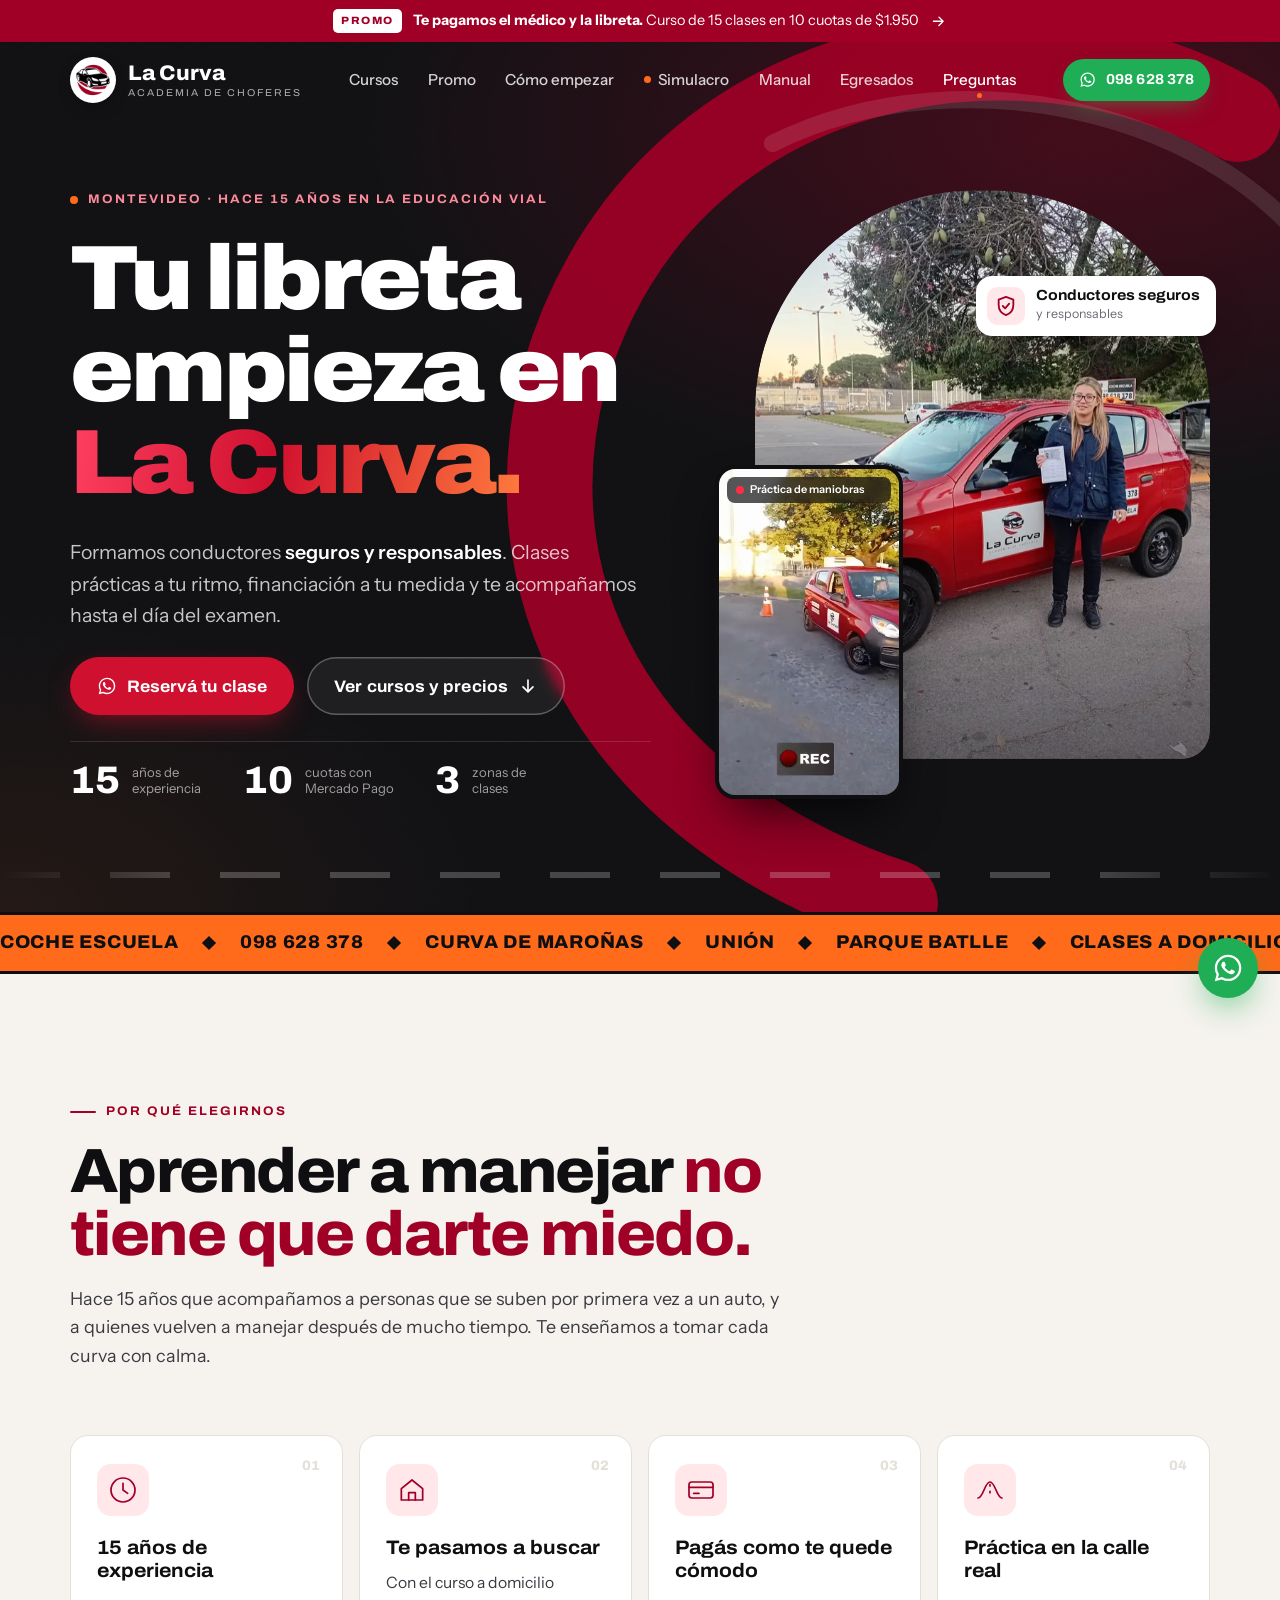
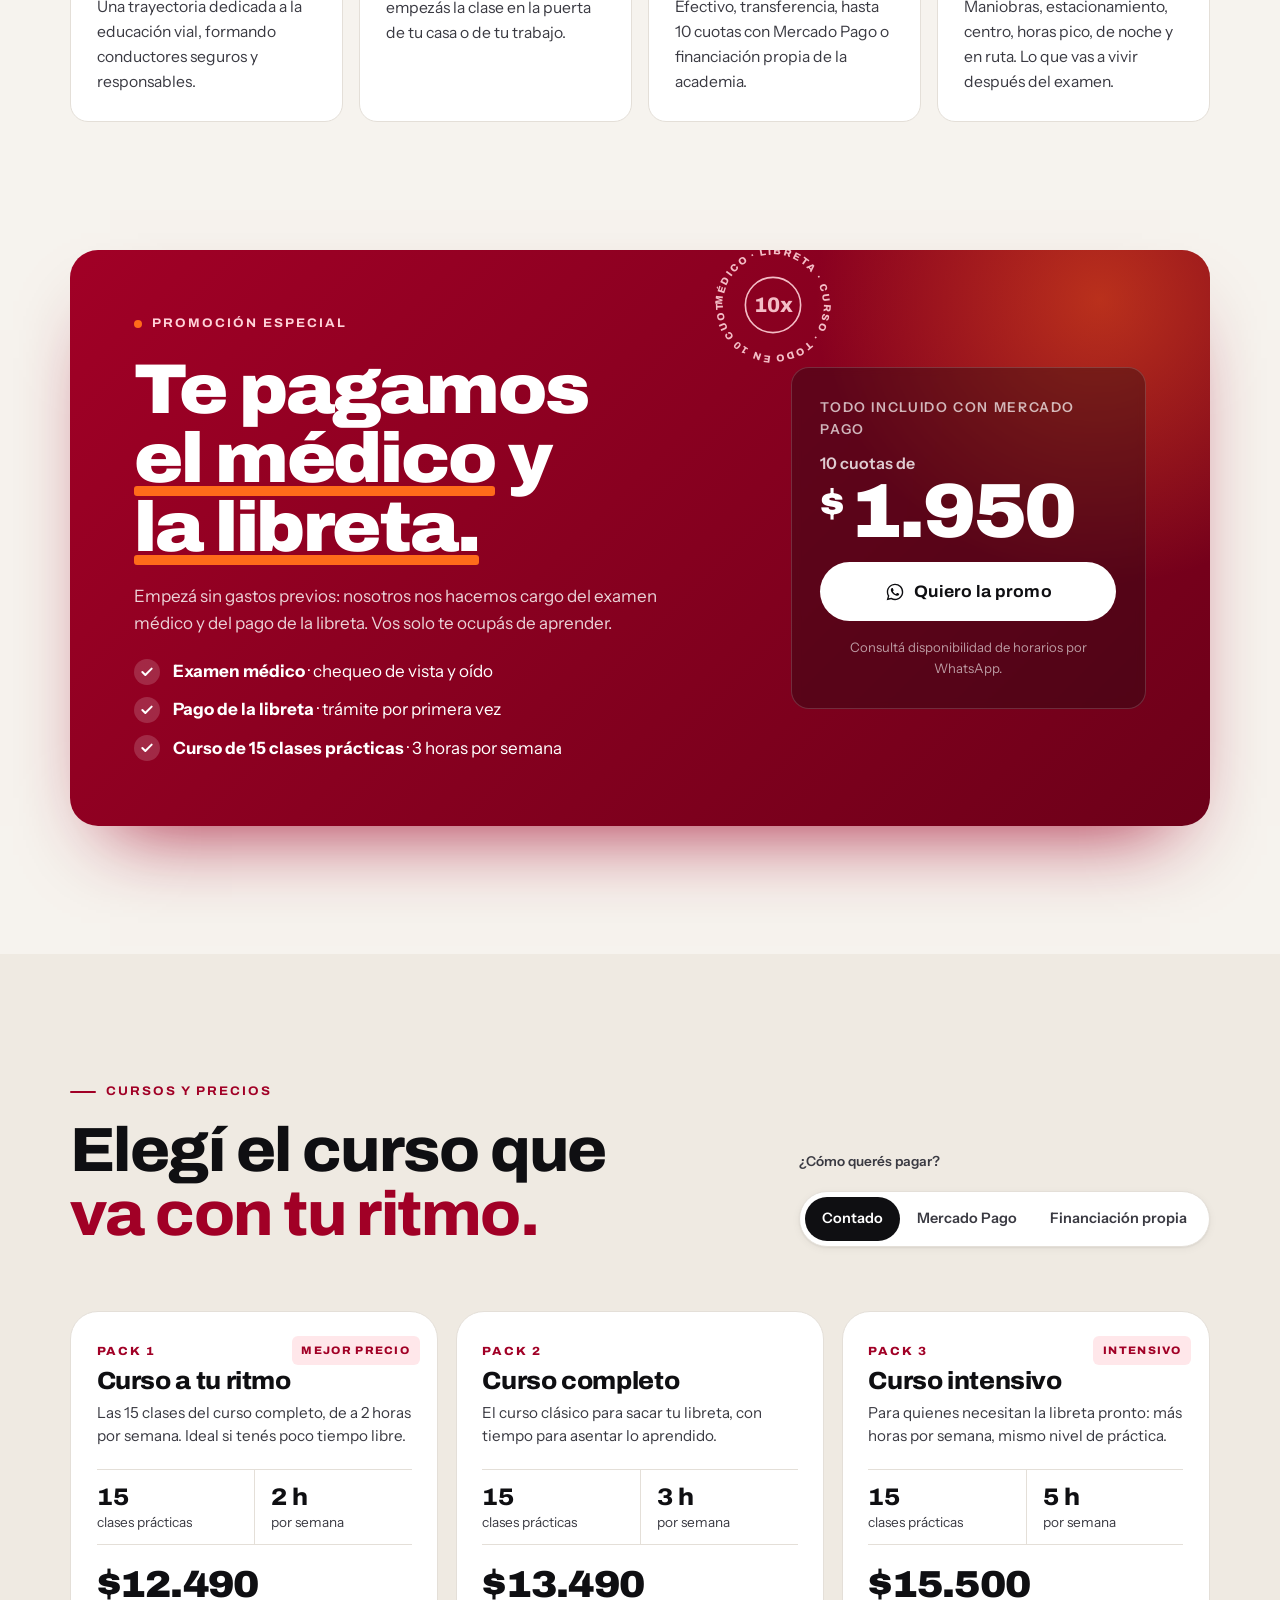
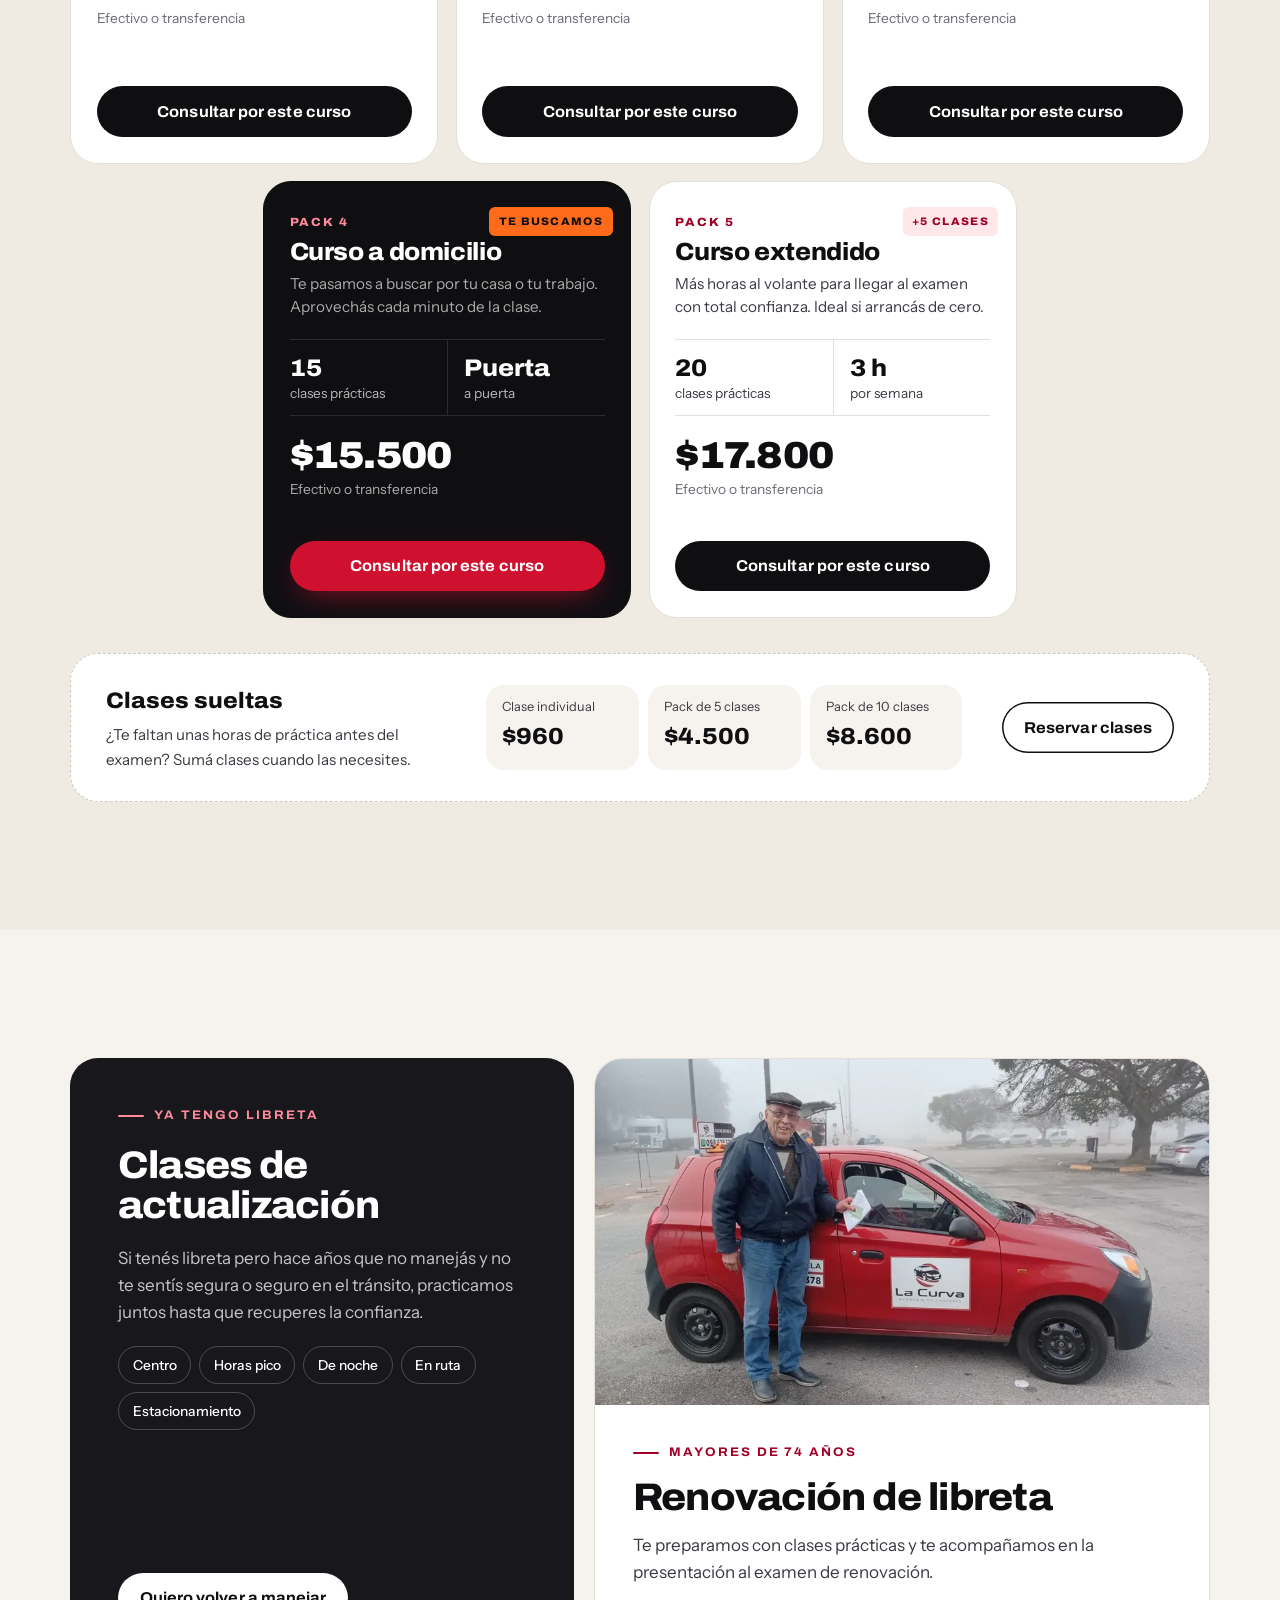
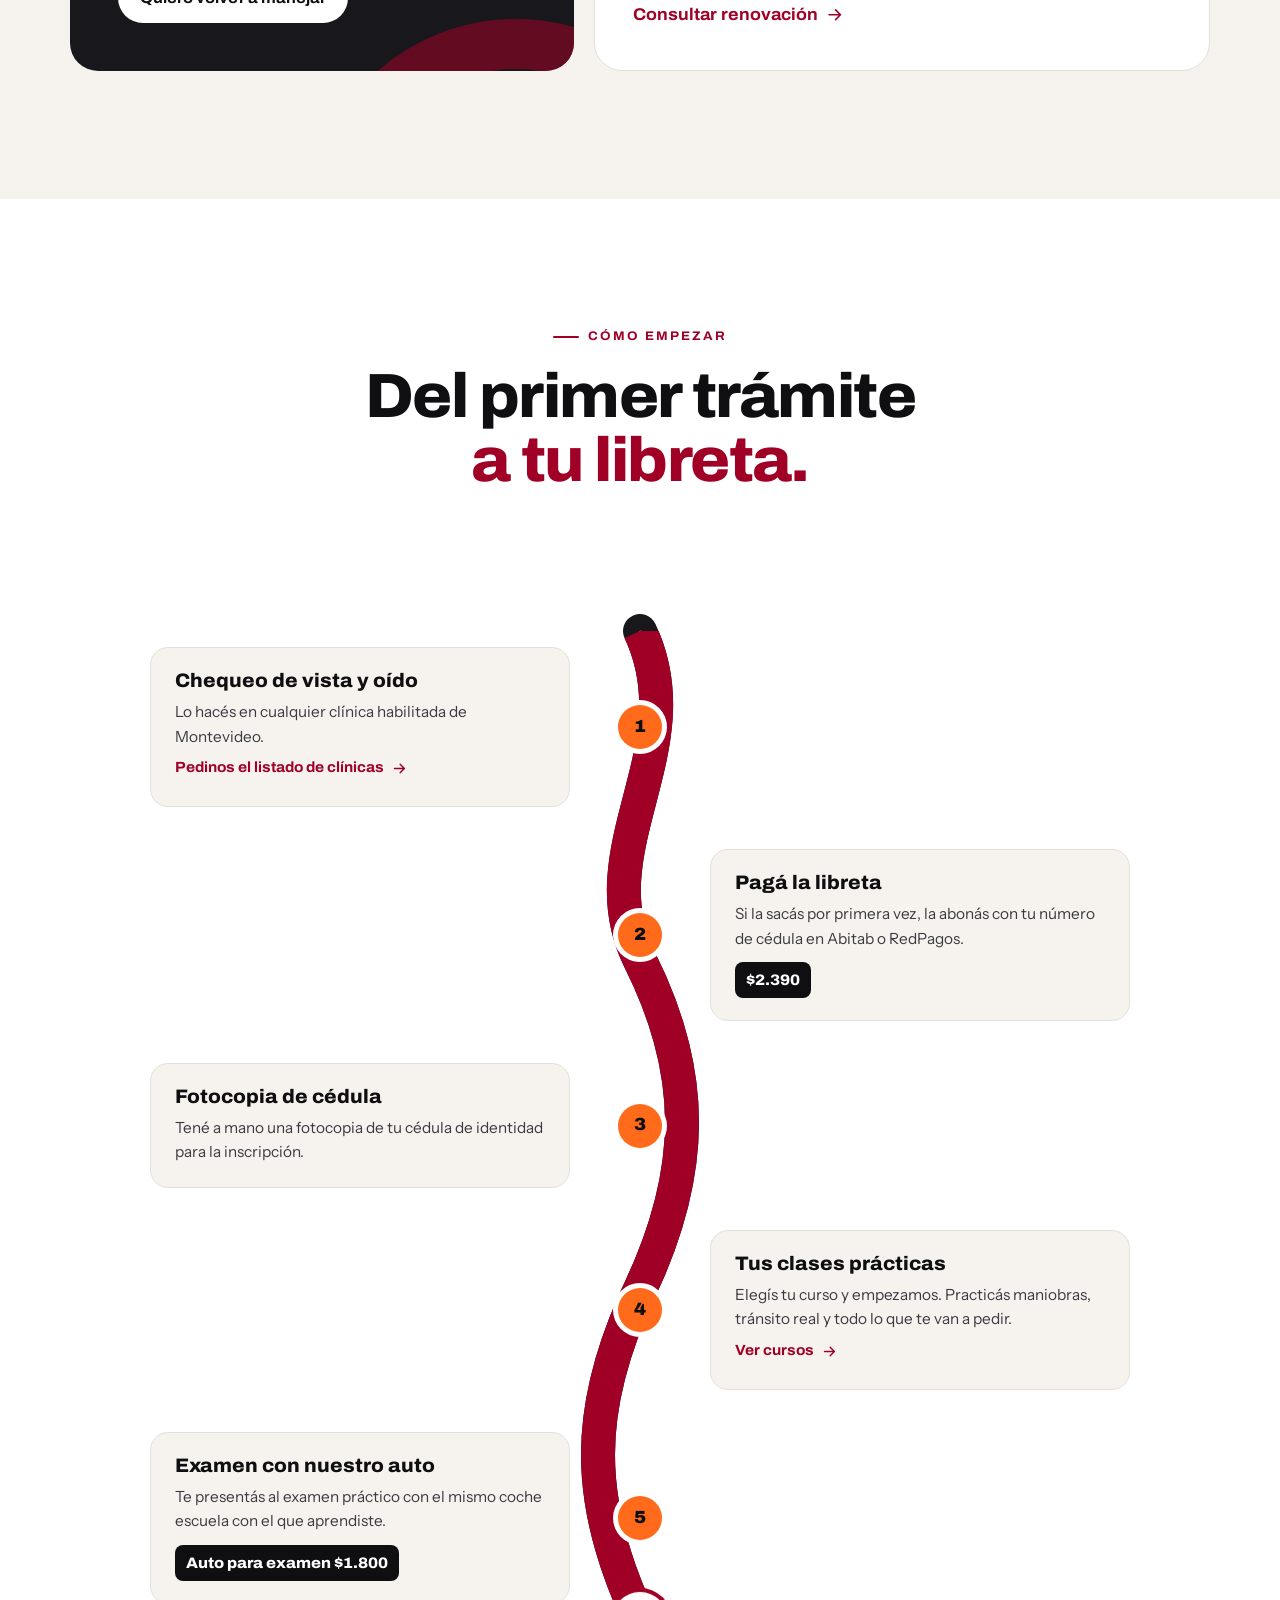
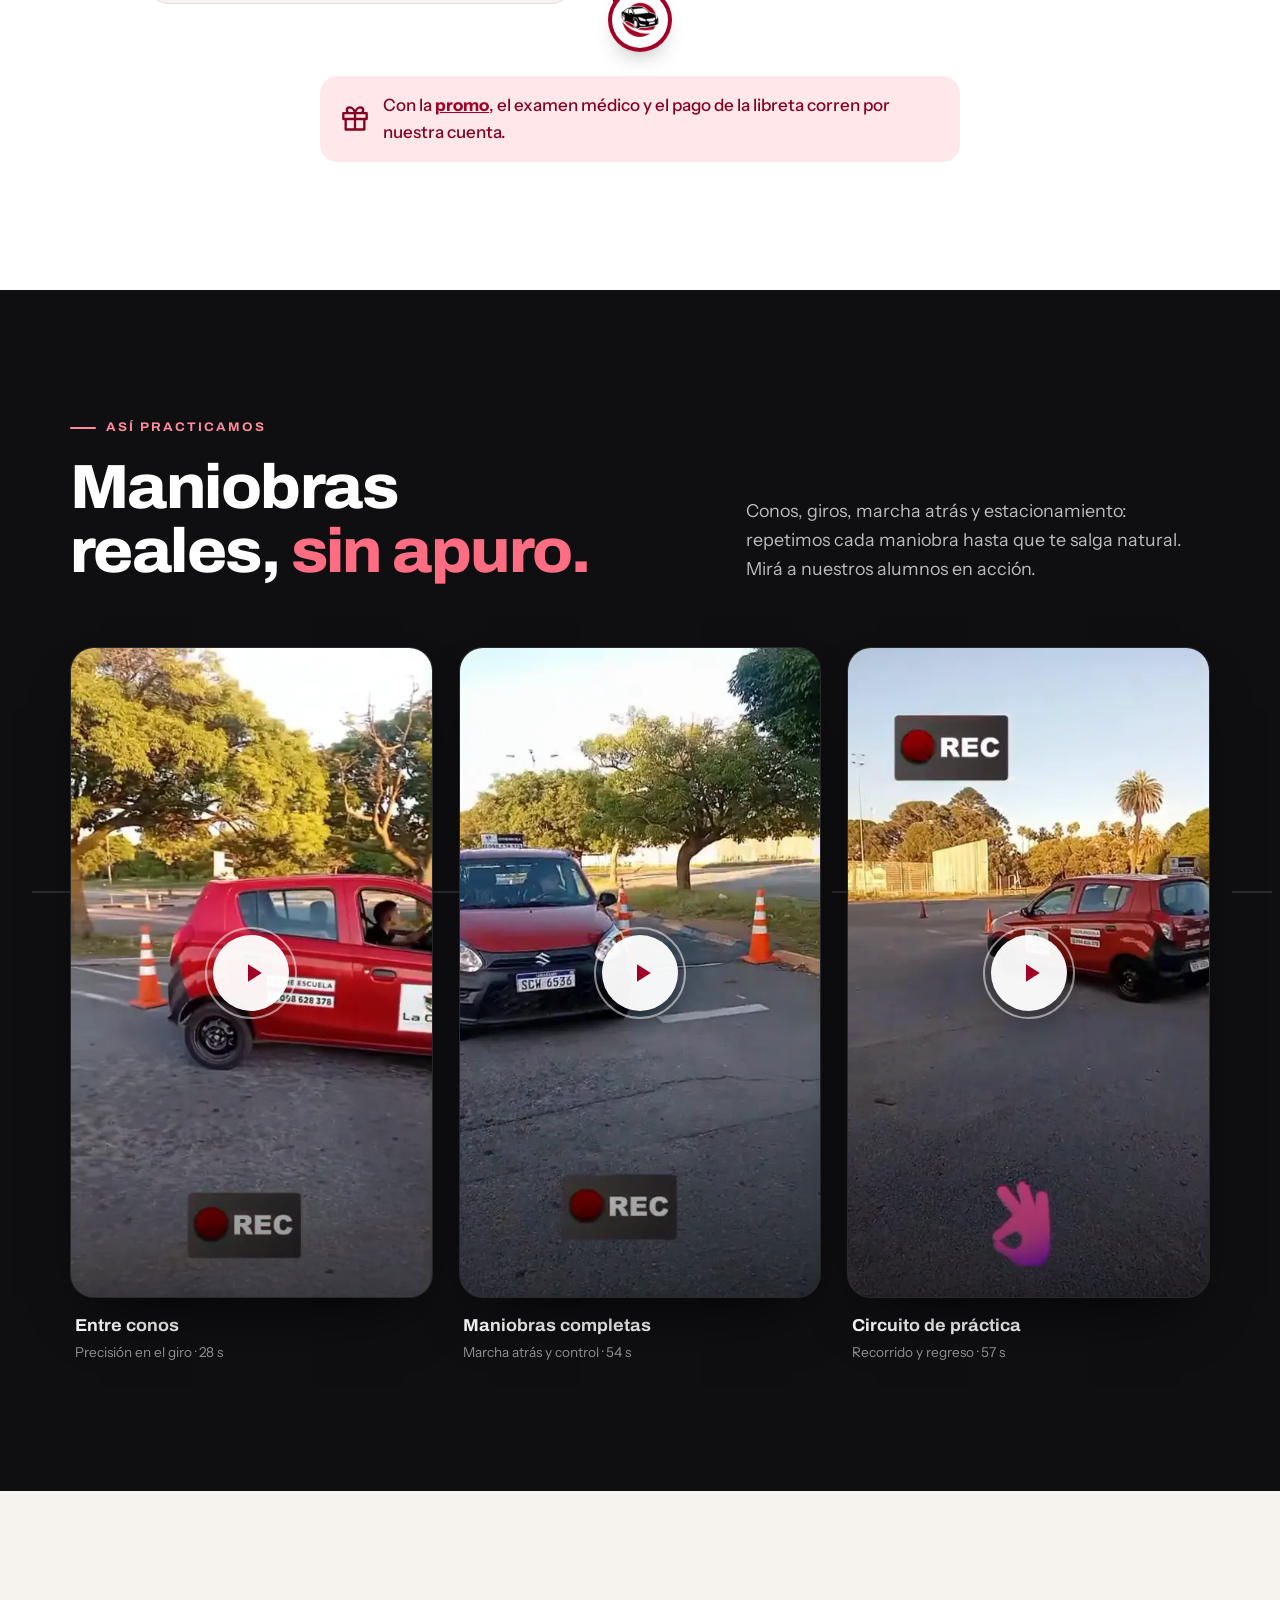
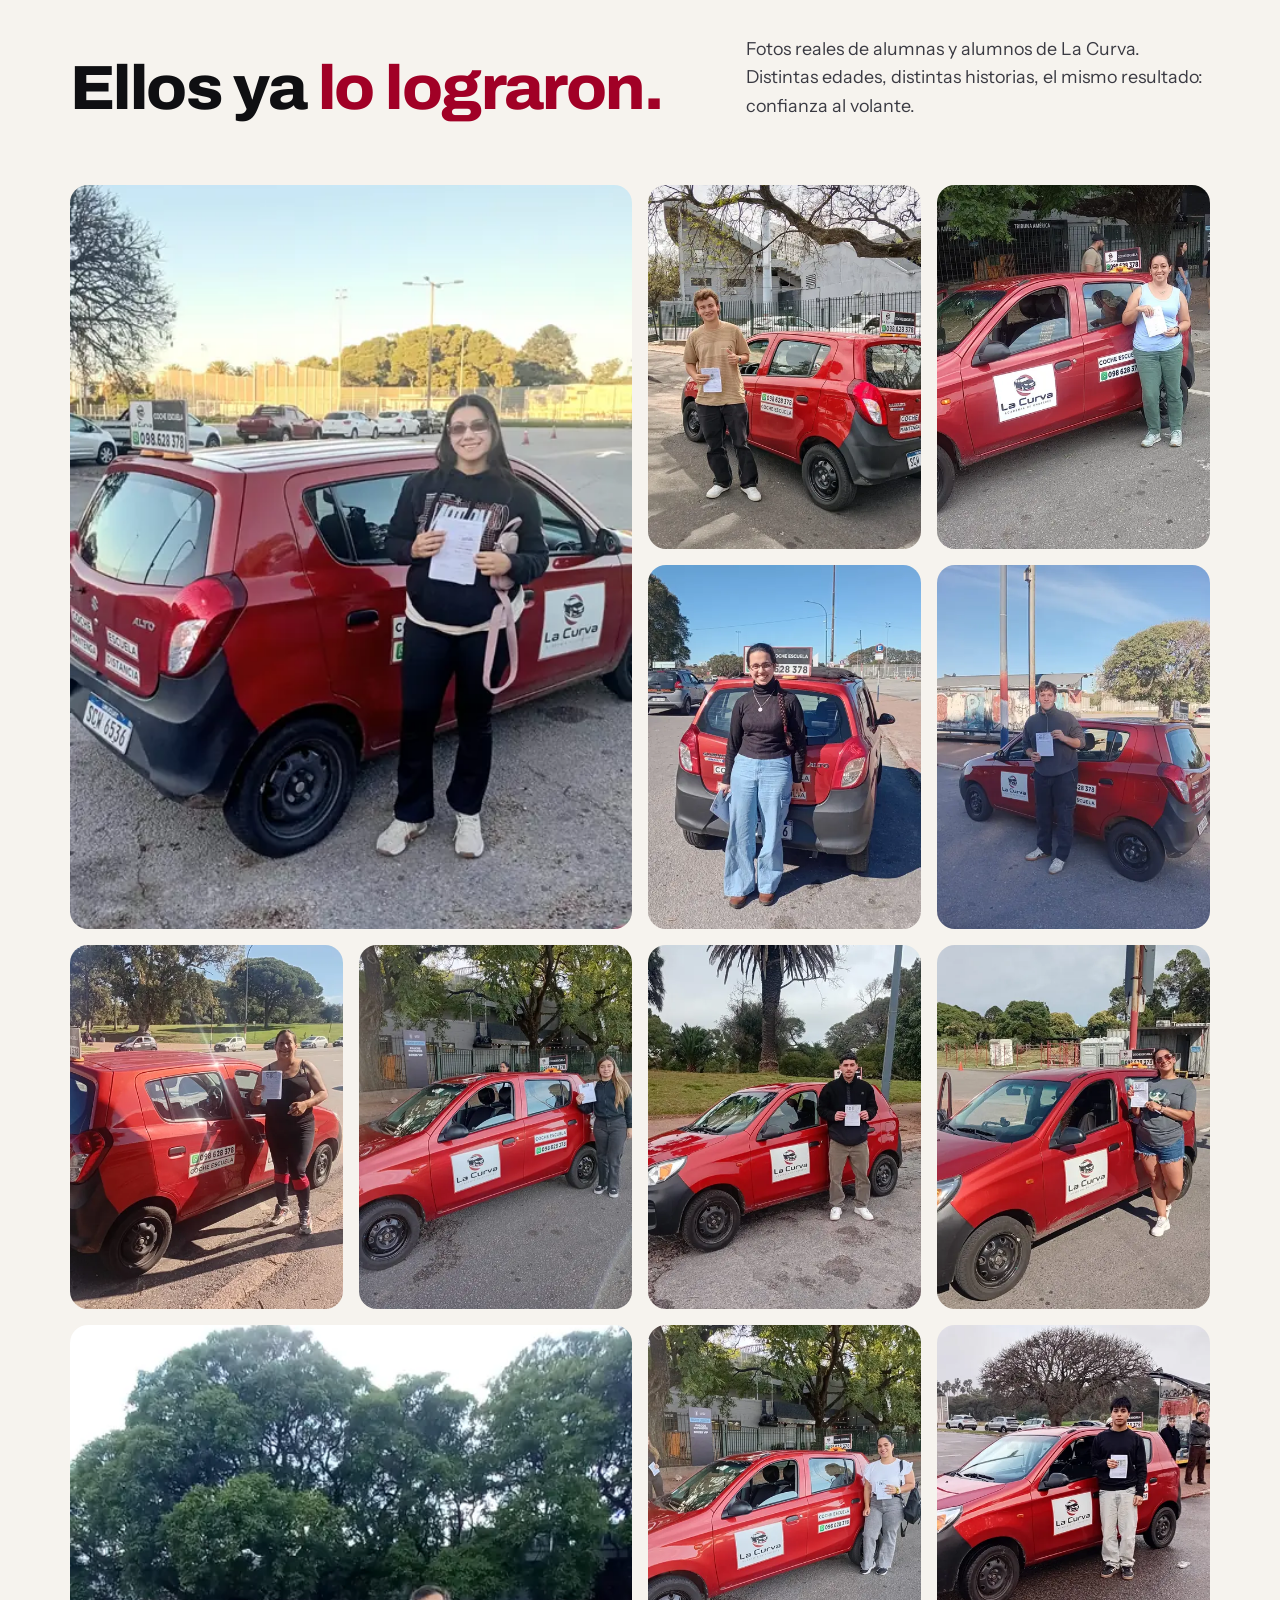
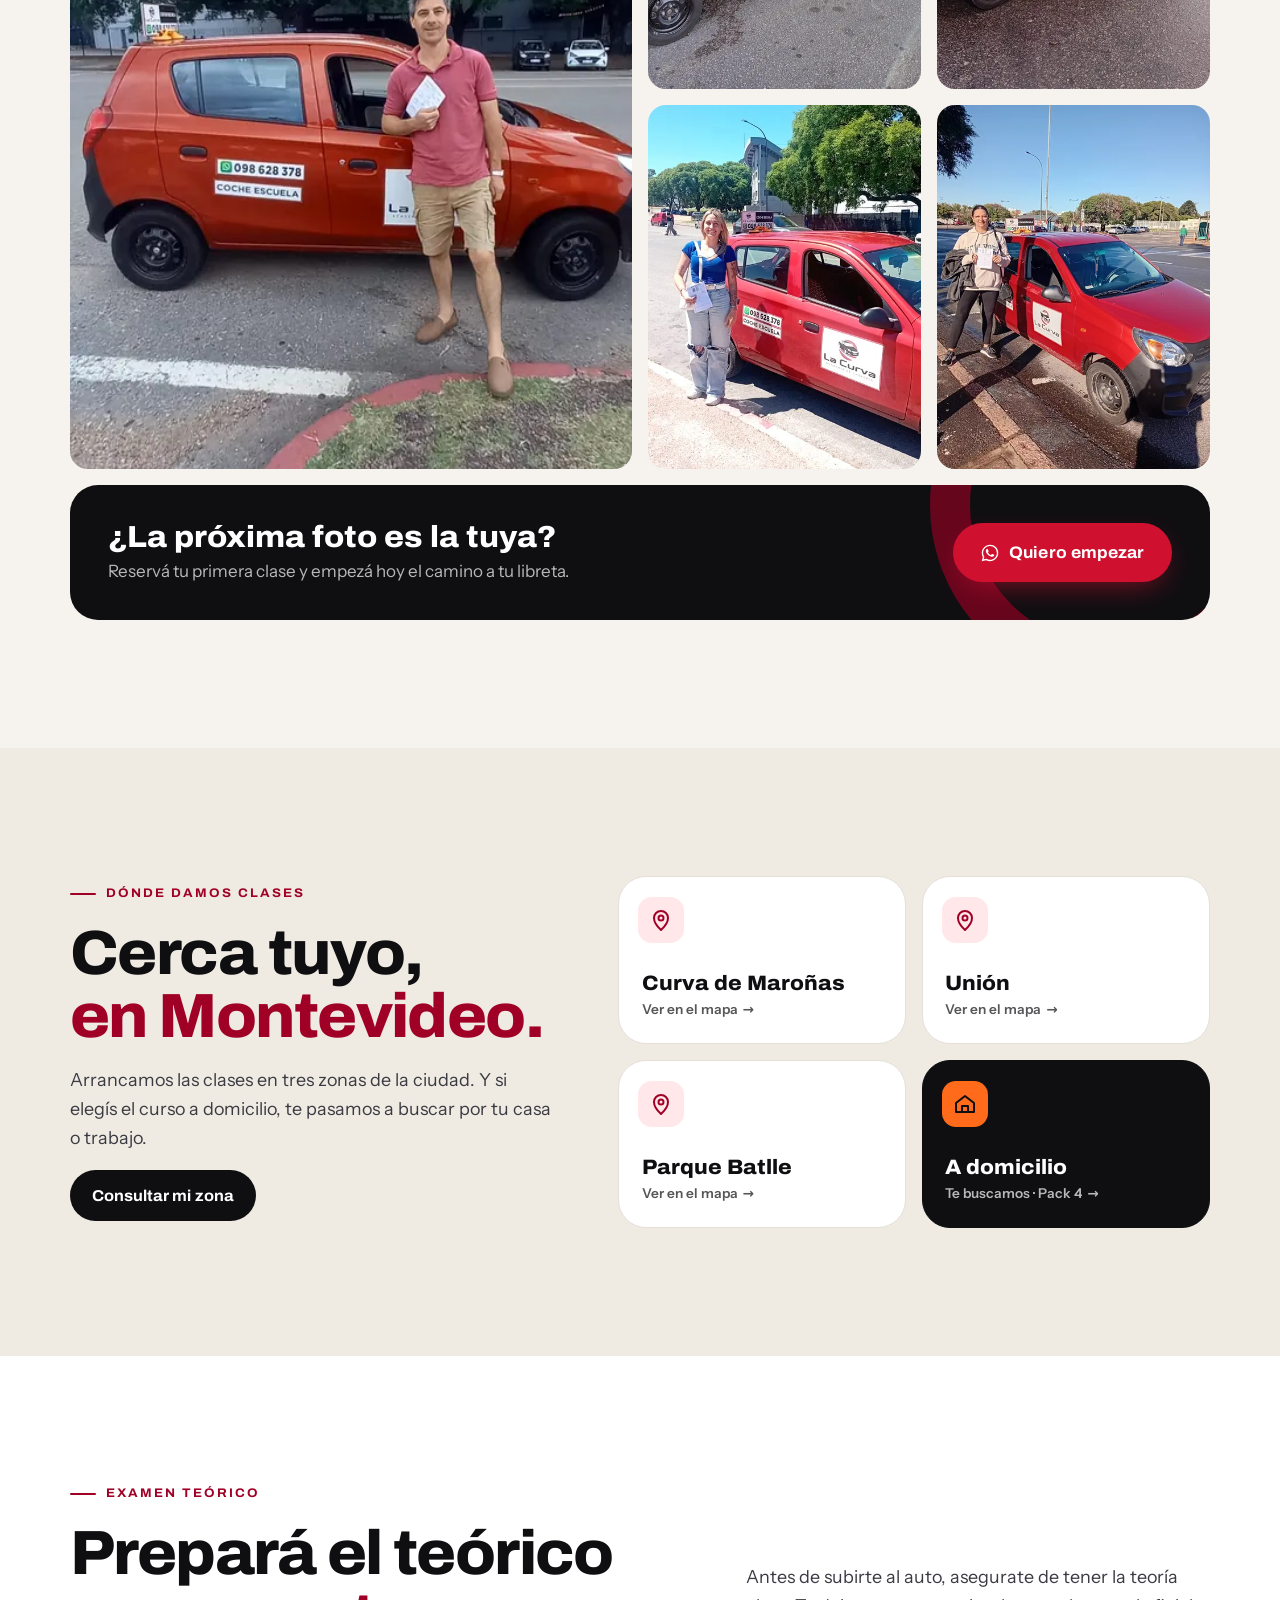
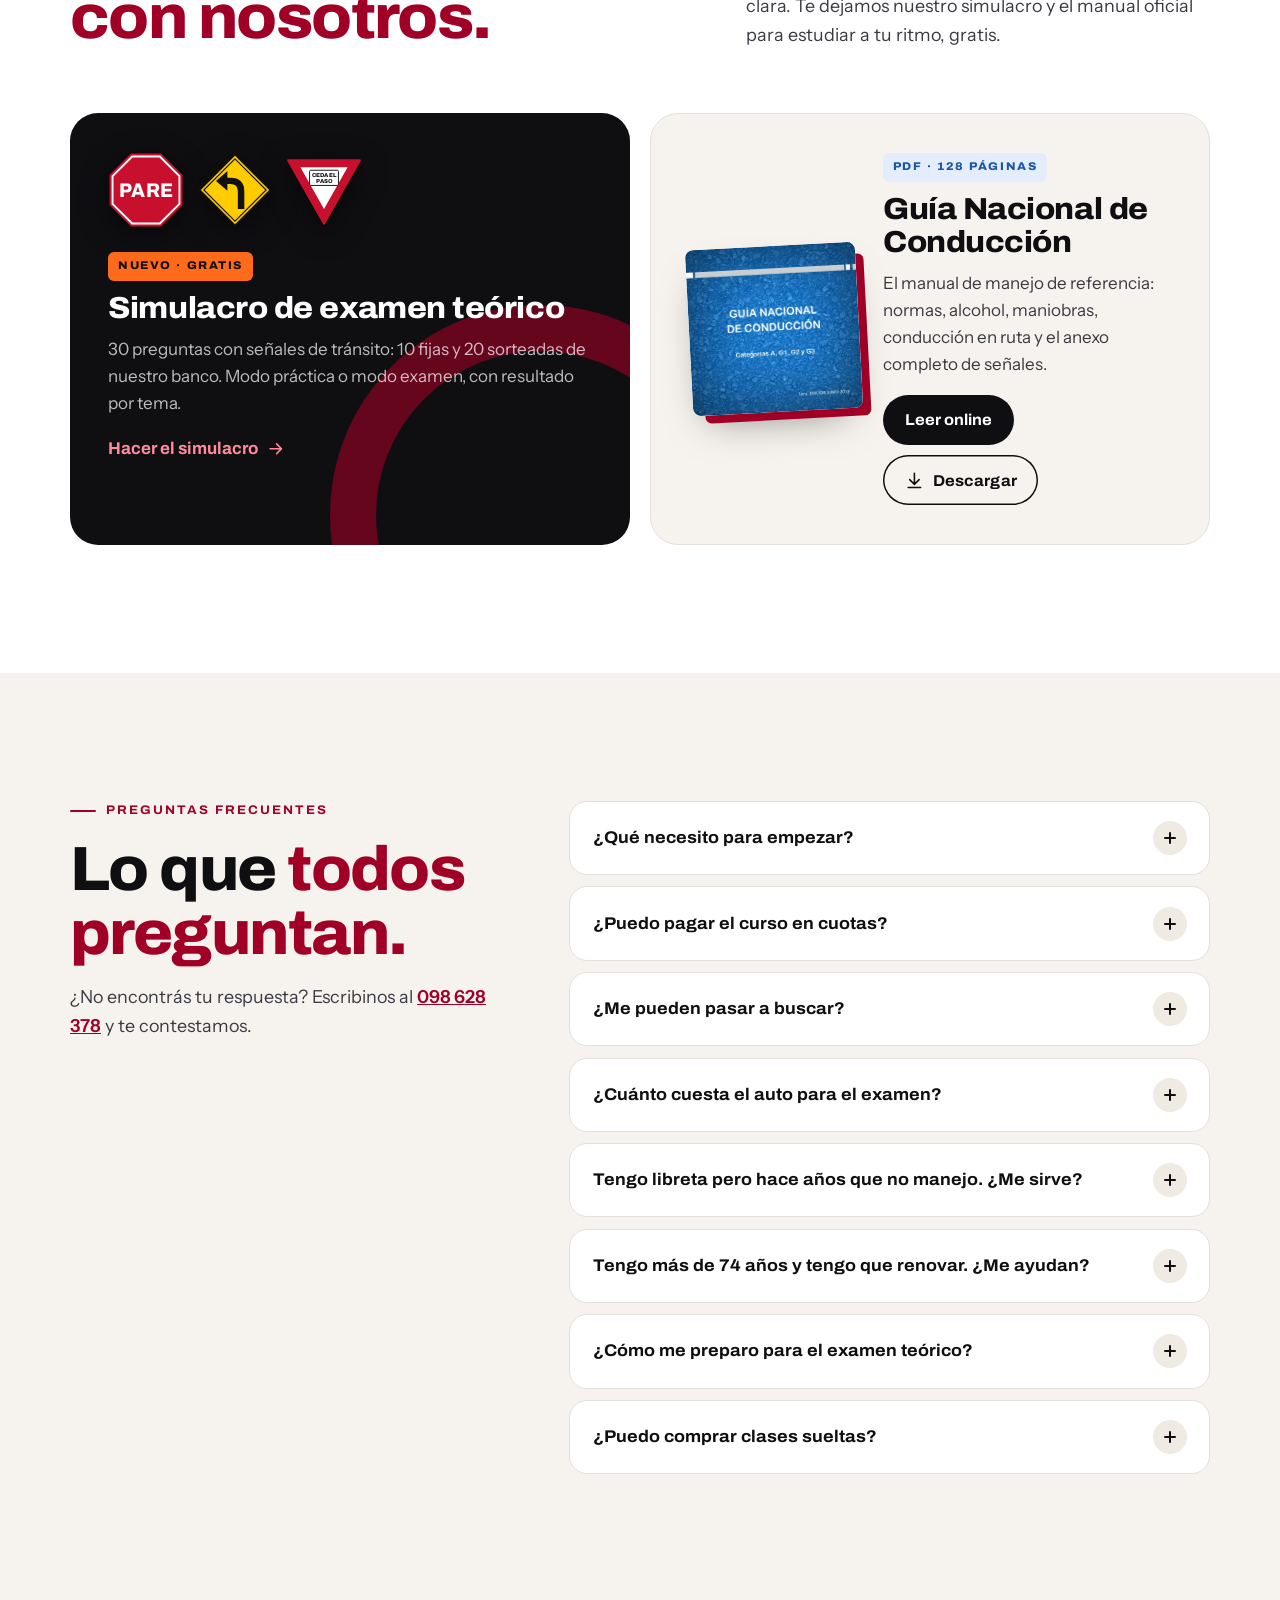
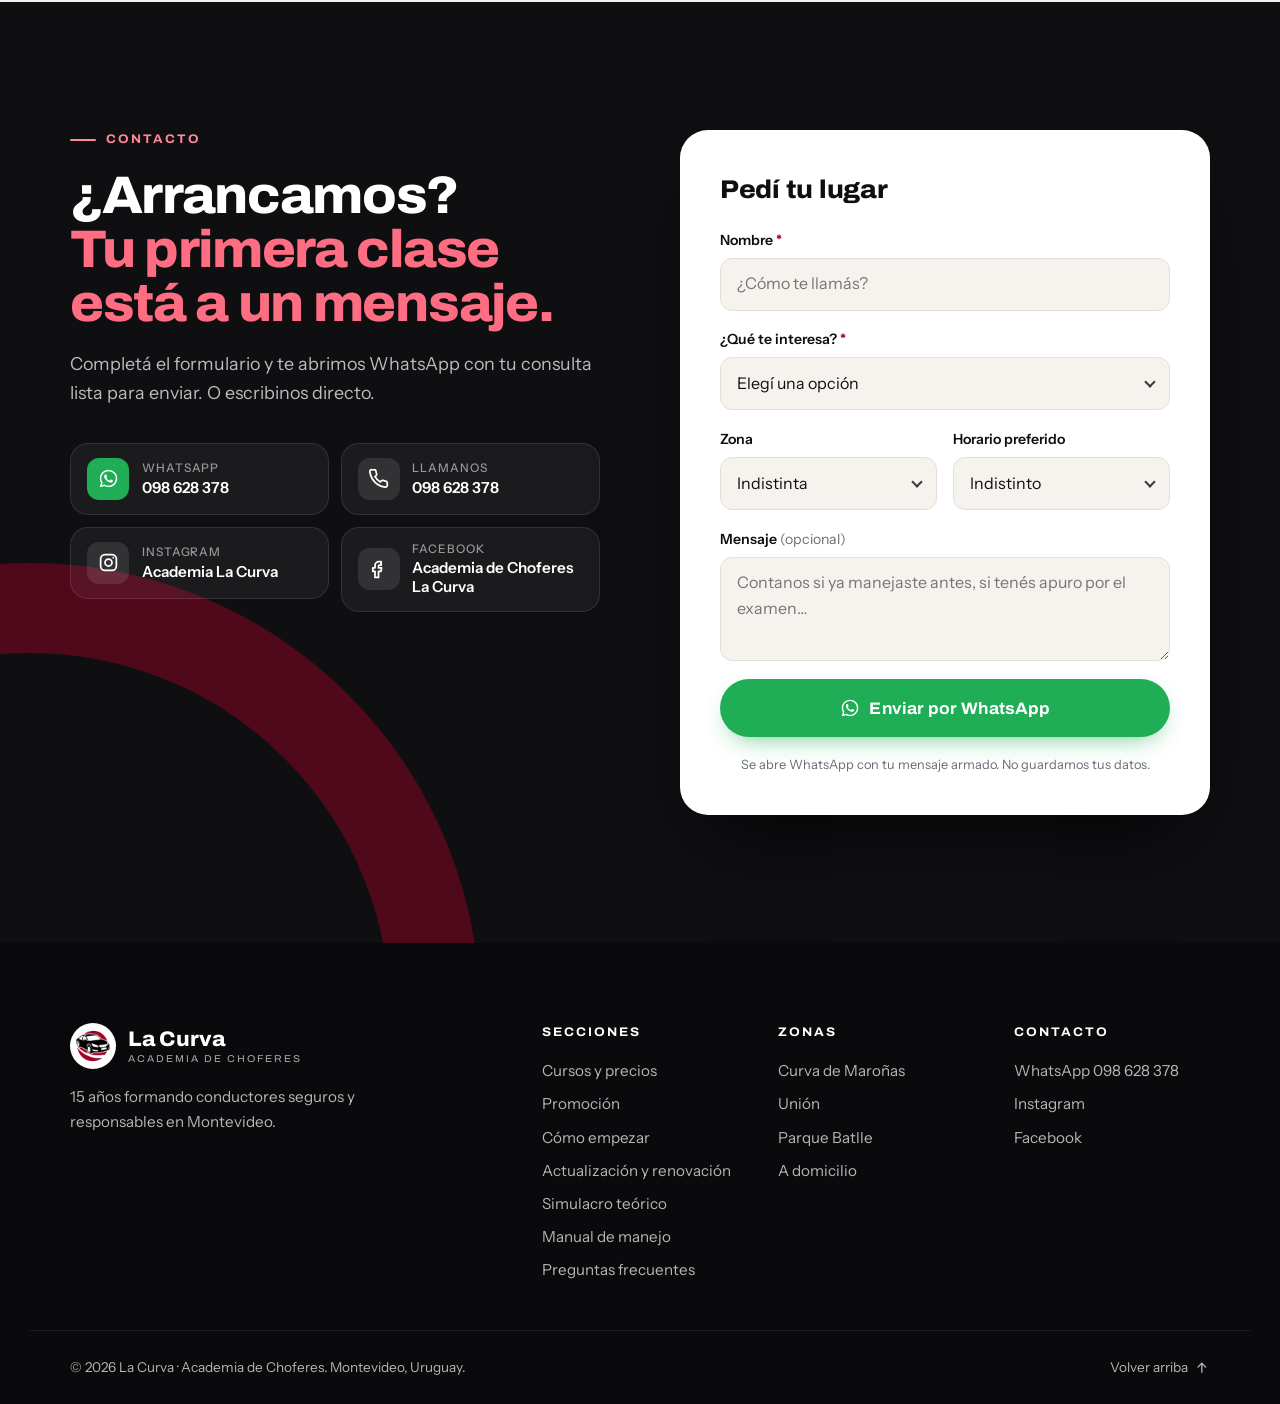
<file: index.html>
<!DOCTYPE html>
<html lang="es-UY">
<head>
  <meta charset="utf-8">
  <script>document.documentElement.classList.add('js')</script>
  <meta name="viewport" content="width=device-width, initial-scale=1">
  <title>La Curva · Academia de Choferes en Montevideo | Clases de manejo y libreta</title>
  <meta name="description" content="Academia de choferes La Curva: 15 años formando conductores seguros en Montevideo. Cursos de 15 y 20 clases prácticas desde $12.490, intensivo, a domicilio, clases de actualización y renovación. Hasta 10 cuotas con Mercado Pago. WhatsApp 098 628 378.">
  <meta name="theme-color" content="#0f0f12">
  <meta name="robots" content="index,follow">
  <meta name="format-detection" content="telephone=no">

  <!-- Open Graph / redes -->
  <meta property="og:type" content="website">
  <meta property="og:locale" content="es_UY">
  <meta property="og:site_name" content="La Curva · Academia de Choferes">
  <meta property="og:title" content="La Curva · Academia de Choferes en Montevideo">
  <meta property="og:description" content="Te pagamos el médico y la libreta. Curso de 15 clases prácticas en 10 cuotas de $1.950 con Mercado Pago. 15 años formando conductores seguros.">
  <meta property="og:image" content="assets/img/og-image.jpg">
  <meta property="og:image:width" content="1200">
  <meta property="og:image:height" content="630">
  <meta name="twitter:card" content="summary_large_image">

  <link rel="icon" type="image/png" sizes="32x32" href="assets/img/favicon-32.png">
  <link rel="apple-touch-icon" href="assets/img/apple-touch-icon.png">
  <link rel="manifest" href="site.webmanifest">

  <link rel="preload" href="assets/fonts/archivo-var.woff2" as="font" type="font/woff2" crossorigin>
  <link rel="preload" href="assets/fonts/instrument-sans-var.woff2" as="font" type="font/woff2" crossorigin>
  <link rel="preload" as="image" href="assets/img/hero-1000.webp" imagesrcset="assets/img/hero-640.webp 640w, assets/img/hero-1000.webp 1000w" imagesizes="(max-width: 900px) 90vw, 520px">
  <link rel="stylesheet" href="assets/css/styles.css">

  <script type="application/ld+json">
  {
    "@context": "https://schema.org",
    "@type": "DrivingSchool",
    "name": "La Curva · Academia de Choferes",
    "description": "Academia de choferes con 15 años de experiencia en educación vial en Montevideo. Formamos conductores seguros y responsables.",
    "telephone": "+598 98 628 378",
    "image": "assets/img/og-image.jpg",
    "logo": "assets/img/icon-512.png",
    "priceRange": "$960 – $17.800",
    "currenciesAccepted": "UYU",
    "paymentAccepted": "Efectivo, transferencia, Mercado Pago",
    "address": { "@type": "PostalAddress", "addressLocality": "Montevideo", "addressCountry": "UY" },
    "areaServed": [
      { "@type": "Place", "name": "Curva de Maroñas, Montevideo" },
      { "@type": "Place", "name": "Unión, Montevideo" },
      { "@type": "Place", "name": "Parque Batlle, Montevideo" }
    ],
    "hasOfferCatalog": {
      "@type": "OfferCatalog",
      "name": "Cursos de manejo",
      "itemListElement": [
        { "@type": "Offer", "name": "Promo: médico + libreta + curso 15 clases", "description": "Examen médico, pago de libreta y curso de 15 clases prácticas. 10 cuotas de $1.950 con Mercado Pago.", "priceCurrency": "UYU" },
        { "@type": "Offer", "name": "Pack 1 · Curso 15 clases (2 h por semana)", "price": "12490", "priceCurrency": "UYU" },
        { "@type": "Offer", "name": "Pack 2 · Curso completo 15 clases (3 h por semana)", "price": "13490", "priceCurrency": "UYU" },
        { "@type": "Offer", "name": "Pack 3 · Intensivo 15 clases (5 h por semana)", "price": "15500", "priceCurrency": "UYU" },
        { "@type": "Offer", "name": "Pack 4 · Curso a domicilio 15 clases", "price": "15500", "priceCurrency": "UYU" },
        { "@type": "Offer", "name": "Pack 5 · Curso 20 clases (3 h por semana)", "price": "17800", "priceCurrency": "UYU" },
        { "@type": "Offer", "name": "Clase práctica individual", "price": "960", "priceCurrency": "UYU" }
      ]
    }
  }
  </script>
</head>
<body>
  <a class="skip-link" href="#main">Saltar al contenido</a>

  <!-- Barra de promo -->
  <div class="promo-strip" role="region" aria-label="Promoción vigente">
    <a href="#promo" class="promo-strip__link">
      <span class="promo-strip__tag">Promo</span>
      <span class="promo-strip__text"><strong>Te pagamos el médico y la libreta.</strong> <span class="hide-sm">Curso de 15 clases en</span> 10 cuotas de $1.950</span>
      <svg class="icon" aria-hidden="true" viewBox="0 0 24 24"><path d="M5 12h14M13 6l6 6-6 6"/></svg>
    </a>
  </div>

  <!-- Header -->
  <header class="site-header" id="top">
    <div class="container site-header__inner">
      <a href="#top" class="brand" aria-label="La Curva, Academia de Choferes. Ir al inicio">
        <span class="brand__badge"><img src="assets/img/logo-mark.webp" alt="" width="44" height="44"></span>
        <span class="brand__text">
          <span class="brand__name">La Curva</span>
          <span class="brand__sub">Academia de choferes</span>
        </span>
      </a>

      <nav class="main-nav" id="main-nav" aria-label="Principal">
        <ul class="main-nav__list">
          <li><a href="#cursos">Cursos</a></li>
          <li><a href="#promo">Promo</a></li>
          <li><a href="#como-empezar">Cómo empezar</a></li>
          <li><a href="simulacro.html" class="nav-new">Simulacro</a></li>
          <li><a href="#estudiar">Manual</a></li>
          <li><a href="#egresados">Egresados</a></li>
          <li><a href="#faq">Preguntas</a></li>
        </ul>
        <a class="btn btn--wa main-nav__cta-mobile" href="https://wa.me/59898628378" data-wa="¡Hola La Curva! Quiero información sobre los cursos de manejo." target="_blank" rel="noopener">
          <svg class="icon icon--wa" aria-hidden="true" viewBox="0 0 24 24"><use href="#i-wa"/></svg> Escribinos por WhatsApp
        </a>
      </nav>

      <div class="site-header__actions">
        <a class="btn btn--wa btn--sm hide-md" href="https://wa.me/59898628378" data-wa="¡Hola La Curva! Quiero información sobre los cursos de manejo." target="_blank" rel="noopener">
          <svg class="icon icon--wa" aria-hidden="true" viewBox="0 0 24 24"><use href="#i-wa"/></svg> 098 628 378
        </a>
        <button class="nav-toggle" type="button" aria-controls="main-nav" aria-expanded="false" aria-label="Abrir menú">
          <span></span><span></span>
        </button>
      </div>
    </div>
  </header>

  <main id="main">

    <!-- HERO -->
    <section class="hero" aria-labelledby="hero-title">
      <div class="hero__bg" aria-hidden="true">
        <svg class="hero__arc" viewBox="0 0 800 800" preserveAspectRatio="xMidYMid slice">
          <path class="hero__arc-path" d="M640 120 C 470 20, 170 60, 90 330 C 40 520, 150 690, 360 760"/>
          <path class="hero__arc-path hero__arc-path--thin" d="M720 260 C 650 120, 420 60, 260 140"/>
        </svg>
        <div class="hero__lane"></div>
      </div>

      <div class="container hero__grid">
        <div class="hero__copy">
          <p class="eyebrow eyebrow--light reveal"><span class="eyebrow__dot"></span>Montevideo · Hace 15 años en la educación vial</p>
          <h1 class="hero__title" id="hero-title">
            <span class="line"><span>Tu libreta</span></span>
            <span class="line"><span>empieza en</span></span>
            <span class="line"><span class="hero__accent">La Curva.</span></span>
          </h1>
          <p class="hero__lead reveal" style="--d:.35s">Formamos conductores <strong>seguros y responsables</strong>. Clases prácticas a tu ritmo, financiación a tu medida y te acompañamos hasta el día del examen.</p>
          <div class="hero__ctas reveal" style="--d:.45s">
            <a class="btn btn--primary btn--lg" href="https://wa.me/59898628378" data-wa="¡Hola La Curva! Quiero reservar mi primera clase de manejo." target="_blank" rel="noopener">
              <svg class="icon icon--wa" aria-hidden="true" viewBox="0 0 24 24"><use href="#i-wa"/></svg>
              Reservá tu clase
            </a>
            <a class="btn btn--ghost btn--lg" href="#cursos">
              Ver cursos y precios
              <svg class="icon" aria-hidden="true" viewBox="0 0 24 24"><path d="M12 5v14M6 13l6 6 6-6"/></svg>
            </a>
          </div>
          <ul class="hero__facts reveal" style="--d:.55s">
            <li><strong>15</strong><span>años de<br>experiencia</span></li>
            <li><strong>10</strong><span>cuotas con<br>Mercado Pago</span></li>
            <li><strong>3</strong><span>zonas de<br>clases</span></li>
          </ul>
        </div>

        <div class="hero__visual" aria-label="Alumna de La Curva junto al coche escuela">
          <div class="hero__photo" data-parallax="0.06">
            <img src="assets/img/hero-1000.webp" srcset="assets/img/hero-640.webp 640w, assets/img/hero-1000.webp 1000w" sizes="(max-width: 900px) 90vw, 520px" width="1000" height="1333" alt="Alumna sonriente con su formulario de examen junto al coche escuela rojo de La Curva al atardecer" fetchpriority="high">
          </div>
          <div class="hero__video" data-parallax="-0.08">
            <video src="assets/video/hero-loop.mp4" poster="assets/video/hero-loop.webp" muted loop playsinline autoplay preload="metadata" aria-hidden="true" tabindex="-1"></video>
            <span class="hero__video-tag"><span class="rec"></span>Práctica de maniobras</span>
          </div>
          <div class="hero__chip" data-parallax="0.12">
            <span class="hero__chip-icon" aria-hidden="true">
              <svg viewBox="0 0 24 24"><path d="M12 2 4 5v6c0 5 3.4 9.3 8 11 4.6-1.7 8-6 8-11V5l-8-3Z"/><path d="m8.5 12 2.5 2.5 4.5-5"/></svg>
            </span>
            <span><strong>Conductores seguros</strong><small>y responsables</small></span>
          </div>
        </div>
      </div>
    </section>

    <!-- Cinta tipo cartel de techo -->
    <div class="ticker" aria-hidden="true">
      <div class="ticker__track">
        <span>Coche escuela</span><i></i><span>098 628 378</span><i></i><span>Curva de Maroñas</span><i></i><span>Unión</span><i></i><span>Parque Batlle</span><i></i><span>Clases a domicilio</span><i></i>
        <span>Coche escuela</span><i></i><span>098 628 378</span><i></i><span>Curva de Maroñas</span><i></i><span>Unión</span><i></i><span>Parque Batlle</span><i></i><span>Clases a domicilio</span><i></i>
      </div>
    </div>

    <!-- POR QUÉ LA CURVA -->
    <section class="section why" id="por-que" aria-labelledby="why-title">
      <div class="container">
        <div class="section-head">
          <p class="eyebrow reveal">Por qué elegirnos</p>
          <h2 class="section-title reveal" id="why-title" style="--d:.08s">Aprender a manejar <em>no tiene que darte miedo.</em></h2>
          <p class="section-lead reveal" style="--d:.16s">Hace 15 años que acompañamos a personas que se suben por primera vez a un auto, y a quienes vuelven a manejar después de mucho tiempo. Te enseñamos a tomar cada curva con calma.</p>
        </div>

        <ol class="why__grid">
          <li class="why-card reveal">
            <span class="why-card__num">01</span>
            <svg class="why-card__icon" aria-hidden="true" viewBox="0 0 48 48"><circle cx="24" cy="24" r="18"/><path d="M24 14v10l7 5"/></svg>
            <h3>15 años de experiencia</h3>
            <p>Una trayectoria dedicada a la educación vial, formando conductores seguros y responsables.</p>
          </li>
          <li class="why-card reveal" style="--d:.08s">
            <span class="why-card__num">02</span>
            <svg class="why-card__icon" aria-hidden="true" viewBox="0 0 48 48"><path d="M8 22 24 9l16 13v17H8z"/><path d="M19 39V28h10v11"/></svg>
            <h3>Te pasamos a buscar</h3>
            <p>Con el curso a domicilio empezás la clase en la puerta de tu casa o de tu trabajo.</p>
          </li>
          <li class="why-card reveal" style="--d:.16s">
            <span class="why-card__num">03</span>
            <svg class="why-card__icon" aria-hidden="true" viewBox="0 0 48 48"><rect x="6" y="12" width="36" height="24" rx="4"/><path d="M6 20h36M13 29h8"/></svg>
            <h3>Pagás como te quede cómodo</h3>
            <p>Efectivo, transferencia, hasta 10 cuotas con Mercado Pago o financiación propia de la academia.</p>
          </li>
          <li class="why-card reveal" style="--d:.24s">
            <span class="why-card__num">04</span>
            <svg class="why-card__icon" aria-hidden="true" viewBox="0 0 48 48"><path d="M6 36c8 0 10-24 18-24s10 24 18 24"/><path d="M24 16v4M24 26v4" stroke-dasharray="2 4"/></svg>
            <h3>Práctica en la calle real</h3>
            <p>Maniobras, estacionamiento, centro, horas pico, de noche y en ruta. Lo que vas a vivir después del examen.</p>
          </li>
        </ol>
      </div>
    </section>

    <!-- PROMO -->
    <section class="section promo" id="promo" aria-labelledby="promo-title">
      <div class="container">
        <div class="promo__card reveal">
          <div class="promo__glow" aria-hidden="true"></div>
          <div class="promo__content">
            <p class="eyebrow eyebrow--light"><span class="eyebrow__dot"></span>Promoción especial</p>
            <h2 class="promo__title" id="promo-title">Te pagamos <span>el médico</span> y <span>la libreta.</span></h2>
            <p class="promo__lead">Empezá sin gastos previos: nosotros nos hacemos cargo del examen médico y del pago de la libreta. Vos solo te ocupás de aprender.</p>

            <ul class="promo__list">
              <li>
                <svg class="icon" aria-hidden="true" viewBox="0 0 24 24"><path d="m5 12 4.5 4.5L19 7"/></svg>
                <span><strong>Examen médico</strong> · chequeo de vista y oído</span>
              </li>
              <li>
                <svg class="icon" aria-hidden="true" viewBox="0 0 24 24"><path d="m5 12 4.5 4.5L19 7"/></svg>
                <span><strong>Pago de la libreta</strong> · trámite por primera vez</span>
              </li>
              <li>
                <svg class="icon" aria-hidden="true" viewBox="0 0 24 24"><path d="m5 12 4.5 4.5L19 7"/></svg>
                <span><strong>Curso de 15 clases prácticas</strong> · 3 horas por semana</span>
              </li>
            </ul>
          </div>

          <div class="promo__price">
            <p class="promo__price-label">Todo incluido con Mercado Pago</p>
            <p class="promo__price-value"><small>10 cuotas de</small><span class="cur">$</span>1.950</p>
            <a class="btn btn--light btn--lg btn--block" href="https://wa.me/59898628378" data-wa="¡Hola La Curva! Quiero la promo: ustedes pagan el médico y la libreta + curso de 15 clases en 10 cuotas de $1.950." target="_blank" rel="noopener">
              <svg class="icon icon--wa" aria-hidden="true" viewBox="0 0 24 24"><use href="#i-wa"/></svg>
              Quiero la promo
            </a>
            <p class="promo__fine">Consultá disponibilidad de horarios por WhatsApp.</p>
          </div>

          <svg class="promo__stamp" aria-hidden="true" viewBox="0 0 160 160">
            <defs><path id="stamp-circle" d="M80 80m-62 0a62 62 0 1 1 124 0a62 62 0 1 1-124 0"/></defs>
            <text><textPath href="#stamp-circle">MÉDICO · LIBRETA · CURSO · TODO EN 10 CUOTAS · </textPath></text>
            <circle cx="80" cy="80" r="34"/>
            <text x="80" y="88" text-anchor="middle" class="promo__stamp-center">10x</text>
          </svg>
        </div>
      </div>
    </section>

    <!-- CURSOS -->
    <section class="section courses" id="cursos" aria-labelledby="courses-title">
      <div class="container">
        <div class="section-head section-head--split">
          <div>
            <p class="eyebrow reveal">Cursos y precios</p>
            <h2 class="section-title reveal" id="courses-title" style="--d:.08s">Elegí el curso que <em>va con tu ritmo.</em></h2>
          </div>
          <div class="pay-switch reveal" style="--d:.16s">
            <p class="pay-switch__label" id="pay-label">¿Cómo querés pagar?</p>
            <div class="pay-switch__options" role="radiogroup" aria-labelledby="pay-label">
              <button type="button" role="radio" aria-checked="true" data-pay="contado">Contado</button>
              <button type="button" role="radio" aria-checked="false" data-pay="mp">Mercado Pago</button>
              <button type="button" role="radio" aria-checked="false" data-pay="propia">Financiación propia</button>
              <span class="pay-switch__pill" aria-hidden="true"></span>
            </div>
          </div>
        </div>

        <div class="courses__grid" data-pay-mode="contado" aria-live="polite">
          <!-- Pack 1 -->
          <article class="course reveal">
            <span class="course__badge">Mejor precio</span>
            <header class="course__head">
              <span class="course__pack">Pack 1</span>
              <h3 class="course__name">Curso a tu ritmo</h3>
              <p class="course__desc">Las 15 clases del curso completo, de a 2 horas por semana. Ideal si tenés poco tiempo libre.</p>
            </header>
            <ul class="course__specs">
              <li><strong>15</strong> clases prácticas</li>
              <li><strong>2 h</strong> por semana</li>
            </ul>
            <div class="course__price">
              <div class="price" data-mode="contado"><span class="price__main">$12.490</span><span class="price__note">Efectivo o transferencia</span></div>
              <div class="price" data-mode="mp"><span class="price__main"><small>10 cuotas de</small> $1.360</span><span class="price__note">Con Mercado Pago</span></div>
              <div class="price" data-mode="propia">
                <span class="price__main"><small>2 cuotas de</small> $6.800</span>
                <span class="price__note">o <strong>3 cuotas de $4.550</strong></span>
              </div>
            </div>
            <a class="btn btn--dark btn--block" href="https://wa.me/59898628378" data-wa="¡Hola La Curva! Me interesa el Pack 1 · Curso de 15 clases (2 h por semana)." target="_blank" rel="noopener">Consultar por este curso</a>
          </article>

          <!-- Pack 2 -->
          <article class="course reveal" style="--d:.06s">
            <header class="course__head">
              <span class="course__pack">Pack 2</span>
              <h3 class="course__name">Curso completo</h3>
              <p class="course__desc">El curso clásico para sacar tu libreta, con tiempo para asentar lo aprendido.</p>
            </header>
            <ul class="course__specs">
              <li><strong>15</strong> clases prácticas</li>
              <li><strong>3 h</strong> por semana</li>
            </ul>
            <div class="course__price">
              <div class="price" data-mode="contado"><span class="price__main">$13.490</span><span class="price__note">Efectivo o transferencia</span></div>
              <div class="price" data-mode="mp"><span class="price__main"><small>10 cuotas de</small> $1.470</span><span class="price__note">Con Mercado Pago</span></div>
              <div class="price" data-mode="propia">
                <span class="price__main"><small>2 cuotas de</small> $7.345</span>
                <span class="price__note">o <strong>3 cuotas de $4.900</strong>, que se abonan en las clases 1, 7 y 14</span>
              </div>
            </div>
            <a class="btn btn--dark btn--block" href="https://wa.me/59898628378" data-wa="¡Hola La Curva! Me interesa el Pack 2 · Curso completo de 15 clases (3 h por semana)." target="_blank" rel="noopener">Consultar por este curso</a>
          </article>

          <!-- Pack 3 -->
          <article class="course reveal" style="--d:.12s">
            <span class="course__badge">Intensivo</span>
            <header class="course__head">
              <span class="course__pack">Pack 3</span>
              <h3 class="course__name">Curso intensivo</h3>
              <p class="course__desc">Para quienes necesitan la libreta pronto: más horas por semana, mismo nivel de práctica.</p>
            </header>
            <ul class="course__specs">
              <li><strong>15</strong> clases prácticas</li>
              <li><strong>5 h</strong> por semana</li>
            </ul>
            <div class="course__price">
              <div class="price" data-mode="contado"><span class="price__main">$15.500</span><span class="price__note">Efectivo o transferencia</span></div>
              <div class="price" data-mode="mp"><span class="price__main"><small>10 cuotas de</small> $1.685</span><span class="price__note">Con Mercado Pago</span></div>
              <div class="price price--na" data-mode="propia"><span class="price__main price__main--sm">Consultanos</span><span class="price__note">Este curso se abona al contado o con Mercado Pago</span></div>
            </div>
            <a class="btn btn--dark btn--block" href="https://wa.me/59898628378" data-wa="¡Hola La Curva! Me interesa el Pack 3 · Curso intensivo de 15 clases (5 h por semana)." target="_blank" rel="noopener">Consultar por este curso</a>
          </article>

          <!-- Pack 4 -->
          <article class="course course--featured reveal" style="--d:.18s">
            <span class="course__badge course__badge--light">Te buscamos</span>
            <header class="course__head">
              <span class="course__pack">Pack 4</span>
              <h3 class="course__name">Curso a domicilio</h3>
              <p class="course__desc">Te pasamos a buscar por tu casa o tu trabajo. Aprovechás cada minuto de la clase.</p>
            </header>
            <ul class="course__specs">
              <li><strong>15</strong> clases prácticas</li>
              <li><strong>Puerta</strong> a puerta</li>
            </ul>
            <div class="course__price">
              <div class="price" data-mode="contado"><span class="price__main">$15.500</span><span class="price__note">Efectivo o transferencia</span></div>
              <div class="price" data-mode="mp"><span class="price__main"><small>10 cuotas de</small> $1.685</span><span class="price__note">Con Mercado Pago</span></div>
              <div class="price price--na" data-mode="propia"><span class="price__main price__main--sm">Consultanos</span><span class="price__note">Este curso se abona al contado o con Mercado Pago</span></div>
            </div>
            <a class="btn btn--primary btn--block" href="https://wa.me/59898628378" data-wa="¡Hola La Curva! Me interesa el Pack 4 · Curso a domicilio de 15 clases (que me pasen a buscar)." target="_blank" rel="noopener">Consultar por este curso</a>
          </article>

          <!-- Pack 5 -->
          <article class="course reveal" style="--d:.24s">
            <span class="course__badge">+5 clases</span>
            <header class="course__head">
              <span class="course__pack">Pack 5</span>
              <h3 class="course__name">Curso extendido</h3>
              <p class="course__desc">Más horas al volante para llegar al examen con total confianza. Ideal si arrancás de cero.</p>
            </header>
            <ul class="course__specs">
              <li><strong>20</strong> clases prácticas</li>
              <li><strong>3 h</strong> por semana</li>
            </ul>
            <div class="course__price">
              <div class="price" data-mode="contado"><span class="price__main">$17.800</span><span class="price__note">Efectivo o transferencia</span></div>
              <div class="price" data-mode="mp"><span class="price__main"><small>10 cuotas de</small> $1.986</span><span class="price__note">Con Mercado Pago</span></div>
              <div class="price" data-mode="propia">
                <span class="price__main"><small>desde 4 cuotas de</small> $4.964</span>
                <details class="price__more">
                  <summary>Ver todas las opciones</summary>
                  <ul>
                    <li><strong>2 cuotas de $9.927</strong> · al empezar y a los 30 días</li>
                    <li><strong>3 cuotas de $6.618</strong> · al empezar, a los 30 y a los 60 días</li>
                    <li><strong>4 cuotas de $4.964</strong> · en las clases 1, 6, 12 y 18</li>
                  </ul>
                </details>
              </div>
            </div>
            <a class="btn btn--dark btn--block" href="https://wa.me/59898628378" data-wa="¡Hola La Curva! Me interesa el Pack 5 · Curso extendido de 20 clases (3 h por semana)." target="_blank" rel="noopener">Consultar por este curso</a>
          </article>
        </div>

        <!-- Clases sueltas -->
        <div class="singles reveal">
          <div class="singles__intro">
            <h3>Clases sueltas</h3>
            <p>¿Te faltan unas horas de práctica antes del examen? Sumá clases cuando las necesites.</p>
          </div>
          <ul class="singles__list">
            <li><span>Clase individual</span><strong>$960</strong></li>
            <li><span>Pack de 5 clases</span><strong>$4.500</strong></li>
            <li><span>Pack de 10 clases</span><strong>$8.600</strong></li>
          </ul>
          <a class="btn btn--outline" href="https://wa.me/59898628378" data-wa="¡Hola La Curva! Quiero consultar por clases sueltas de manejo." target="_blank" rel="noopener">Reservar clases</a>
        </div>
      </div>
    </section>

    <!-- OTROS SERVICIOS -->
    <section class="section services" id="servicios" aria-labelledby="services-title">
      <div class="container services__grid">
        <article class="service service--update reveal">
          <p class="eyebrow eyebrow--light">Ya tengo libreta</p>
          <h2 class="service__title" id="services-title">Clases de actualización</h2>
          <p>Si tenés libreta pero hace años que no manejás y no te sentís segura o seguro en el tránsito, practicamos juntos hasta que recuperes la confianza.</p>
          <ul class="tags" aria-label="Situaciones que practicamos">
            <li>Centro</li><li>Horas pico</li><li>De noche</li><li>En ruta</li><li>Estacionamiento</li>
          </ul>
          <a class="btn btn--light" href="https://wa.me/59898628378" data-wa="¡Hola La Curva! Tengo libreta pero hace tiempo que no manejo. Quiero info de las clases de actualización." target="_blank" rel="noopener">Quiero volver a manejar</a>
        </article>

        <article class="service service--renew reveal" style="--d:.1s">
          <figure class="service__media">
            <img src="assets/img/egresado-15-900.webp" srcset="assets/img/egresado-15-480.webp 480w, assets/img/egresado-15-900.webp 900w" sizes="(max-width: 900px) 92vw, 560px" width="900" height="506" loading="lazy" alt="Alumno mayor sonriente junto al coche escuela de La Curva en una mañana de niebla">
          </figure>
          <div class="service__body">
            <p class="eyebrow">Mayores de 74 años</p>
            <h3 class="service__title">Renovación de libreta</h3>
            <p>Te preparamos con clases prácticas y te acompañamos en la presentación al examen de renovación.</p>
            <a class="link-arrow" href="https://wa.me/59898628378" data-wa="¡Hola La Curva! Quiero información sobre la renovación de libreta para mayores de 74 años." target="_blank" rel="noopener">Consultar renovación
              <svg class="icon" aria-hidden="true" viewBox="0 0 24 24"><path d="M5 12h14M13 6l6 6-6 6"/></svg></a>
          </div>
        </article>
      </div>
    </section>

    <!-- CÓMO EMPEZAR -->
    <section class="section steps" id="como-empezar" aria-labelledby="steps-title">
      <div class="container">
        <div class="section-head section-head--center">
          <p class="eyebrow reveal">Cómo empezar</p>
          <h2 class="section-title reveal" id="steps-title" style="--d:.08s">Del primer trámite <em>a tu libreta.</em></h2>
          <p class="section-lead reveal" style="--d:.16s">Esto es todo lo que necesitás. Si tenés dudas en cualquier paso, nos escribís y te guiamos.</p>
        </div>

        <div class="road" data-road>
          <svg class="road__svg" viewBox="0 0 100 1000" preserveAspectRatio="none" aria-hidden="true">
            <path class="road__base" d="M50 0 C 90 120, 10 220, 50 333 S 90 546, 50 666 S 10 880, 50 1000"/>
            <path class="road__dash" d="M50 0 C 90 120, 10 220, 50 333 S 90 546, 50 666 S 10 880, 50 1000"/>
            <defs><clipPath id="road-clip"><rect class="road__clip" x="-100" y="0" width="300" height="0"/></clipPath></defs>
            <path class="road__progress" clip-path="url(#road-clip)" d="M50 0 C 90 120, 10 220, 50 333 S 90 546, 50 666 S 10 880, 50 1000"/>
          </svg>
          <div class="road__car" aria-hidden="true">
            <img src="assets/img/logo-mark.webp" alt="" width="40" height="40">
          </div>

          <ol class="road__steps">
            <li class="step reveal">
              <span class="step__num">1</span>
              <div class="step__card">
                <h3>Chequeo de vista y oído</h3>
                <p>Lo hacés en cualquier clínica habilitada de Montevideo.</p>
                <a class="link-arrow link-arrow--sm" href="https://wa.me/59898628378" data-wa="¡Hola La Curva! ¿Me pasan el listado de clínicas habilitadas de Montevideo para el chequeo de vista y oído?" target="_blank" rel="noopener">Pedinos el listado de clínicas
                  <svg class="icon" aria-hidden="true" viewBox="0 0 24 24"><path d="M5 12h14M13 6l6 6-6 6"/></svg></a>
              </div>
            </li>
            <li class="step reveal">
              <span class="step__num">2</span>
              <div class="step__card">
                <h3>Pagá la libreta</h3>
                <p>Si la sacás por primera vez, la abonás con tu número de cédula en Abitab o RedPagos.</p>
                <span class="step__price">$2.390</span>
              </div>
            </li>
            <li class="step reveal">
              <span class="step__num">3</span>
              <div class="step__card">
                <h3>Fotocopia de cédula</h3>
                <p>Tené a mano una fotocopia de tu cédula de identidad para la inscripción.</p>
              </div>
            </li>
            <li class="step reveal">
              <span class="step__num">4</span>
              <div class="step__card">
                <h3>Tus clases prácticas</h3>
                <p>Elegís tu curso y empezamos. Practicás maniobras, tránsito real y todo lo que te van a pedir.</p>
                <a class="link-arrow link-arrow--sm" href="#cursos">Ver cursos
                  <svg class="icon" aria-hidden="true" viewBox="0 0 24 24"><path d="M5 12h14M13 6l6 6-6 6"/></svg></a>
              </div>
            </li>
            <li class="step reveal">
              <span class="step__num">5</span>
              <div class="step__card">
                <h3>Examen con nuestro auto</h3>
                <p>Te presentás al examen práctico con el mismo coche escuela con el que aprendiste.</p>
                <span class="step__price">Auto para examen $1.800</span>
              </div>
            </li>
          </ol>
        </div>

        <p class="steps__promo reveal">
          <svg class="icon" aria-hidden="true" viewBox="0 0 24 24"><path d="M20 12v9H4v-9M2 7h20v5H2zM12 21V7M12 7H7.5a2.5 2.5 0 1 1 0-5C11 2 12 7 12 7Zm0 0h4.5a2.5 2.5 0 1 0 0-5C13 2 12 7 12 7Z"/></svg>
          <span>Con la <a href="#promo">promo</a>, el examen médico y el pago de la libreta corren por nuestra cuenta.</span>
        </p>
      </div>
    </section>

    <!-- ASÍ PRACTICAMOS -->
    <section class="section practice" id="practica" aria-labelledby="practice-title">
      <div class="container">
        <div class="section-head section-head--split">
          <div>
            <p class="eyebrow eyebrow--light reveal">Así practicamos</p>
            <h2 class="section-title section-title--light reveal" id="practice-title" style="--d:.08s">Maniobras reales, <em>sin apuro.</em></h2>
          </div>
          <p class="section-lead section-lead--light reveal" style="--d:.16s">Conos, giros, marcha atrás y estacionamiento: repetimos cada maniobra hasta que te salga natural. Mirá a nuestros alumnos en acción.</p>
        </div>

        <div class="reels">
          <figure class="reel reveal">
            <div class="reel__frame">
              <video preload="none" playsinline poster="assets/video/practica-01.webp" width="474" height="850">
                <source src="assets/video/practica-01.mp4" type="video/mp4">
              </video>
              <button class="reel__play" type="button" aria-label="Reproducir video: práctica entre conos">
                <svg viewBox="0 0 24 24" aria-hidden="true"><path d="M8 5v14l11-7z"/></svg>
              </button>
            </div>
            <figcaption><strong>Entre conos</strong><span>Precisión en el giro · 28 s</span></figcaption>
          </figure>
          <figure class="reel reveal" style="--d:.1s">
            <div class="reel__frame">
              <video preload="none" playsinline poster="assets/video/practica-02.webp" width="474" height="850">
                <source src="assets/video/practica-02.mp4" type="video/mp4">
              </video>
              <button class="reel__play" type="button" aria-label="Reproducir video: maniobras y marcha atrás">
                <svg viewBox="0 0 24 24" aria-hidden="true"><path d="M8 5v14l11-7z"/></svg>
              </button>
            </div>
            <figcaption><strong>Maniobras completas</strong><span>Marcha atrás y control · 54 s</span></figcaption>
          </figure>
          <figure class="reel reveal" style="--d:.2s">
            <div class="reel__frame">
              <video preload="none" playsinline poster="assets/video/practica-03.webp" width="474" height="850">
                <source src="assets/video/practica-03.mp4" type="video/mp4">
              </video>
              <button class="reel__play" type="button" aria-label="Reproducir video: circuito de práctica">
                <svg viewBox="0 0 24 24" aria-hidden="true"><path d="M8 5v14l11-7z"/></svg>
              </button>
            </div>
            <figcaption><strong>Circuito de práctica</strong><span>Recorrido y regreso · 57 s</span></figcaption>
          </figure>
        </div>
      </div>
    </section>

    <!-- EGRESADOS -->
    <section class="section grads" id="egresados" aria-labelledby="grads-title">
      <div class="container">
        <div class="section-head section-head--split">
          <div>
            <p class="eyebrow reveal">Nuestros alumnos</p>
            <h2 class="section-title reveal" id="grads-title" style="--d:.08s">Ellos ya <em>lo lograron.</em></h2>
          </div>
          <p class="section-lead reveal" style="--d:.16s">Fotos reales de alumnas y alumnos de La Curva. Distintas edades, distintas historias, el mismo resultado: confianza al volante.</p>
        </div>

        <ul class="gallery" data-gallery>
          <li class="gallery__item gallery__item--feature reveal"><button type="button" class="gallery__btn" data-full="assets/img/egresada-01-900.webp"><img src="assets/img/egresada-01-480.webp" width="480" height="853" loading="lazy" alt="Alumna con lentes de sol y su formulario junto al coche escuela al atardecer"></button></li>
          <li class="gallery__item reveal"><button type="button" class="gallery__btn" data-full="assets/img/egresado-07-900.webp"><img src="assets/img/egresado-07-480.webp" width="480" height="853" loading="lazy" alt="Alumno joven haciendo el gesto de pulgar arriba junto al coche escuela"></button></li>
          <li class="gallery__item reveal"><button type="button" class="gallery__btn" data-full="assets/img/egresada-08-900.webp"><img src="assets/img/egresada-08-480.webp" width="480" height="704" loading="lazy" alt="Alumna sonriente mostrando su formulario junto al logo de La Curva en la puerta del auto"></button></li>
          <li class="gallery__item reveal"><button type="button" class="gallery__btn" data-full="assets/img/egresada-03-900.webp"><img src="assets/img/egresada-03-480.webp" width="480" height="853" loading="lazy" alt="Alumna con trenza y lentes parada detrás del coche escuela en un día soleado"></button></li>
          <li class="gallery__item reveal"><button type="button" class="gallery__btn" data-full="assets/img/egresado-10-900.webp"><img src="assets/img/egresado-10-480.webp" width="480" height="640" loading="lazy" alt="Alumno con su formulario de examen frente al coche escuela de La Curva"></button></li>
          <li class="gallery__item reveal"><button type="button" class="gallery__btn" data-full="assets/img/egresada-02-900.webp"><img src="assets/img/egresada-02-480.webp" width="480" height="853" loading="lazy" alt="Alumna feliz mostrando su formulario junto al coche escuela en el parque"></button></li>
          <li class="gallery__item reveal"><button type="button" class="gallery__btn" data-full="assets/img/egresada-06-900.webp"><img src="assets/img/egresada-06-480.webp" width="480" height="640" loading="lazy" alt="Alumna joven con su formulario junto al coche escuela de La Curva"></button></li>
          <li class="gallery__item reveal"><button type="button" class="gallery__btn" data-full="assets/img/egresado-14-900.webp"><img src="assets/img/egresado-14-480.webp" width="480" height="853" loading="lazy" alt="Alumno sosteniendo su formulario frente al coche escuela bajo una palmera"></button></li>
          <li class="gallery__item reveal"><button type="button" class="gallery__btn" data-full="assets/img/egresada-04-900.webp"><img src="assets/img/egresada-04-480.webp" width="480" height="853" loading="lazy" alt="Alumna con lentes de sol mostrando su formulario junto al coche escuela"></button></li>
          <li class="gallery__item gallery__item--feature reveal"><button type="button" class="gallery__btn" data-full="assets/img/egresado-09-900.webp"><img src="assets/img/egresado-09-480.webp" width="480" height="720" loading="lazy" alt="Alumno adulto con su formulario junto al coche escuela"></button></li>
          <li class="gallery__item reveal"><button type="button" class="gallery__btn" data-full="assets/img/egresada-11-900.webp"><img src="assets/img/egresada-11-480.webp" width="480" height="640" loading="lazy" alt="Alumna sonriente con mochila y su formulario junto al coche escuela"></button></li>
          <li class="gallery__item reveal"><button type="button" class="gallery__btn" data-full="assets/img/egresado-12-900.webp"><img src="assets/img/egresado-12-480.webp" width="480" height="853" loading="lazy" alt="Alumno joven con su formulario junto al coche escuela en un día nublado"></button></li>
          <li class="gallery__item reveal"><button type="button" class="gallery__btn" data-full="assets/img/egresada-13-900.webp"><img src="assets/img/egresada-13-480.webp" width="480" height="853" loading="lazy" alt="Alumna sonriente con su formulario junto al coche escuela en un día de sol"></button></li>
          <li class="gallery__item reveal"><button type="button" class="gallery__btn" data-full="assets/img/egresada-16-900.webp"><img src="assets/img/egresada-16-480.webp" width="480" height="640" loading="lazy" alt="Alumna con su formulario de examen junto al coche escuela de La Curva"></button></li>
          <li class="gallery__cta reveal">
            <div>
              <p class="gallery__cta-title">¿La próxima foto es la tuya?</p>
              <p>Reservá tu primera clase y empezá hoy el camino a tu libreta.</p>
            </div>
            <a class="btn btn--primary btn--lg" href="https://wa.me/59898628378" data-wa="¡Hola La Curva! Quiero ser el próximo en sacar la libreta. ¿Cómo empiezo?" target="_blank" rel="noopener">
              <svg class="icon icon--wa" aria-hidden="true" viewBox="0 0 24 24"><use href="#i-wa"/></svg> Quiero empezar
            </a>
          </li>
        </ul>
      </div>
    </section>

    <!-- ZONAS -->
    <section class="section zones" id="zonas" aria-labelledby="zones-title">
      <div class="container zones__grid">
        <div class="zones__intro">
          <p class="eyebrow reveal">Dónde damos clases</p>
          <h2 class="section-title reveal" id="zones-title" style="--d:.08s">Cerca tuyo, <em>en Montevideo.</em></h2>
          <p class="section-lead reveal" style="--d:.16s">Arrancamos las clases en tres zonas de la ciudad. Y si elegís el curso a domicilio, te pasamos a buscar por tu casa o trabajo.</p>
          <a class="btn btn--dark reveal" style="--d:.24s" href="https://wa.me/59898628378" data-wa="¡Hola La Curva! Quiero saber cuál es el punto de encuentro más cerca de mi zona." target="_blank" rel="noopener">Consultar mi zona</a>
        </div>

        <ul class="zones__list">
          <li class="zone reveal">
            <a href="https://www.google.com/maps/search/?api=1&amp;query=Curva+de+Maro%C3%B1as%2C+Montevideo%2C+Uruguay" target="_blank" rel="noopener">
              <span class="zone__pin" aria-hidden="true"><svg viewBox="0 0 24 24"><path d="M12 22s7-6.3 7-12a7 7 0 1 0-14 0c0 5.7 7 12 7 12Z"/><circle cx="12" cy="10" r="2.5"/></svg></span>
              <span class="zone__name">Curva de Maroñas</span>
              <span class="zone__map">Ver en el mapa</span>
            </a>
          </li>
          <li class="zone reveal" style="--d:.08s">
            <a href="https://www.google.com/maps/search/?api=1&amp;query=Uni%C3%B3n%2C+Montevideo%2C+Uruguay" target="_blank" rel="noopener">
              <span class="zone__pin" aria-hidden="true"><svg viewBox="0 0 24 24"><path d="M12 22s7-6.3 7-12a7 7 0 1 0-14 0c0 5.7 7 12 7 12Z"/><circle cx="12" cy="10" r="2.5"/></svg></span>
              <span class="zone__name">Unión</span>
              <span class="zone__map">Ver en el mapa</span>
            </a>
          </li>
          <li class="zone reveal" style="--d:.16s">
            <a href="https://www.google.com/maps/search/?api=1&amp;query=Parque+Batlle%2C+Montevideo%2C+Uruguay" target="_blank" rel="noopener">
              <span class="zone__pin" aria-hidden="true"><svg viewBox="0 0 24 24"><path d="M12 22s7-6.3 7-12a7 7 0 1 0-14 0c0 5.7 7 12 7 12Z"/><circle cx="12" cy="10" r="2.5"/></svg></span>
              <span class="zone__name">Parque Batlle</span>
              <span class="zone__map">Ver en el mapa</span>
            </a>
          </li>
          <li class="zone zone--home reveal" style="--d:.24s">
            <a href="#cursos">
              <span class="zone__pin" aria-hidden="true"><svg viewBox="0 0 24 24"><path d="M3 11 12 4l9 7v9H3z"/><path d="M9 20v-6h6v6"/></svg></span>
              <span class="zone__name">A domicilio</span>
              <span class="zone__map">Te buscamos · Pack 4</span>
            </a>
          </li>
        </ul>
      </div>
    </section>

    <!-- ESTUDIAR: SIMULACRO + MANUAL -->
    <section class="section study" id="estudiar" aria-labelledby="study-title">
      <div class="container">
        <div class="section-head section-head--split">
          <div>
            <p class="eyebrow reveal">Examen teórico</p>
            <h2 class="section-title reveal" id="study-title" style="--d:.08s">Prepará el teórico <em>con nosotros.</em></h2>
          </div>
          <p class="section-lead reveal" style="--d:.16s">Antes de subirte al auto, asegurate de tener la teoría clara. Te dejamos nuestro simulacro y el manual oficial para estudiar a tu ritmo, gratis.</p>
        </div>

        <div class="study__grid">
          <a class="study-card study-card--sim reveal" href="simulacro.html">
            <div class="study-card__signs" aria-hidden="true">
              <span data-sign="pare"></span><span data-sign="curvaIzquierda"></span><span data-sign="ceda"></span>
            </div>
            <div class="study-card__body">
              <span class="study-card__tag">Nuevo · Gratis</span>
              <h3>Simulacro de examen teórico</h3>
              <p>30 preguntas con señales de tránsito: 10 fijas y 20 sorteadas de nuestro banco. Modo práctica o modo examen, con resultado por tema.</p>
              <span class="study-card__link">Hacer el simulacro
                <svg class="icon" aria-hidden="true" viewBox="0 0 24 24"><path d="M5 12h14M13 6l6 6-6 6"/></svg></span>
            </div>
          </a>
          <div class="study-card study-card--manual reveal" style="--d:.1s">
            <a class="study-card__cover" href="assets/docs/guia-nacional-de-conduccion.pdf" target="_blank" rel="noopener" aria-label="Abrir la Guía Nacional de Conducción en PDF">
              <img src="assets/img/manual-portada.webp" width="700" height="682" loading="lazy" alt="Tapa de la Guía Nacional de Conducción">
            </a>
            <div class="study-card__body">
              <span class="study-card__tag study-card__tag--blue">PDF · 128 páginas</span>
              <h3>Guía Nacional de Conducción</h3>
              <p>El manual de manejo de referencia: normas, alcohol, maniobras, conducción en ruta y el anexo completo de señales.</p>
              <div class="study-card__actions">
                <a class="btn btn--dark" href="assets/docs/guia-nacional-de-conduccion.pdf" target="_blank" rel="noopener">Leer online</a>
                <a class="btn btn--outline" href="assets/docs/guia-nacional-de-conduccion.pdf" download="Guia-Nacional-de-Conduccion.pdf">
                  <svg class="icon" aria-hidden="true" viewBox="0 0 24 24"><path d="M12 3v12M6 11l6 6 6-6M4 21h16"/></svg> Descargar</a>
              </div>
            </div>
          </div>
        </div>
      </div>
    </section>

    <!-- FAQ -->
    <section class="section faq" id="faq" aria-labelledby="faq-title">
      <div class="container faq__grid">
        <div class="faq__intro">
          <p class="eyebrow reveal">Preguntas frecuentes</p>
          <h2 class="section-title reveal" id="faq-title" style="--d:.08s">Lo que <em>todos preguntan.</em></h2>
          <p class="section-lead reveal" style="--d:.16s">¿No encontrás tu respuesta? Escribinos al <a href="https://wa.me/59898628378" data-wa="¡Hola La Curva! Tengo una consulta." target="_blank" rel="noopener">098 628 378</a> y te contestamos.</p>
        </div>

        <div class="faq__list">
          <details class="faq-item reveal">
            <summary><span>¿Qué necesito para empezar?</span><i aria-hidden="true"></i></summary>
            <div class="faq-item__body"><p>Un chequeo de vista y oído en cualquier clínica habilitada, el pago de la libreta por primera vez con tu número de cédula en Abitab o RedPagos ($2.390) y una fotocopia de tu cédula. Con eso, arrancamos.</p></div>
          </details>
          <details class="faq-item reveal">
            <summary><span>¿Puedo pagar el curso en cuotas?</span><i aria-hidden="true"></i></summary>
            <div class="faq-item__body"><p>Sí. Todos los cursos se pueden pagar en 10 cuotas con Mercado Pago. Además, los Packs 1, 2 y 5 tienen financiación propia de la academia en 2, 3 o 4 cuotas. Mirá el detalle en <a href="#cursos">Cursos y precios</a>.</p></div>
          </details>
          <details class="faq-item reveal">
            <summary><span>¿Me pueden pasar a buscar?</span><i aria-hidden="true"></i></summary>
            <div class="faq-item__body"><p>Sí, con el Pack 4 (curso a domicilio) te pasamos a buscar por tu casa o por tu trabajo para cada clase.</p></div>
          </details>
          <details class="faq-item reveal">
            <summary><span>¿Cuánto cuesta el auto para el examen?</span><i aria-hidden="true"></i></summary>
            <div class="faq-item__body"><p>El auto para rendir el examen práctico cuesta $1.800. Te presentás con el mismo coche escuela con el que practicaste.</p></div>
          </details>
          <details class="faq-item reveal">
            <summary><span>Tengo libreta pero hace años que no manejo. ¿Me sirve?</span><i aria-hidden="true"></i></summary>
            <div class="faq-item__body"><p>Para eso están las clases de actualización: practicamos en el centro, en horas pico, de noche, en ruta y maniobras de estacionamiento, hasta que te sientas seguro o segura de nuevo.</p></div>
          </details>
          <details class="faq-item reveal">
            <summary><span>Tengo más de 74 años y tengo que renovar. ¿Me ayudan?</span><i aria-hidden="true"></i></summary>
            <div class="faq-item__body"><p>Sí. Te preparamos con clases prácticas y te acompañamos en la presentación al examen de renovación.</p></div>
          </details>
          <details class="faq-item reveal">
            <summary><span>¿Cómo me preparo para el examen teórico?</span><i aria-hidden="true"></i></summary>
            <div class="faq-item__body"><p>Estudiá con la <a href="#estudiar">Guía Nacional de Conducción</a> y practicá con nuestro <a href="simulacro.html">simulacro de 30 preguntas</a>, que incluye señales de tránsito y te muestra en qué temas tenés que repasar.</p></div>
          </details>
          <details class="faq-item reveal">
            <summary><span>¿Puedo comprar clases sueltas?</span><i aria-hidden="true"></i></summary>
            <div class="faq-item__body"><p>Sí: la clase individual cuesta $960, el pack de 5 clases $4.500 y el pack de 10 clases $8.600.</p></div>
          </details>
        </div>
      </div>
    </section>

    <!-- CONTACTO -->
    <section class="section contact" id="contacto" aria-labelledby="contact-title">
      <div class="container contact__grid">
        <div class="contact__info">
          <p class="eyebrow eyebrow--light reveal">Contacto</p>
          <h2 class="section-title section-title--light reveal" id="contact-title" style="--d:.08s">¿Arrancamos? <em>Tu primera clase está a un mensaje.</em></h2>
          <p class="section-lead section-lead--light reveal" style="--d:.16s">Completá el formulario y te abrimos WhatsApp con tu consulta lista para enviar. O escribinos directo.</p>

          <ul class="contact__channels reveal" style="--d:.24s">
            <li>
              <a href="https://wa.me/59898628378" data-wa="¡Hola La Curva! Quiero información sobre los cursos de manejo." target="_blank" rel="noopener">
                <span class="contact__icon contact__icon--wa"><svg viewBox="0 0 24 24" aria-hidden="true"><use href="#i-wa"/></svg></span>
                <span><small>WhatsApp</small>098 628 378</span>
              </a>
            </li>
            <li>
              <a href="tel:+59898628378">
                <span class="contact__icon"><svg viewBox="0 0 24 24" aria-hidden="true"><path d="M22 16.9v3a2 2 0 0 1-2.2 2 19.8 19.8 0 0 1-8.6-3.1 19.5 19.5 0 0 1-6-6A19.8 19.8 0 0 1 2.1 4.2 2 2 0 0 1 4.1 2h3a2 2 0 0 1 2 1.7c.1 1 .4 1.9.7 2.8a2 2 0 0 1-.5 2.1L8 9.9a16 16 0 0 0 6 6l1.3-1.3a2 2 0 0 1 2.1-.4c.9.3 1.8.6 2.8.7a2 2 0 0 1 1.7 2Z"/></svg></span>
                <span><small>Llamanos</small>098 628 378</span>
              </a>
            </li>
            <li>
              <a href="https://www.instagram.com/" data-social="instagram" target="_blank" rel="noopener">
                <span class="contact__icon"><svg viewBox="0 0 24 24" aria-hidden="true"><rect x="3" y="3" width="18" height="18" rx="5"/><circle cx="12" cy="12" r="4"/><circle cx="17.5" cy="6.5" r="1" class="fill"/></svg></span>
                <span><small>Instagram</small>Academia La Curva</span>
              </a>
            </li>
            <li>
              <a href="https://www.facebook.com/" data-social="facebook" target="_blank" rel="noopener">
                <span class="contact__icon"><svg viewBox="0 0 24 24" aria-hidden="true"><path d="M15 3h-2.5A4.5 4.5 0 0 0 8 7.5V10H5.5v4H8v7h4v-7h3l.5-4H12V8a1 1 0 0 1 1-1h2z"/></svg></span>
                <span><small>Facebook</small>Academia de Choferes La Curva</span>
              </a>
            </li>
          </ul>
        </div>

        <form class="contact-form reveal" id="contact-form" novalidate style="--d:.12s">
          <h3 class="contact-form__title">Pedí tu lugar</h3>
          <div class="field">
            <label for="f-name">Nombre <span aria-hidden="true">*</span></label>
            <input id="f-name" name="nombre" type="text" autocomplete="given-name" required maxlength="60" placeholder="¿Cómo te llamás?">
            <p class="field__error" id="f-name-err" role="alert"></p>
          </div>
          <div class="field">
            <label for="f-course">¿Qué te interesa? <span aria-hidden="true">*</span></label>
            <div class="select">
              <select id="f-course" name="curso" required>
                <option value="">Elegí una opción</option>
                <option>Promo: médico + libreta + 15 clases (10 x $1.950)</option>
                <option>Pack 1 · Curso a tu ritmo 15 clases (2 h por semana)</option>
                <option>Pack 2 · Curso completo 15 clases</option>
                <option>Pack 3 · Intensivo 15 clases</option>
                <option>Pack 4 · A domicilio 15 clases</option>
                <option>Pack 5 · Curso extendido 20 clases</option>
                <option>Clases sueltas</option>
                <option>Clases de actualización</option>
                <option>Renovación para mayores de 74 años</option>
                <option>Todavía no sé, quiero asesoramiento</option>
              </select>
            </div>
            <p class="field__error" id="f-course-err" role="alert"></p>
          </div>
          <div class="field-row">
            <div class="field">
              <label for="f-zone">Zona</label>
              <div class="select">
                <select id="f-zone" name="zona">
                  <option value="">Indistinta</option>
                  <option>Curva de Maroñas</option>
                  <option>Unión</option>
                  <option>Parque Batlle</option>
                  <option>A domicilio</option>
                </select>
              </div>
            </div>
            <div class="field">
              <label for="f-time">Horario preferido</label>
              <div class="select">
                <select id="f-time" name="horario">
                  <option value="">Indistinto</option>
                  <option>Mañana</option>
                  <option>Tarde</option>
                  <option>Noche</option>
                  <option>Fines de semana</option>
                </select>
              </div>
            </div>
          </div>
          <div class="field">
            <label for="f-msg">Mensaje <span class="field__opt">(opcional)</span></label>
            <textarea id="f-msg" name="mensaje" rows="3" maxlength="500" placeholder="Contanos si ya manejaste antes, si tenés apuro por el examen…"></textarea>
          </div>
          <button class="btn btn--wa btn--lg btn--block" type="submit">
            <svg class="icon icon--wa" aria-hidden="true" viewBox="0 0 24 24"><use href="#i-wa"/></svg>
            Enviar por WhatsApp
          </button>
          <p class="contact-form__note">Se abre WhatsApp con tu mensaje armado. No guardamos tus datos.</p>

          <div class="contact-form__done" id="form-done" hidden tabindex="-1">
            <p class="contact-form__done-title">¡Tu mensaje está listo!</p>
            <p>Si WhatsApp no se abrió solo, tocá el botón para enviarlo.</p>
            <a class="btn btn--wa btn--block" id="form-done-link" href="https://wa.me/59898628378" target="_blank" rel="noopener">
              <svg class="icon icon--wa" aria-hidden="true" viewBox="0 0 24 24"><use href="#i-wa"/></svg> Abrir WhatsApp
            </a>
            <button class="contact-form__reset" type="button" id="form-reset">Editar mensaje</button>
          </div>
        </form>
      </div>
    </section>
  </main>

  <footer class="site-footer">
    <div class="container site-footer__grid">
      <div class="site-footer__brand">
        <a href="#top" class="brand brand--footer" aria-label="La Curva, volver al inicio">
          <span class="brand__badge"><img src="assets/img/logo-mark.webp" alt="" width="44" height="44" loading="lazy"></span>
          <span class="brand__text"><span class="brand__name">La Curva</span><span class="brand__sub">Academia de choferes</span></span>
        </a>
        <p>15 años formando conductores seguros y responsables en Montevideo.</p>
      </div>
      <nav aria-label="Secciones">
        <p class="site-footer__title">Secciones</p>
        <ul>
          <li><a href="#cursos">Cursos y precios</a></li>
          <li><a href="#promo">Promoción</a></li>
          <li><a href="#como-empezar">Cómo empezar</a></li>
          <li><a href="#servicios">Actualización y renovación</a></li>
          <li><a href="simulacro.html">Simulacro teórico</a></li>
          <li><a href="#estudiar">Manual de manejo</a></li>
          <li><a href="#faq">Preguntas frecuentes</a></li>
        </ul>
      </nav>
      <div>
        <p class="site-footer__title">Zonas</p>
        <ul>
          <li>Curva de Maroñas</li>
          <li>Unión</li>
          <li>Parque Batlle</li>
          <li>A domicilio</li>
        </ul>
      </div>
      <div>
        <p class="site-footer__title">Contacto</p>
        <ul>
          <li><a href="https://wa.me/59898628378" data-wa="¡Hola La Curva! Quiero información sobre los cursos de manejo." target="_blank" rel="noopener">WhatsApp 098 628 378</a></li>
          <li><a href="https://www.instagram.com/" data-social="instagram" target="_blank" rel="noopener">Instagram</a></li>
          <li><a href="https://www.facebook.com/" data-social="facebook" target="_blank" rel="noopener">Facebook</a></li>
        </ul>
      </div>
    </div>
    <div class="container site-footer__bottom">
      <p>© <span data-year>2026</span> La Curva · Academia de Choferes. Montevideo, Uruguay.</p>
      <a href="#top" class="to-top">Volver arriba
        <svg class="icon" aria-hidden="true" viewBox="0 0 24 24"><path d="M12 19V5M6 11l6-6 6 6"/></svg></a>
    </div>
  </footer>

  <!-- Acciones fijas -->
  <a class="fab-wa" href="https://wa.me/59898628378" data-wa="¡Hola La Curva! Quiero información sobre los cursos de manejo." target="_blank" rel="noopener" aria-label="Escribinos por WhatsApp al 098 628 378">
    <svg viewBox="0 0 24 24" aria-hidden="true"><use href="#i-wa"/></svg>
    <span class="fab-wa__label">¿Consultas? Escribinos</span>
  </a>
  <div class="mobile-bar" role="navigation" aria-label="Contacto rápido">
    <a href="tel:+59898628378" class="mobile-bar__call">
      <svg class="icon" viewBox="0 0 24 24" aria-hidden="true"><path d="M22 16.9v3a2 2 0 0 1-2.2 2 19.8 19.8 0 0 1-8.6-3.1 19.5 19.5 0 0 1-6-6A19.8 19.8 0 0 1 2.1 4.2 2 2 0 0 1 4.1 2h3a2 2 0 0 1 2 1.7c.1 1 .4 1.9.7 2.8a2 2 0 0 1-.5 2.1L8 9.9a16 16 0 0 0 6 6l1.3-1.3a2 2 0 0 1 2.1-.4c.9.3 1.8.6 2.8.7a2 2 0 0 1 1.7 2Z"/></svg>
      Llamar
    </a>
    <a href="https://wa.me/59898628378" data-wa="¡Hola La Curva! Quiero información sobre los cursos de manejo." target="_blank" rel="noopener" class="mobile-bar__wa">
      <svg class="icon icon--wa" viewBox="0 0 24 24" aria-hidden="true"><use href="#i-wa"/></svg>
      WhatsApp
    </a>
  </div>

  <!-- Lightbox -->
  <div class="lightbox" id="lightbox" role="dialog" aria-modal="true" aria-label="Foto ampliada" hidden>
    <button class="lightbox__close" type="button" aria-label="Cerrar">
      <svg viewBox="0 0 24 24" aria-hidden="true"><path d="M6 6l12 12M18 6 6 18"/></svg>
    </button>
    <button class="lightbox__nav lightbox__nav--prev" type="button" aria-label="Foto anterior">
      <svg viewBox="0 0 24 24" aria-hidden="true"><path d="M15 6l-6 6 6 6"/></svg>
    </button>
    <figure class="lightbox__figure">
      <img alt="" id="lightbox-img">
      <figcaption id="lightbox-cap"></figcaption>
    </figure>
    <button class="lightbox__nav lightbox__nav--next" type="button" aria-label="Foto siguiente">
      <svg viewBox="0 0 24 24" aria-hidden="true"><path d="M9 6l6 6-6 6"/></svg>
    </button>
  </div>

  <!-- Sprite de íconos -->
  <svg width="0" height="0" style="position:absolute" aria-hidden="true">
    <symbol id="i-wa" viewBox="0 0 24 24">
      <path fill="currentColor" stroke="none" d="M19.05 4.91A9.82 9.82 0 0 0 12.04 2C6.58 2 2.13 6.45 2.13 11.91c0 1.75.46 3.45 1.32 4.95L2.05 22l5.25-1.38a9.9 9.9 0 0 0 4.74 1.21h.01c5.46 0 9.91-4.45 9.91-9.91 0-2.65-1.03-5.14-2.91-7.01Zm-7.01 15.24h-.01a8.23 8.23 0 0 1-4.19-1.15l-.3-.18-3.12.82.83-3.04-.2-.31a8.2 8.2 0 0 1-1.26-4.38c0-4.54 3.7-8.23 8.24-8.23 2.2 0 4.27.86 5.82 2.42a8.18 8.18 0 0 1 2.41 5.83c0 4.54-3.7 8.22-8.22 8.22Zm4.52-6.16c-.25-.12-1.47-.72-1.69-.81-.23-.08-.39-.12-.56.13-.17.25-.64.81-.78.97-.14.17-.29.19-.54.06-.25-.12-1.05-.39-1.99-1.23-.74-.66-1.23-1.47-1.38-1.72-.14-.25-.02-.38.11-.51.11-.11.25-.29.37-.43.13-.15.17-.25.25-.42.08-.17.04-.31-.02-.43-.06-.12-.56-1.34-.76-1.84-.2-.48-.41-.42-.56-.43h-.48c-.17 0-.43.06-.66.31-.22.25-.86.85-.86 2.07 0 1.22.89 2.4 1.01 2.56.12.17 1.75 2.67 4.23 3.74.59.26 1.05.41 1.41.52.59.19 1.13.16 1.56.1.48-.07 1.47-.6 1.67-1.18.21-.58.21-1.07.14-1.18-.06-.11-.22-.17-.47-.29Z"/>
    </symbol>
  </svg>

  <script src="assets/js/main.js" defer></script>
  <script src="assets/js/senales.js" defer></script>
  <script>document.addEventListener("DOMContentLoaded",function(){var S=window.LaCurvaSenales;if(!S)return;document.querySelectorAll("[data-sign]").forEach(function(el){var k=el.dataset.sign.split(":");var f=S[k[0]];if(f)el.innerHTML=k[0]==="semaforo"?f(k[1],k[2]==="1"):f();});});</script>
</body>
</html>
</file>
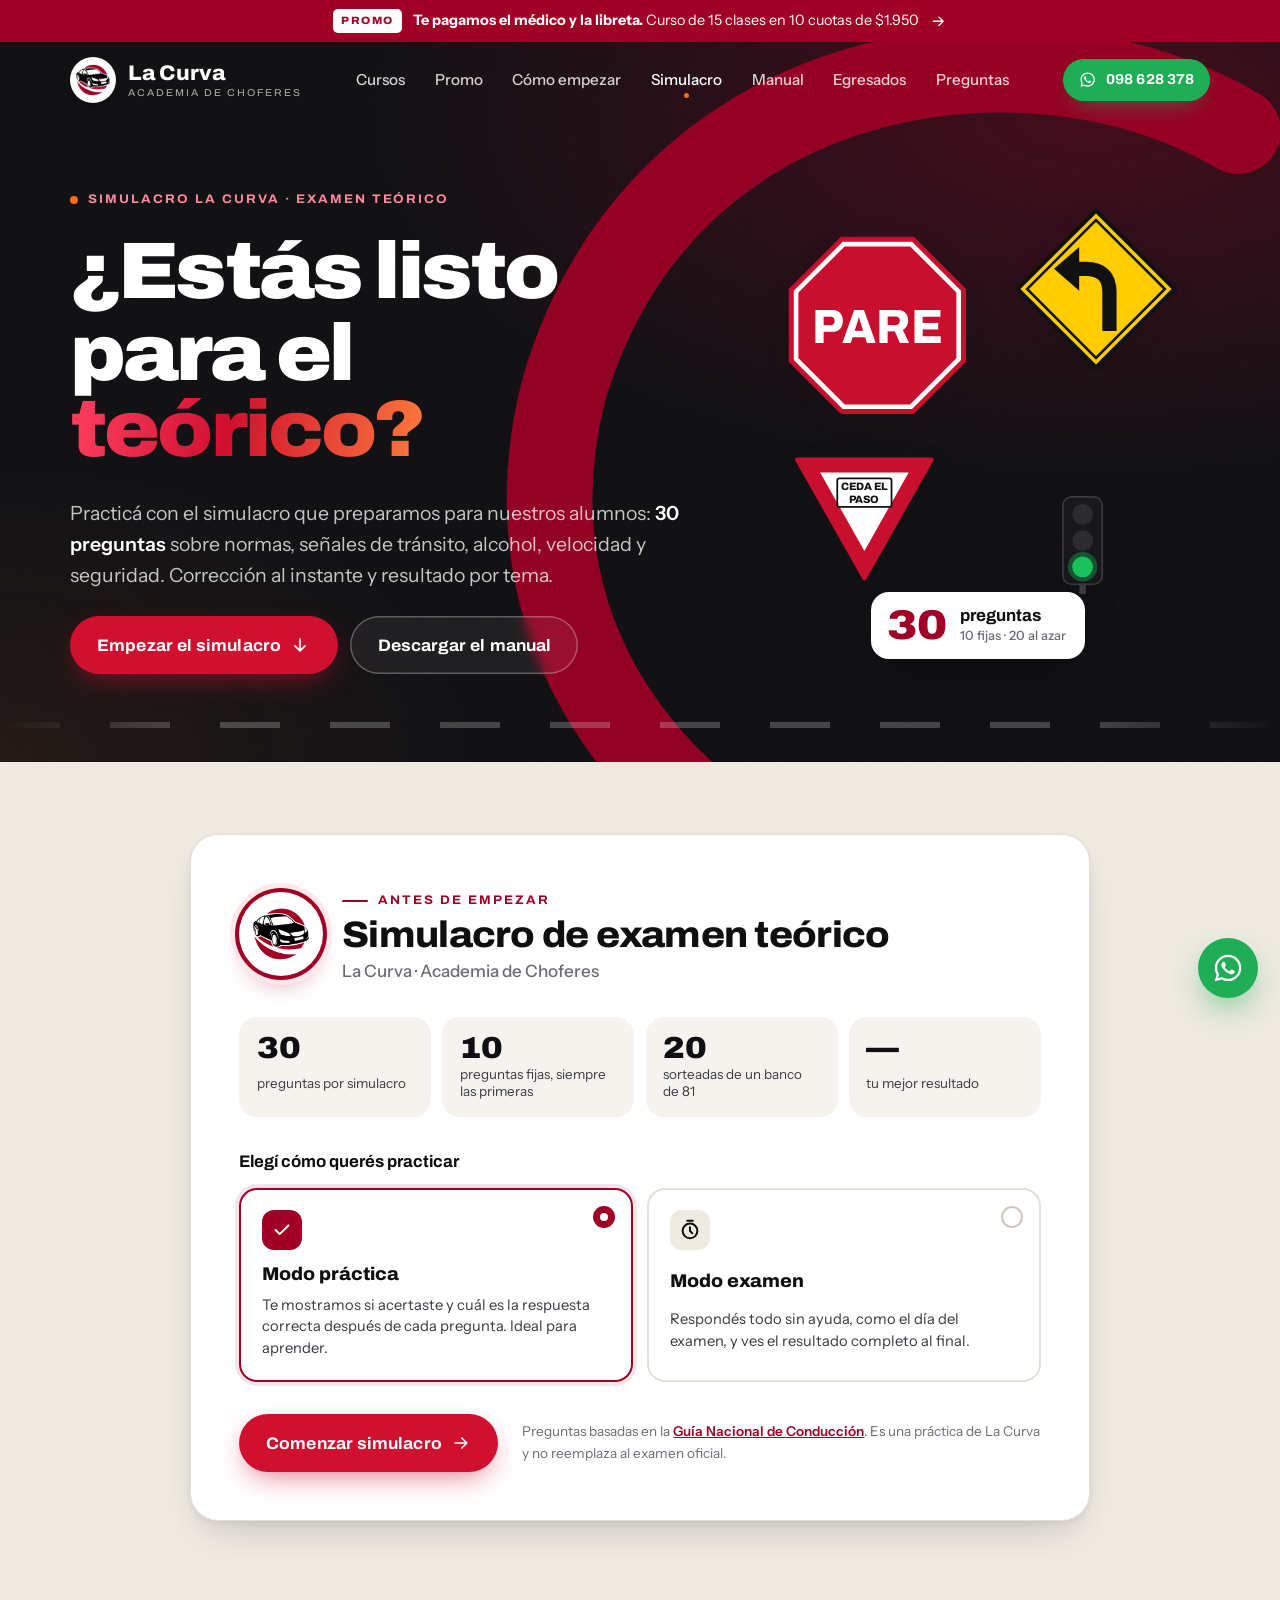
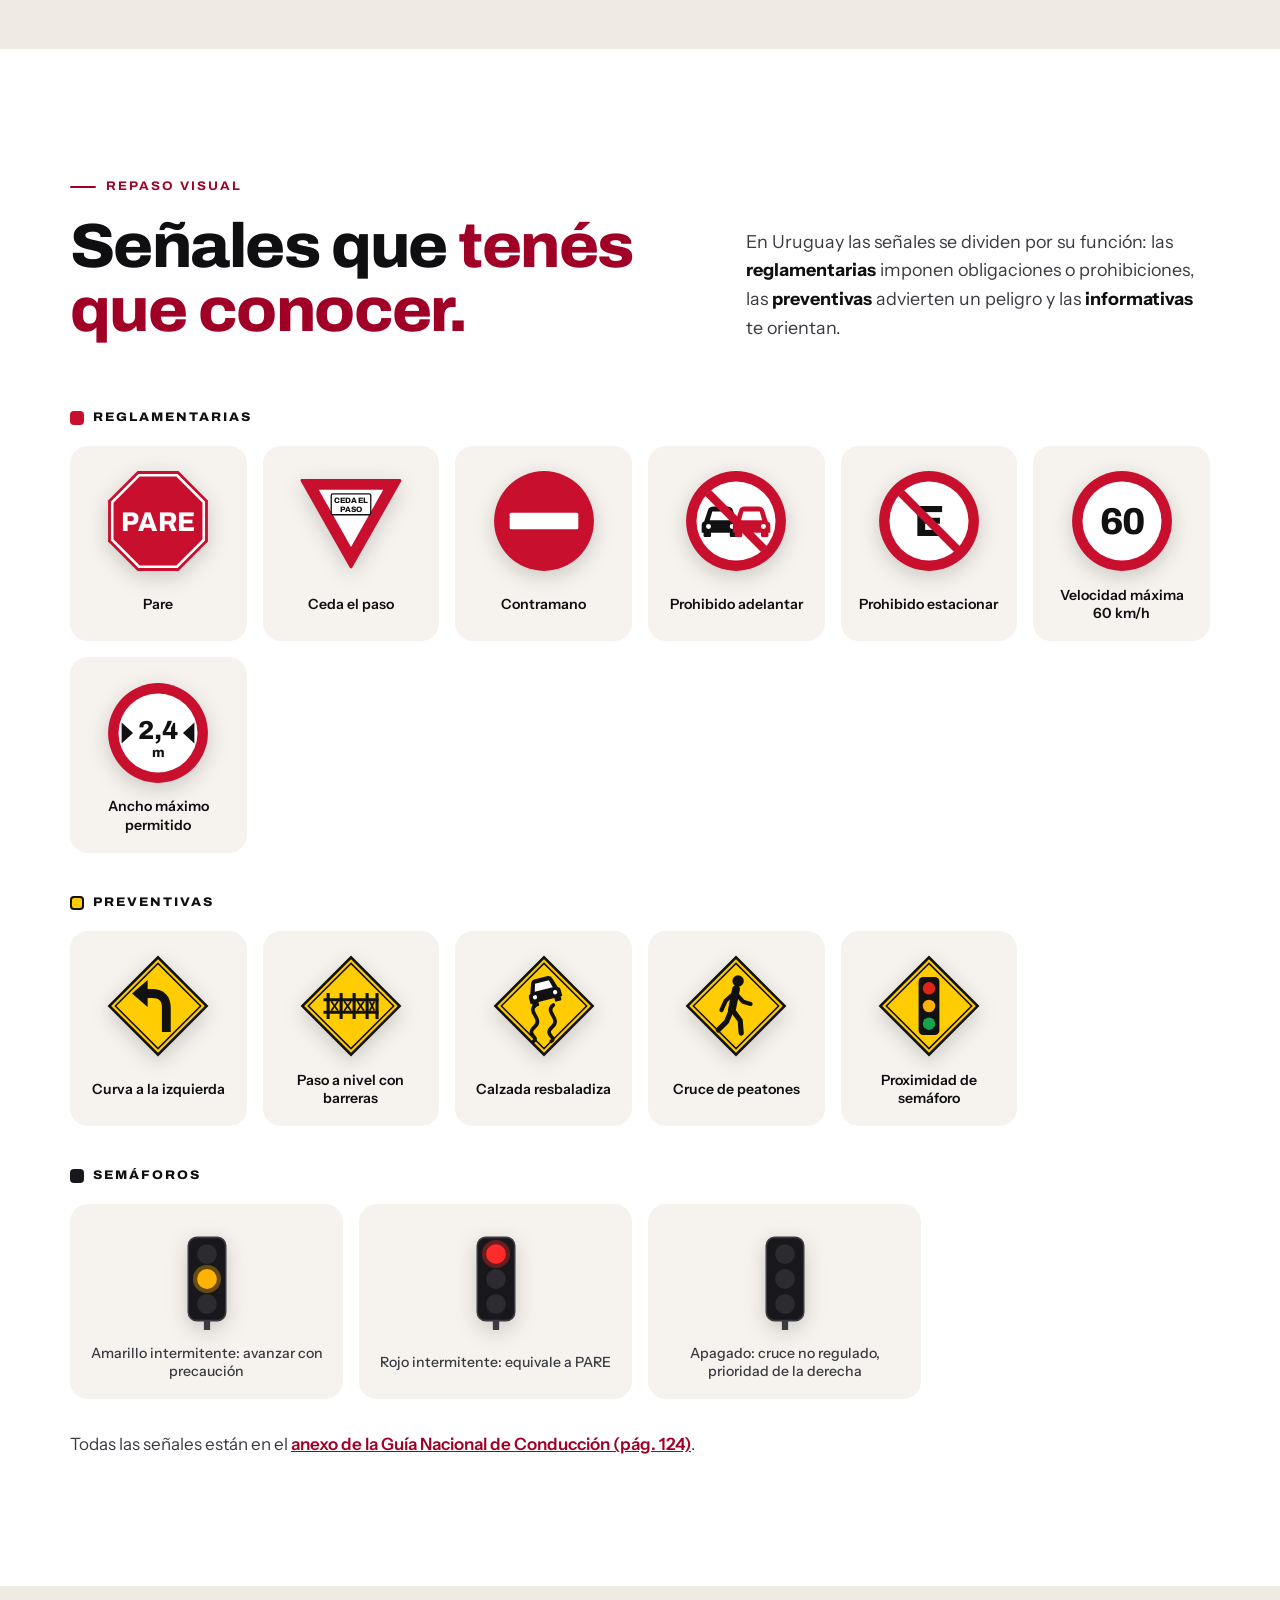
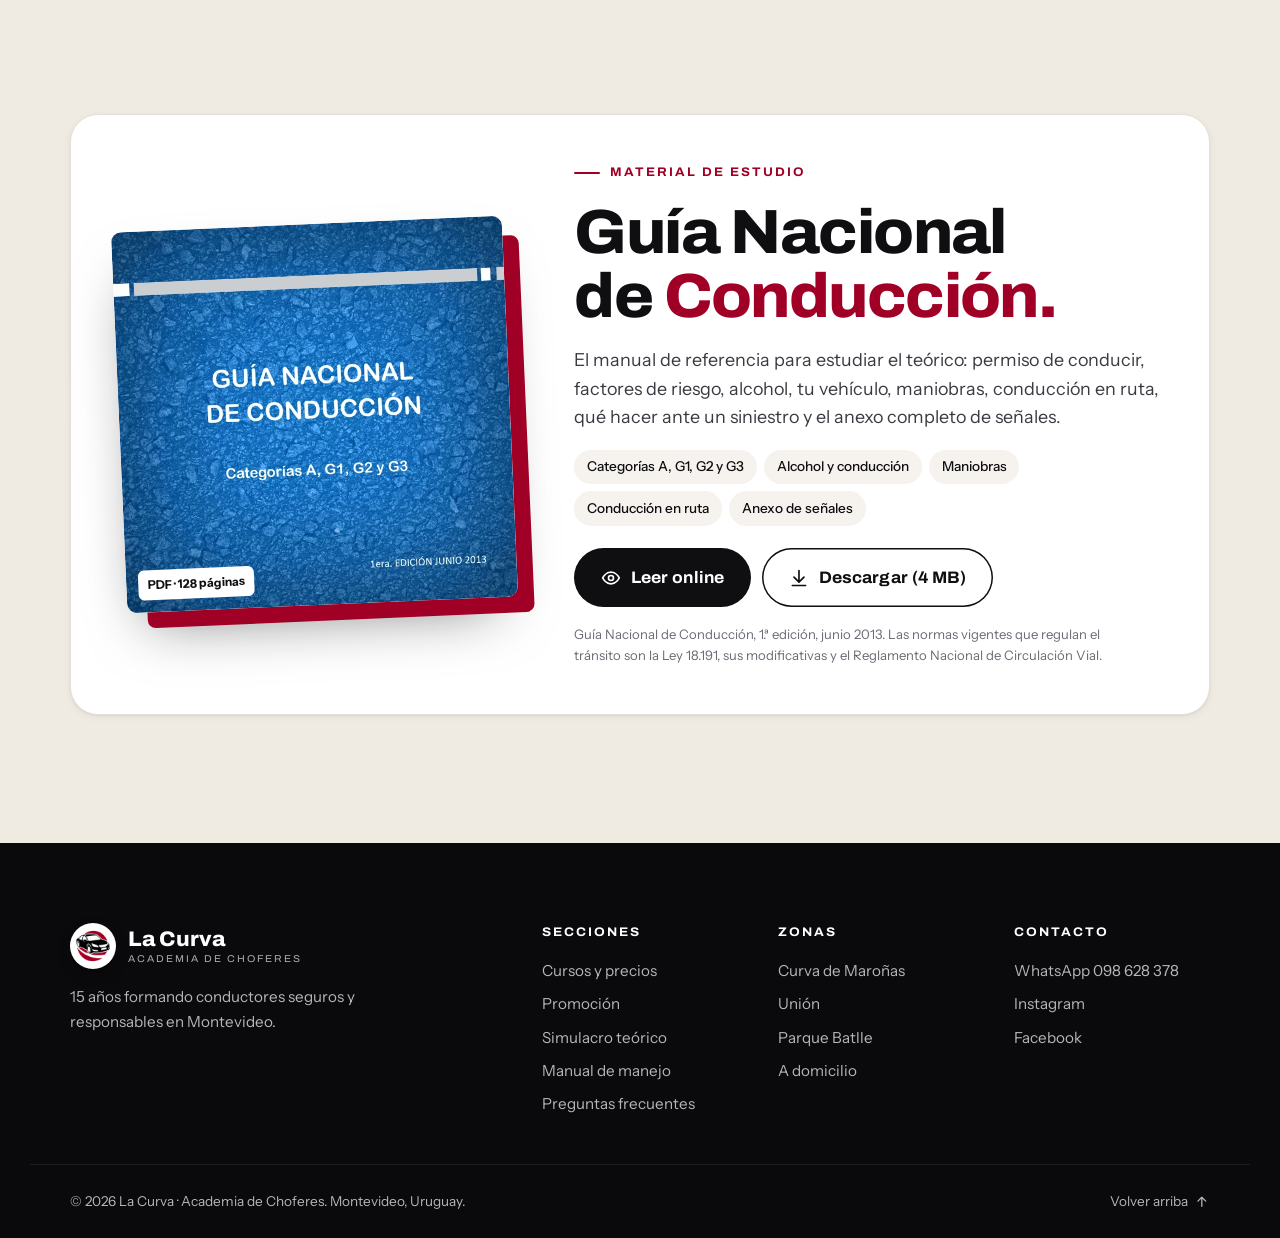
<file: simulacro.html>
<!DOCTYPE html>
<html lang="es-UY">
<head>
  <meta charset="utf-8">
  <script>document.documentElement.classList.add('js')</script>
  <meta name="viewport" content="width=device-width, initial-scale=1">
  <title>Simulacro de examen teórico de manejo · La Curva Academia de Choferes</title>
  <meta name="description" content="Simulacro gratuito del examen teórico para la libreta de conducir en Uruguay: 30 preguntas con señales de tránsito, corrección al instante y resultado por tema. Por La Curva, Academia de Choferes en Montevideo.">
  <meta name="theme-color" content="#0f0f12">
  <meta property="og:type" content="website">
  <meta property="og:locale" content="es_UY">
  <meta property="og:site_name" content="La Curva · Academia de Choferes">
  <meta property="og:title" content="Simulacro de examen teórico · La Curva">
  <meta property="og:description" content="30 preguntas con señales de tránsito y corrección al instante. ¿Estás listo para el teórico?">
  <meta property="og:image" content="assets/img/og-image.jpg">
  <meta name="twitter:card" content="summary_large_image">
  <link rel="icon" type="image/png" sizes="32x32" href="assets/img/favicon-32.png">
  <link rel="apple-touch-icon" href="assets/img/apple-touch-icon.png">
  <link rel="manifest" href="site.webmanifest">
  <link rel="preload" href="assets/fonts/archivo-var.woff2" as="font" type="font/woff2" crossorigin>
  <link rel="preload" href="assets/fonts/instrument-sans-var.woff2" as="font" type="font/woff2" crossorigin>
  <link rel="stylesheet" href="assets/css/styles.css">
  <link rel="stylesheet" href="assets/css/simulacro.css">
  <script type="application/ld+json">
  {
    "@context": "https://schema.org",
    "@type": "Quiz",
    "name": "Simulacro de examen teórico de manejo",
    "about": "Examen teórico para la libreta de conducir en Uruguay",
    "educationalLevel": "Principiante",
    "inLanguage": "es-UY",
    "provider": { "@type": "DrivingSchool", "name": "La Curva · Academia de Choferes", "telephone": "+598 98 628 378" }
  }
  </script>
</head>
<body class="page-sim">
  <a class="skip-link" href="#sim-app">Saltar al simulacro</a>

  <div class="promo-strip" role="region" aria-label="Promoción vigente">
    <a href="index.html#promo" class="promo-strip__link">
      <span class="promo-strip__tag">Promo</span>
      <span class="promo-strip__text"><strong>Te pagamos el médico y la libreta.</strong> <span class="hide-sm">Curso de 15 clases en</span> 10 cuotas de $1.950</span>
      <svg class="icon" aria-hidden="true" viewBox="0 0 24 24"><path d="M5 12h14M13 6l6 6-6 6"/></svg>
    </a>
  </div>

  <header class="site-header" id="top">
    <div class="container site-header__inner">
      <a href="index.html" class="brand" aria-label="La Curva, Academia de Choferes. Ir al inicio">
        <span class="brand__badge"><img src="assets/img/logo-mark.webp" alt="" width="44" height="44"></span>
        <span class="brand__text">
          <span class="brand__name">La Curva</span>
          <span class="brand__sub">Academia de choferes</span>
        </span>
      </a>
      <nav class="main-nav" id="main-nav" aria-label="Principal">
        <ul class="main-nav__list">
          <li><a href="index.html#cursos">Cursos</a></li>
          <li><a href="index.html#promo">Promo</a></li>
          <li><a href="index.html#como-empezar">Cómo empezar</a></li>
          <li><a href="simulacro.html" class="is-active" aria-current="page">Simulacro</a></li>
          <li><a href="index.html#estudiar">Manual</a></li>
          <li><a href="index.html#egresados">Egresados</a></li>
          <li><a href="index.html#faq">Preguntas</a></li>
        </ul>
        <a class="btn btn--wa main-nav__cta-mobile" href="https://wa.me/59898628378" data-wa="¡Hola La Curva! Quiero información sobre los cursos de manejo." target="_blank" rel="noopener">
          <svg class="icon icon--wa" aria-hidden="true" viewBox="0 0 24 24"><use href="#i-wa"/></svg> Escribinos por WhatsApp
        </a>
      </nav>
      <div class="site-header__actions">
        <a class="btn btn--wa btn--sm hide-md" href="https://wa.me/59898628378" data-wa="¡Hola La Curva! Vengo del simulacro y quiero información sobre los cursos." target="_blank" rel="noopener">
          <svg class="icon icon--wa" aria-hidden="true" viewBox="0 0 24 24"><use href="#i-wa"/></svg> 098 628 378
        </a>
        <button class="nav-toggle" type="button" aria-controls="main-nav" aria-expanded="false" aria-label="Abrir menú"><span></span><span></span></button>
      </div>
    </div>
  </header>

  <main id="main">
    <!-- HERO del simulacro -->
    <section class="hero hero--sim" aria-labelledby="sim-title">
      <div class="hero__bg" aria-hidden="true">
        <svg class="hero__arc" viewBox="0 0 800 800" preserveAspectRatio="xMidYMid slice">
          <path class="hero__arc-path" d="M640 120 C 470 20, 170 60, 90 330 C 40 520, 150 690, 360 760"/>
        </svg>
        <div class="hero__lane"></div>
      </div>
      <div class="container sim-hero__grid">
        <div class="sim-hero__copy">
          <p class="eyebrow eyebrow--light reveal"><span class="eyebrow__dot"></span>Simulacro La Curva · Examen teórico</p>
          <h1 class="sim-hero__title" id="sim-title">
            <span class="line"><span>¿Estás listo</span></span>
            <span class="line"><span>para el <span class="hero__accent">teórico?</span></span></span>
          </h1>
          <p class="hero__lead reveal" style="--d:.3s">Practicá con el simulacro que preparamos para nuestros alumnos: <strong>30 preguntas</strong> sobre normas, señales de tránsito, alcohol, velocidad y seguridad. Corrección al instante y resultado por tema.</p>
          <div class="hero__ctas reveal" style="--d:.4s">
            <a class="btn btn--primary btn--lg" href="#sim-app">Empezar el simulacro
              <svg class="icon" aria-hidden="true" viewBox="0 0 24 24"><path d="M12 5v14M6 13l6 6 6-6"/></svg></a>
            <a class="btn btn--ghost btn--lg" href="#manual">Descargar el manual</a>
          </div>
        </div>
        <div class="sim-hero__signs" aria-hidden="true">
          <div class="sim-hero__sign sim-hero__sign--1" data-sign="pare"></div>
          <div class="sim-hero__sign sim-hero__sign--2" data-sign="curvaIzquierda"></div>
          <div class="sim-hero__sign sim-hero__sign--3" data-sign="ceda"></div>
          <div class="sim-hero__sign sim-hero__sign--4" data-sign="semaforo:verde:0"></div>
          <div class="sim-hero__card">
            <span class="sim-hero__card-num">30</span>
            <span class="sim-hero__card-txt">preguntas<br><small>10 fijas · 20 al azar</small></span>
          </div>
        </div>
      </div>
    </section>

    <!-- APP del simulacro -->
    <section class="section sim" id="sim-app" aria-label="Simulacro">
      <div class="container">
        <div class="sim__shell" data-sim>

          <!-- 1 · Inicio -->
          <div class="sim-view sim-intro" data-view="intro">
            <div class="sim-intro__head">
              <div class="sim-badge" aria-hidden="true">
                <img src="assets/img/logo-mark.webp" alt="" width="60" height="60">
              </div>
              <div>
                <p class="eyebrow">Antes de empezar</p>
                <h2 class="sim-intro__title">Simulacro de examen teórico</h2>
                <p class="sim-intro__sub">La Curva · Academia de Choferes</p>
              </div>
            </div>

            <ul class="sim-facts">
              <li><strong>30</strong><span>preguntas por simulacro</span></li>
              <li><strong>10</strong><span>preguntas fijas, siempre las primeras</span></li>
              <li><strong>20</strong><span>sorteadas de un banco de 81</span></li>
              <li><strong data-best>—</strong><span>tu mejor resultado</span></li>
            </ul>

            <fieldset class="sim-modes">
              <legend>Elegí cómo querés practicar</legend>
              <label class="sim-mode">
                <input type="radio" name="sim-mode" value="practica" checked>
                <span class="sim-mode__box">
                  <span class="sim-mode__icon" aria-hidden="true"><svg viewBox="0 0 24 24"><path d="m5 12 4.5 4.5L19 7"/></svg></span>
                  <span class="sim-mode__name">Modo práctica</span>
                  <span class="sim-mode__desc">Te mostramos si acertaste y cuál es la respuesta correcta después de cada pregunta. Ideal para aprender.</span>
                </span>
              </label>
              <label class="sim-mode">
                <input type="radio" name="sim-mode" value="examen">
                <span class="sim-mode__box">
                  <span class="sim-mode__icon" aria-hidden="true"><svg viewBox="0 0 24 24"><circle cx="12" cy="13" r="8"/><path d="M12 9v4l2.5 2.5M9 2h6"/></svg></span>
                  <span class="sim-mode__name">Modo examen</span>
                  <span class="sim-mode__desc">Respondés todo sin ayuda, como el día del examen, y ves el resultado completo al final.</span>
                </span>
              </label>
            </fieldset>

            <div class="sim-intro__actions">
              <button class="btn btn--primary btn--lg" type="button" data-action="start">
                Comenzar simulacro
                <svg class="icon" aria-hidden="true" viewBox="0 0 24 24"><path d="M5 12h14M13 6l6 6-6 6"/></svg>
              </button>
              <p class="sim-intro__note">Preguntas basadas en la <a href="#manual">Guía Nacional de Conducción</a>. Es una práctica de La Curva y no reemplaza al examen oficial.</p>
            </div>
          </div>

          <!-- 2 · Preguntas -->
          <div class="sim-view sim-quiz" data-view="quiz" hidden>
            <div class="sim-bar">
              <div class="sim-bar__row">
                <p class="sim-bar__count"><span class="sr-only">Pregunta </span><strong data-q-num>1</strong><span> / 30</span></p>
                <div class="sim-bar__meta">
                  <span class="sim-bar__timer" aria-label="Tiempo transcurrido"><svg viewBox="0 0 24 24" aria-hidden="true"><circle cx="12" cy="13" r="8"/><path d="M12 9v4l2.5 2.5M9 2h6"/></svg><span data-timer>00:00</span></span>
                  <span class="sim-bar__score" data-live-score hidden></span>
                  <button class="sim-bar__map-btn" type="button" data-action="toggle-map" aria-expanded="false" aria-controls="sim-map">
                    <svg viewBox="0 0 24 24" aria-hidden="true"><rect x="3" y="3" width="7" height="7" rx="1.5"/><rect x="14" y="3" width="7" height="7" rx="1.5"/><rect x="3" y="14" width="7" height="7" rx="1.5"/><rect x="14" y="14" width="7" height="7" rx="1.5"/></svg>
                    <span>Todas</span>
                  </button>
                </div>
              </div>
              <div class="sim-bar__progress" role="progressbar" aria-label="Preguntas respondidas" aria-valuemin="0" aria-valuemax="30" aria-valuenow="0"><span data-progress></span></div>
              <div class="sim-map" id="sim-map" hidden>
                <ol class="sim-map__grid" data-map></ol>
                <p class="sim-map__legend"><span class="lg lg--done"></span>Respondida <span class="lg lg--ok"></span>Correcta <span class="lg lg--bad"></span>Incorrecta <span class="lg lg--cur"></span>Actual</p>
              </div>
            </div>

            <article class="q-card" data-q-card aria-live="polite">
              <!-- se completa con JavaScript -->
            </article>

            <div class="q-nav">
              <button class="btn btn--outline" type="button" data-action="prev">
                <svg class="icon" aria-hidden="true" viewBox="0 0 24 24"><path d="M19 12H5M11 18l-6-6 6-6"/></svg> Anterior
              </button>
              <button class="btn btn--dark" type="button" data-action="next">
                Siguiente <svg class="icon" aria-hidden="true" viewBox="0 0 24 24"><path d="M5 12h14M13 6l6 6-6 6"/></svg>
              </button>
              <button class="btn btn--primary" type="button" data-action="finish" hidden>
                Ver mi resultado <svg class="icon" aria-hidden="true" viewBox="0 0 24 24"><path d="m5 12 4.5 4.5L19 7"/></svg>
              </button>
            </div>
            <p class="q-keys" aria-hidden="true">Atajos: <kbd>A</kbd>–<kbd>E</kbd> para responder · <kbd>←</kbd> <kbd>→</kbd> para moverte</p>
          </div>

          <!-- 3 · Resultado -->
          <div class="sim-view sim-result" data-view="result" hidden tabindex="-1">
            <div class="result-cert">
              <div class="result-cert__head">
                <div class="sim-badge sim-badge--sm" aria-hidden="true"><img src="assets/img/logo-mark.webp" alt="" width="48" height="48"></div>
                <div>
                  <p class="result-cert__brand">La Curva · Academia de Choferes</p>
                  <p class="result-cert__meta" data-result-meta></p>
                </div>
              </div>

              <div class="result-cert__body">
                <div class="result-ring" data-result-ring>
                  <svg viewBox="0 0 120 120" aria-hidden="true">
                    <circle class="result-ring__track" cx="60" cy="60" r="52"/>
                    <circle class="result-ring__bar" cx="60" cy="60" r="52" pathLength="100"/>
                  </svg>
                  <div class="result-ring__val"><strong data-result-score>0</strong><span>/ 30</span></div>
                </div>
                <div class="result-cert__text">
                  <p class="result-tier" data-result-tier></p>
                  <h2 class="result-title" data-result-title></h2>
                  <p class="result-msg" data-result-msg></p>
                  <ul class="result-stats">
                    <li><strong data-stat-ok>0</strong><span>Correctas</span></li>
                    <li><strong data-stat-bad>0</strong><span>Incorrectas</span></li>
                    <li><strong data-stat-empty>0</strong><span>Sin responder</span></li>
                    <li><strong data-stat-time>00:00</strong><span>Tiempo</span></li>
                  </ul>
                </div>
              </div>
            </div>

            <div class="result-actions">
              <button class="btn btn--primary btn--lg" type="button" data-action="restart">
                <svg class="icon" aria-hidden="true" viewBox="0 0 24 24"><path d="M3 12a9 9 0 1 0 3-6.7L3 8"/><path d="M3 3v5h5"/></svg>
                Nuevo simulacro
              </button>
              <a class="btn btn--wa btn--lg" data-share href="https://wa.me/" target="_blank" rel="noopener">
                <svg class="icon icon--wa" aria-hidden="true" viewBox="0 0 24 24"><use href="#i-wa"/></svg>
                Compartir resultado
              </a>
              <a class="btn btn--outline btn--lg" href="#manual">Repasar con el manual</a>
            </div>

            <div class="result-grid">
              <section class="result-panel" aria-labelledby="by-cat-title">
                <h3 id="by-cat-title">Resultado por tema</h3>
                <ul class="cat-bars" data-cat-bars></ul>
              </section>

              <section class="result-panel result-panel--review" aria-labelledby="review-title">
                <div class="review-head">
                  <h3 id="review-title">Revisá tus respuestas</h3>
                  <div class="review-filter" role="tablist" aria-label="Filtrar respuestas">
                    <button type="button" role="tab" aria-selected="true" data-filter="bad">A repasar</button>
                    <button type="button" role="tab" aria-selected="false" data-filter="all">Todas</button>
                  </div>
                </div>
                <ol class="review-list" data-review></ol>
              </section>
            </div>

            <div class="result-cta">
              <div>
                <p class="result-cta__title">La teoría ya la tenés. Ahora, a manejar.</p>
                <p>Reservá tus clases prácticas y llegá al examen con confianza.</p>
              </div>
              <a class="btn btn--light btn--lg" href="https://wa.me/59898628378" data-wa="¡Hola La Curva! Hice el simulacro teórico y quiero reservar mis clases prácticas." target="_blank" rel="noopener">
                <svg class="icon icon--wa" aria-hidden="true" viewBox="0 0 24 24"><use href="#i-wa"/></svg> Reservar clases
              </a>
            </div>
          </div>

          <!-- Diálogo de confirmación -->
          <div class="sim-dialog" data-dialog hidden role="dialog" aria-modal="true" aria-labelledby="dlg-title" aria-describedby="dlg-text">
            <div class="sim-dialog__box">
              <p class="sim-dialog__title" id="dlg-title">¿Finalizar el simulacro?</p>
              <p id="dlg-text" data-dialog-text></p>
              <div class="sim-dialog__actions">
                <button class="btn btn--outline" type="button" data-action="dialog-cancel">Seguir respondiendo</button>
                <button class="btn btn--primary" type="button" data-action="dialog-ok">Finalizar</button>
              </div>
            </div>
          </div>
        </div>
      </div>
    </section>

    <!-- SEÑALES -->
    <section class="section signs" id="senales" aria-labelledby="signs-title">
      <div class="container">
        <div class="section-head section-head--split">
          <div>
            <p class="eyebrow reveal">Repaso visual</p>
            <h2 class="section-title reveal" id="signs-title" style="--d:.08s">Señales que <em>tenés que conocer.</em></h2>
          </div>
          <p class="section-lead reveal" style="--d:.16s">En Uruguay las señales se dividen por su función: las <strong>reglamentarias</strong> imponen obligaciones o prohibiciones, las <strong>preventivas</strong> advierten un peligro y las <strong>informativas</strong> te orientan.</p>
        </div>

        <div class="sign-groups">
          <div class="sign-group reveal">
            <p class="sign-group__label sign-group__label--red">Reglamentarias</p>
            <ul class="sign-grid">
              <li><span data-sign="pare"></span><p>Pare</p></li>
              <li><span data-sign="ceda"></span><p>Ceda el paso</p></li>
              <li><span data-sign="contramano"></span><p>Contramano</p></li>
              <li><span data-sign="prohibidoAdelantar"></span><p>Prohibido adelantar</p></li>
              <li><span data-sign="prohibidoEstacionar"></span><p>Prohibido estacionar</p></li>
              <li><span data-sign="velocidad60"></span><p>Velocidad máxima 60 km/h</p></li>
              <li><span data-sign="anchoMaximo"></span><p>Ancho máximo permitido</p></li>
            </ul>
          </div>
          <div class="sign-group reveal" style="--d:.1s">
            <p class="sign-group__label sign-group__label--yellow">Preventivas</p>
            <ul class="sign-grid">
              <li><span data-sign="curvaIzquierda"></span><p>Curva a la izquierda</p></li>
              <li><span data-sign="pasoNivelBarrera"></span><p>Paso a nivel con barreras</p></li>
              <li><span data-sign="calzadaResbaladiza"></span><p>Calzada resbaladiza</p></li>
              <li><span data-sign="crucePeatones"></span><p>Cruce de peatones</p></li>
              <li><span data-sign="proximidadSemaforo"></span><p>Proximidad de semáforo</p></li>
            </ul>
          </div>
          <div class="sign-group reveal" style="--d:.2s">
            <p class="sign-group__label sign-group__label--dark">Semáforos</p>
            <ul class="sign-grid sign-grid--lights">
              <li><span data-sign="semaforo:amarillo:1"></span><p>Amarillo intermitente: avanzar con precaución</p></li>
              <li><span data-sign="semaforo:rojo:1"></span><p>Rojo intermitente: equivale a PARE</p></li>
              <li><span data-sign="semaforo:apagado:0"></span><p>Apagado: cruce no regulado, prioridad de la derecha</p></li>
            </ul>
          </div>
        </div>
        <p class="signs__more reveal">Todas las señales están en el <a href="assets/docs/guia-nacional-de-conduccion.pdf#page=124" target="_blank" rel="noopener">anexo de la Guía Nacional de Conducción (pág. 124)</a>.</p>
      </div>
    </section>

    <!-- MANUAL -->
    <section class="section manual" id="manual" aria-labelledby="manual-title">
      <div class="container">
        <div class="manual-card reveal">
          <a class="manual-card__cover" href="assets/docs/guia-nacional-de-conduccion.pdf" target="_blank" rel="noopener" aria-label="Abrir la Guía Nacional de Conducción en PDF">
            <img src="assets/img/manual-portada.webp" width="700" height="682" loading="lazy" alt="Tapa de la Guía Nacional de Conducción, categorías A, G1, G2 y G3, primera edición junio 2013">
            <span class="manual-card__tag">PDF · 128 páginas</span>
          </a>
          <div class="manual-card__body">
            <p class="eyebrow">Material de estudio</p>
            <h2 class="section-title" id="manual-title">Guía Nacional de <em>Conducción.</em></h2>
            <p class="section-lead">El manual de referencia para estudiar el teórico: permiso de conducir, factores de riesgo, alcohol, tu vehículo, maniobras, conducción en ruta, qué hacer ante un siniestro y el anexo completo de señales.</p>
            <ul class="manual-card__topics">
              <li>Categorías A, G1, G2 y G3</li><li>Alcohol y conducción</li><li>Maniobras</li><li>Conducción en ruta</li><li>Anexo de señales</li>
            </ul>
            <div class="manual-card__actions">
              <a class="btn btn--dark btn--lg" href="assets/docs/guia-nacional-de-conduccion.pdf" target="_blank" rel="noopener">
                <svg class="icon" aria-hidden="true" viewBox="0 0 24 24"><path d="M2 12s3.5-7 10-7 10 7 10 7-3.5 7-10 7S2 12 2 12Z"/><circle cx="12" cy="12" r="3"/></svg>
                Leer online
              </a>
              <a class="btn btn--outline btn--lg" href="assets/docs/guia-nacional-de-conduccion.pdf" download="Guia-Nacional-de-Conduccion.pdf">
                <svg class="icon" aria-hidden="true" viewBox="0 0 24 24"><path d="M12 3v12M6 11l6 6 6-6M4 21h16"/></svg>
                Descargar (4 MB)
              </a>
            </div>
            <p class="manual-card__note">Guía Nacional de Conducción, 1.ª edición, junio 2013. Las normas vigentes que regulan el tránsito son la Ley 18.191, sus modificativas y el Reglamento Nacional de Circulación Vial.</p>
          </div>
        </div>
      </div>
    </section>
  </main>

  <footer class="site-footer">
    <div class="container site-footer__grid">
      <div class="site-footer__brand">
        <a href="index.html" class="brand brand--footer" aria-label="La Curva, ir al inicio">
          <span class="brand__badge"><img src="assets/img/logo-mark.webp" alt="" width="44" height="44" loading="lazy"></span>
          <span class="brand__text"><span class="brand__name">La Curva</span><span class="brand__sub">Academia de choferes</span></span>
        </a>
        <p>15 años formando conductores seguros y responsables en Montevideo.</p>
      </div>
      <nav aria-label="Secciones">
        <p class="site-footer__title">Secciones</p>
        <ul>
          <li><a href="index.html#cursos">Cursos y precios</a></li>
          <li><a href="index.html#promo">Promoción</a></li>
          <li><a href="simulacro.html">Simulacro teórico</a></li>
          <li><a href="#manual">Manual de manejo</a></li>
          <li><a href="index.html#faq">Preguntas frecuentes</a></li>
        </ul>
      </nav>
      <div>
        <p class="site-footer__title">Zonas</p>
        <ul><li>Curva de Maroñas</li><li>Unión</li><li>Parque Batlle</li><li>A domicilio</li></ul>
      </div>
      <div>
        <p class="site-footer__title">Contacto</p>
        <ul>
          <li><a href="https://wa.me/59898628378" data-wa="¡Hola La Curva! Quiero información sobre los cursos de manejo." target="_blank" rel="noopener">WhatsApp 098 628 378</a></li>
          <li><a href="https://www.instagram.com/" data-social="instagram" target="_blank" rel="noopener">Instagram</a></li>
          <li><a href="https://www.facebook.com/" data-social="facebook" target="_blank" rel="noopener">Facebook</a></li>
        </ul>
      </div>
    </div>
    <div class="container site-footer__bottom">
      <p>© <span data-year>2026</span> La Curva · Academia de Choferes. Montevideo, Uruguay.</p>
      <a href="#top" class="to-top">Volver arriba <svg class="icon" aria-hidden="true" viewBox="0 0 24 24"><path d="M12 19V5M6 11l6-6 6 6"/></svg></a>
    </div>
  </footer>

  <a class="fab-wa" href="https://wa.me/59898628378" data-wa="¡Hola La Curva! Quiero información sobre los cursos de manejo." target="_blank" rel="noopener" aria-label="Escribinos por WhatsApp al 098 628 378">
    <svg viewBox="0 0 24 24" aria-hidden="true"><use href="#i-wa"/></svg>
    <span class="fab-wa__label">¿Consultas? Escribinos</span>
  </a>
  <div class="mobile-bar" role="navigation" aria-label="Contacto rápido">
    <a href="tel:+59898628378" class="mobile-bar__call">
      <svg class="icon" viewBox="0 0 24 24" aria-hidden="true"><path d="M22 16.9v3a2 2 0 0 1-2.2 2 19.8 19.8 0 0 1-8.6-3.1 19.5 19.5 0 0 1-6-6A19.8 19.8 0 0 1 2.1 4.2 2 2 0 0 1 4.1 2h3a2 2 0 0 1 2 1.7c.1 1 .4 1.9.7 2.8a2 2 0 0 1-.5 2.1L8 9.9a16 16 0 0 0 6 6l1.3-1.3a2 2 0 0 1 2.1-.4c.9.3 1.8.6 2.8.7a2 2 0 0 1 1.7 2Z"/></svg>
      Llamar
    </a>
    <a href="https://wa.me/59898628378" data-wa="¡Hola La Curva! Quiero información sobre los cursos de manejo." target="_blank" rel="noopener" class="mobile-bar__wa">
      <svg class="icon icon--wa" viewBox="0 0 24 24" aria-hidden="true"><use href="#i-wa"/></svg>
      WhatsApp
    </a>
  </div>

  <svg width="0" height="0" style="position:absolute" aria-hidden="true">
    <symbol id="i-wa" viewBox="0 0 24 24">
      <path fill="currentColor" stroke="none" d="M19.05 4.91A9.82 9.82 0 0 0 12.04 2C6.58 2 2.13 6.45 2.13 11.91c0 1.75.46 3.45 1.32 4.95L2.05 22l5.25-1.38a9.9 9.9 0 0 0 4.74 1.21h.01c5.46 0 9.91-4.45 9.91-9.91 0-2.65-1.03-5.14-2.91-7.01Zm-7.01 15.24h-.01a8.23 8.23 0 0 1-4.19-1.15l-.3-.18-3.12.82.83-3.04-.2-.31a8.2 8.2 0 0 1-1.26-4.38c0-4.54 3.7-8.23 8.24-8.23 2.2 0 4.27.86 5.82 2.42a8.18 8.18 0 0 1 2.41 5.83c0 4.54-3.7 8.22-8.22 8.22Zm4.52-6.16c-.25-.12-1.47-.72-1.69-.81-.23-.08-.39-.12-.56.13-.17.25-.64.81-.78.97-.14.17-.29.19-.54.06-.25-.12-1.05-.39-1.99-1.23-.74-.66-1.23-1.47-1.38-1.72-.14-.25-.02-.38.11-.51.11-.11.25-.29.37-.43.13-.15.17-.25.25-.42.08-.17.04-.31-.02-.43-.06-.12-.56-1.34-.76-1.84-.2-.48-.41-.42-.56-.43h-.48c-.17 0-.43.06-.66.31-.22.25-.86.85-.86 2.07 0 1.22.89 2.4 1.01 2.56.12.17 1.75 2.67 4.23 3.74.59.26 1.05.41 1.41.52.59.19 1.13.16 1.56.1.48-.07 1.47-.6 1.67-1.18.21-.58.21-1.07.14-1.18-.06-.11-.22-.17-.47-.29Z"/>
    </symbol>
  </svg>

  <script src="assets/js/main.js" defer></script>
  <script src="assets/js/senales.js" defer></script>
  <script src="assets/js/preguntas.js" defer></script>
  <script src="assets/js/simulacro.js" defer></script>
</body>
</html>
</file>
<file: assets/css/styles.css>
/* ==========================================================================
   La Curva · Academia de Choferes
   Sistema visual: asfalto + rojo carmesí del logo + blanco papel
   ========================================================================== */

/* ---------- Fuentes (alojadas en el propio sitio) ---------- */
@font-face {
  font-family: "Archivo";
  src: url("../fonts/archivo-var.woff2") format("woff2-variations"), url("../fonts/archivo-var.woff2") format("woff2");
  font-weight: 100 900; font-stretch: 62% 125%; font-style: normal; font-display: swap;
}
@font-face {
  font-family: "Instrument Sans";
  src: url("../fonts/instrument-sans-var.woff2") format("woff2-variations"), url("../fonts/instrument-sans-var.woff2") format("woff2");
  font-weight: 400 700; font-style: normal; font-display: swap;
}

:root {
  /* Color */
  --ink: #0f0f12;
  --asphalt: #18181c;
  --asphalt-2: #222228;
  --graphite: #3a3a42;
  --muted: #6b6b75;
  --line: #e4dfd8;
  --paper: #f6f3ee;
  --paper-2: #efeae2;
  --white: #ffffff;
  --crimson: #a10026;          /* rojo del logo */
  --crimson-600: #870020;
  --red: #d0102f;              /* rojo del coche escuela */
  --red-soft: #ffe7ea;
  --cone: #ff6b1a;             /* naranja de los conos y el cartel */
  --wa: #1fae55;
  --wa-dark: #178a43;

  /* Tipografía */
  --f-display: "Archivo", "Arial Narrow", system-ui, sans-serif;
  --f-body: "Instrument Sans", system-ui, -apple-system, "Segoe UI", sans-serif;

  /* Espaciado y forma */
  --container: 1220px;
  --gutter: clamp(1.15rem, 4vw, 2.5rem);
  --section: clamp(4.5rem, 10vw, 8.5rem);
  --r-sm: 10px;
  --r: 18px;
  --r-lg: 28px;
  --shadow-sm: 0 1px 2px rgba(15, 15, 18, .06), 0 2px 8px rgba(15, 15, 18, .05);
  --shadow: 0 2px 6px rgba(15, 15, 18, .06), 0 18px 40px -16px rgba(15, 15, 18, .22);
  --shadow-lg: 0 30px 80px -24px rgba(15, 15, 18, .45);
  --ease: cubic-bezier(.22, 1, .36, 1);
  --ease-in-out: cubic-bezier(.65, 0, .35, 1);
  --header-h: 76px;
}

/* ---------- Reset ---------- */
*, *::before, *::after { box-sizing: border-box; }
html { -webkit-text-size-adjust: 100%; scroll-behavior: smooth; scroll-padding-top: calc(var(--header-h) + 12px); }
body {
  margin: 0;
  font-family: var(--f-body);
  font-size: 1.0625rem;
  line-height: 1.6;
  color: var(--ink);
  background: var(--paper);
  -webkit-font-smoothing: antialiased;
  text-rendering: optimizeLegibility;
  overflow-x: hidden;
}
img, video, svg { display: block; max-width: 100%; }
img { height: auto; }
a { color: inherit; }
button, input, select, textarea { font: inherit; color: inherit; }
button { cursor: pointer; }
h1, h2, h3, h4, p, ul, ol, figure { margin: 0; }
ul, ol { padding: 0; list-style: none; }
:focus-visible { outline: 3px solid var(--cone); outline-offset: 3px; border-radius: 6px; }
::selection { background: var(--crimson); color: #fff; }

.container { width: 100%; max-width: var(--container); margin-inline: auto; padding-inline: var(--gutter); }
.icon { width: 1.15em; height: 1.15em; flex: none; fill: none; stroke: currentColor; stroke-width: 2; stroke-linecap: round; stroke-linejoin: round; }
.icon--wa { stroke: none; }
.skip-link {
  position: absolute; left: 1rem; top: -100px; z-index: 1000;
  background: var(--ink); color: #fff; padding: .75rem 1rem; border-radius: var(--r-sm); text-decoration: none;
}
.skip-link:focus { top: 1rem; }

/* ---------- Tipografía base ---------- */
.eyebrow {
  display: inline-flex; align-items: center; gap: .6rem;
  font-family: var(--f-display); font-stretch: 106%;
  font-size: .78rem; font-weight: 700; letter-spacing: .16em; text-transform: uppercase;
  color: var(--crimson);
}
.eyebrow::before { content: ""; width: 26px; height: 2px; background: currentColor; border-radius: 2px; }
.eyebrow--light { color: #ff8a9c; }
.eyebrow__dot { display: none; }
.hero .eyebrow::before, .promo .eyebrow::before { display: none; }
.hero .eyebrow__dot, .promo .eyebrow__dot {
  display: inline-block; width: 8px; height: 8px; border-radius: 50%; background: var(--cone);
  box-shadow: 0 0 0 0 rgba(255, 107, 26, .7); animation: ping 2.2s var(--ease) infinite;
}
@keyframes ping { 0% { box-shadow: 0 0 0 0 rgba(255,107,26,.6); } 80%,100% { box-shadow: 0 0 0 10px rgba(255,107,26,0); } }

.section { padding-block: var(--section); position: relative; }
.section-head { max-width: 760px; margin-bottom: clamp(2.5rem, 5vw, 4rem); display: grid; gap: 1.1rem; }
.section-head--center { margin-inline: auto; text-align: center; justify-items: center; }
.section-head--split {
  max-width: none; grid-template-columns: 1fr; align-items: end; gap: 1.5rem;
}
@media (min-width: 900px) {
  .section-head--split { grid-template-columns: 1.15fr .85fr; gap: 3rem; }
}
.section-head--split > div { display: grid; gap: 1.1rem; }

.section-title {
  font-family: var(--f-display); font-stretch: 104%; font-weight: 800;
  font-size: clamp(2.1rem, 5.2vw, 3.9rem); line-height: 1.02; letter-spacing: -.025em;
  text-wrap: balance;
}
.section-title em { font-style: normal; color: var(--crimson); }
.section-title--light { color: #fff; }
.section-title--light em { color: #ff6d82; }
.section-lead { color: var(--graphite); font-size: clamp(1.02rem, 1.4vw, 1.15rem); max-width: 60ch; text-wrap: pretty; }
.section-lead--light { color: rgba(255,255,255,.72); }
.section-lead a { color: var(--crimson); font-weight: 600; }

/* ---------- Botones ---------- */
.btn {
  --btn-bg: var(--ink); --btn-fg: #fff;
  position: relative; isolation: isolate; overflow: hidden;
  display: inline-flex; align-items: center; justify-content: center; gap: .6rem;
  min-height: 48px; padding: .8rem 1.35rem;
  border: 0; border-radius: 999px;
  background: var(--btn-bg); color: var(--btn-fg);
  font-family: var(--f-display); font-stretch: 105%; font-weight: 700; font-size: .98rem; letter-spacing: .005em;
  text-decoration: none; white-space: nowrap;
  transition: transform .35s var(--ease), box-shadow .35s var(--ease), background-color .25s;
}
.btn::after {
  content: ""; position: absolute; inset: 0; z-index: -1;
  background: linear-gradient(110deg, transparent 30%, rgba(255,255,255,.28) 50%, transparent 70%);
  transform: translateX(-120%); transition: transform .7s var(--ease);
}
.btn:hover { transform: translateY(-2px); }
.btn:hover::after { transform: translateX(120%); }
.btn:active { transform: translateY(0) scale(.98); }
.btn .icon { width: 1.2em; height: 1.2em; transition: transform .35s var(--ease); }
.btn:hover .icon:not(.icon--wa) { transform: translateY(2px); }
.btn--sm { min-height: 42px; padding: .55rem 1rem; font-size: .9rem; }
.btn--lg { min-height: 56px; padding: 1rem 1.7rem; font-size: 1.04rem; }
.btn--block { width: 100%; }
.btn--primary { --btn-bg: var(--red); box-shadow: 0 10px 30px -10px rgba(208, 16, 47, .7); }
.btn--primary:hover { --btn-bg: #e01a3a; box-shadow: 0 16px 36px -12px rgba(208, 16, 47, .8); }
.btn--wa { --btn-bg: var(--wa); box-shadow: 0 10px 26px -12px rgba(31, 174, 85, .8); }
.btn--wa:hover { --btn-bg: var(--wa-dark); }
.btn--dark { --btn-bg: var(--ink); }
.btn--dark:hover { --btn-bg: var(--crimson); }
.btn--light { --btn-bg: #fff; --btn-fg: var(--ink); }
.btn--light:hover { --btn-bg: #fff; box-shadow: 0 14px 30px -12px rgba(0,0,0,.5); }
.btn--ghost { --btn-bg: rgba(255,255,255,.06); --btn-fg: #fff; box-shadow: inset 0 0 0 1.5px rgba(255,255,255,.28); backdrop-filter: blur(6px); }
.btn--ghost:hover { --btn-bg: rgba(255,255,255,.12); box-shadow: inset 0 0 0 1.5px rgba(255,255,255,.6); }
.btn--outline { --btn-bg: transparent; --btn-fg: var(--ink); box-shadow: inset 0 0 0 1.5px var(--ink); }
.btn--outline:hover { --btn-bg: var(--ink); --btn-fg: #fff; }

.link-arrow {
  display: inline-flex; align-items: center; gap: .45rem;
  font-family: var(--f-display); font-stretch: 105%; font-weight: 700; color: var(--crimson);
  text-decoration: none; border-bottom: 2px solid transparent; padding-bottom: 2px;
  transition: border-color .3s, gap .35s var(--ease);
}
.link-arrow:hover { gap: .75rem; border-color: currentColor; }
.link-arrow--sm { font-size: .92rem; }

/* ---------- Barra de promo ---------- */
.promo-strip { background: var(--crimson); color: #fff; position: relative; z-index: 60; }
.promo-strip__link {
  display: flex; align-items: center; justify-content: center; gap: .7rem;
  min-height: 42px; padding: .5rem var(--gutter); text-decoration: none; font-size: .9rem; text-align: center;
}
.promo-strip__tag {
  font-family: var(--f-display); font-stretch: 108%; font-weight: 800; font-size: .66rem; letter-spacing: .14em; text-transform: uppercase;
  background: #fff; color: var(--crimson); padding: .2rem .5rem; border-radius: 5px; flex: none;
}
.promo-strip__link .icon { transition: transform .35s var(--ease); }
.promo-strip__link:hover .icon { transform: translateX(4px); }
@media (max-width: 560px) { .hide-sm { display: none; } .promo-strip__link { font-size: .82rem; gap: .5rem; } }

/* ---------- Header ---------- */
.site-header {
  position: sticky; top: 0; z-index: 50;
  height: var(--header-h);
  color: #fff;
  background: rgba(15, 15, 18, 0);
  transition: background-color .4s var(--ease), box-shadow .4s var(--ease), height .4s var(--ease);
}
.site-header.is-scrolled {
  background: rgba(15, 15, 18, .86);
  backdrop-filter: saturate(1.4) blur(14px); -webkit-backdrop-filter: saturate(1.4) blur(14px);
  box-shadow: 0 1px 0 rgba(255,255,255,.06), 0 10px 30px -18px rgba(0,0,0,.7);
}
.site-header__inner { height: 100%; display: flex; align-items: center; justify-content: space-between; gap: 1.5rem; }

.brand { display: inline-flex; align-items: center; gap: .75rem; text-decoration: none; flex: none; }
.brand__badge {
  width: 46px; height: 46px; border-radius: 50%; background: #fff; display: grid; place-items: center;
  box-shadow: 0 6px 16px -6px rgba(0,0,0,.5); transition: transform .5s var(--ease);
}
.brand__badge img { width: 36px; height: 36px; }
.brand:hover .brand__badge { transform: rotate(-12deg) scale(1.04); }
.brand__text { display: grid; line-height: 1; }
.brand__name { font-family: var(--f-display); font-stretch: 104%; font-weight: 800; font-size: 1.32rem; letter-spacing: -.01em; }
.brand__sub { font-family: var(--f-display); font-stretch: 106%; font-size: .62rem; letter-spacing: .2em; text-transform: uppercase; opacity: .66; margin-top: .3rem; }

.main-nav__list { display: flex; gap: .25rem; }
.main-nav__list a {
  position: relative; display: block; padding: .55rem .8rem; border-radius: 999px;
  font-weight: 500; font-size: .95rem; text-decoration: none; color: rgba(255,255,255,.82); white-space: nowrap;
  transition: color .25s, background-color .25s;
}
.main-nav__list a:hover { color: #fff; background: rgba(255,255,255,.08); }
.main-nav__list a.is-active { color: #fff; }
.main-nav__list a.is-active::after {
  content: ""; position: absolute; left: 50%; bottom: 3px; width: 5px; height: 5px; margin-left: -2.5px; border-radius: 50%; background: var(--cone);
}
.main-nav__cta-mobile { display: none; }
.site-header__actions { display: flex; align-items: center; gap: .6rem; }

.nav-toggle {
  display: none; width: 46px; height: 46px; border-radius: 50%; border: 0;
  background: rgba(255,255,255,.1); position: relative;
}
.nav-toggle span {
  position: absolute; left: 14px; right: 14px; height: 2px; background: #fff; border-radius: 2px;
  transition: transform .4s var(--ease), top .4s var(--ease);
}
.nav-toggle span:first-child { top: 18px; }
.nav-toggle span:last-child { top: 26px; }
.nav-toggle[aria-expanded="true"] span:first-child { top: 22px; transform: rotate(45deg); }
.nav-toggle[aria-expanded="true"] span:last-child { top: 22px; transform: rotate(-45deg); }

@media (max-width: 1220px) {
  .nav-toggle { display: block; }
  .main-nav {
    position: fixed; inset: 0; z-index: -1;
    background: var(--ink);
    padding: calc(var(--header-h) + 42px + 1rem) var(--gutter) 2rem;
    display: flex; flex-direction: column; justify-content: space-between; gap: 2rem;
    opacity: 0; visibility: hidden; clip-path: circle(0 at calc(100% - 44px) 60px);
    transition: clip-path .7s var(--ease-in-out), opacity .3s, visibility 0s .7s;
    overflow-y: auto;
  }
  .main-nav.is-open { opacity: 1; visibility: visible; clip-path: circle(150% at calc(100% - 44px) 60px); transition: clip-path .8s var(--ease-in-out), opacity .2s, visibility 0s; }
  .main-nav__list { flex-direction: column; gap: 0; }
  .main-nav__list li { border-bottom: 1px solid rgba(255,255,255,.08); }
  .main-nav__list a {
    padding: 1rem 0; border-radius: 0; font-family: var(--f-display); font-stretch: 106%; font-weight: 700;
    font-size: clamp(1.6rem, 6vw, 2.2rem); letter-spacing: -.01em; color: #fff;
    opacity: 0; transform: translateY(20px); transition: opacity .5s var(--ease), transform .5s var(--ease), color .2s;
  }
  .main-nav__list a:hover { background: none; color: #ff6d82; }
  .main-nav__list a.is-active::after { display: none; }
  .main-nav.is-open .main-nav__list a { opacity: 1; transform: none; }
  .main-nav.is-open .main-nav__list li:nth-child(2) a { transition-delay: .05s; }
  .main-nav.is-open .main-nav__list li:nth-child(3) a { transition-delay: .1s; }
  .main-nav.is-open .main-nav__list li:nth-child(4) a { transition-delay: .15s; }
  .main-nav.is-open .main-nav__list li:nth-child(5) a { transition-delay: .2s; }
  .main-nav.is-open .main-nav__list li:nth-child(6) a { transition-delay: .25s; }
  .main-nav.is-open .main-nav__list li:nth-child(7) a { transition-delay: .3s; }
  .main-nav__cta-mobile { display: inline-flex; width: 100%; min-height: 56px; }
  body.nav-open { overflow: hidden; }
  /* backdrop-filter crea un contenedor para elementos fijos: se quita con el menú abierto */
  .site-header.menu-open { backdrop-filter: none; -webkit-backdrop-filter: none; background: var(--ink); box-shadow: none; }
}
@media (max-width: 640px) { .hide-md { display: none; } }

/* ---------- HERO ---------- */
.hero {
  position: relative; color: #fff; isolation: isolate;
  background:
    radial-gradient(1200px 600px at 85% 10%, rgba(161, 0, 38, .35), transparent 60%),
    radial-gradient(800px 500px at 0% 100%, rgba(255, 107, 26, .08), transparent 60%),
    var(--ink);
  margin-top: calc(var(--header-h) * -1);
  padding-top: calc(var(--header-h) + clamp(2rem, 6vw, 4.5rem));
  padding-bottom: clamp(4rem, 9vw, 7rem);
  overflow: hidden;
}
.hero::before { /* grano de asfalto */
  content: ""; position: absolute; inset: 0; z-index: -1; opacity: .35; pointer-events: none;
  background-image: url("data:image/svg+xml,%3Csvg xmlns='http://www.w3.org/2000/svg' width='160' height='160'%3E%3Cfilter id='n'%3E%3CfeTurbulence type='fractalNoise' baseFrequency='.9' numOctaves='2' stitchTiles='stitch'/%3E%3CfeColorMatrix values='0 0 0 0 1  0 0 0 0 1  0 0 0 0 1  0 0 0 .07 0'/%3E%3C/filter%3E%3Crect width='100%25' height='100%25' filter='url(%23n)'/%3E%3C/svg%3E");
}
.hero__bg { position: absolute; inset: 0; z-index: -1; pointer-events: none; }
.hero__arc { position: absolute; right: -12%; top: -8%; width: min(78vw, 980px); height: auto; aspect-ratio: 1; opacity: .9; }
.hero__arc-path {
  fill: none; stroke: var(--crimson); stroke-width: 70; stroke-linecap: round;
  stroke-dasharray: 1400; stroke-dashoffset: 1400;
  animation: draw 2.2s .2s var(--ease) forwards;
}
.hero__arc-path--thin { stroke-width: 14; stroke: rgba(255,255,255,.12); animation-delay: .7s; }
@keyframes draw { to { stroke-dashoffset: 0; } }
.hero__lane {
  position: absolute; left: 0; right: 0; bottom: 34px; height: 6px;
  background: repeating-linear-gradient(90deg, rgba(255,255,255,.22) 0 60px, transparent 60px 110px);
  animation: lane 2.4s linear infinite; mask-image: linear-gradient(90deg, transparent, #000 15%, #000 85%, transparent);
}
@keyframes lane { to { background-position: -110px 0; } }

.hero__grid { display: grid; gap: clamp(3rem, 6vw, 4rem); align-items: center; }
@media (min-width: 960px) { .hero__grid { grid-template-columns: 1.08fr .92fr; } }

.hero__copy { display: grid; gap: 1.6rem; max-width: 640px; }
.hero__title {
  font-family: var(--f-display); font-stretch: 106%; font-weight: 900;
  font-size: clamp(2.9rem, 7.4vw, 5.7rem); line-height: .95; letter-spacing: -.035em;
}
.hero__title .line { display: block; overflow: hidden; padding-bottom: .06em; }
.hero__title .line > span { display: inline-block; transform: translateY(105%); animation: rise 1s var(--ease) forwards; }
.hero__title .line:nth-child(2) > span { animation-delay: .1s; }
.hero__title .line:nth-child(3) > span { animation-delay: .2s; }
@keyframes rise { to { transform: none; } }
.hero__accent { color: transparent; background: linear-gradient(100deg, #ff4060, var(--red) 45%, #ff7a3d); -webkit-background-clip: text; background-clip: text; }
.hero__lead { font-size: clamp(1.05rem, 1.6vw, 1.22rem); color: rgba(255,255,255,.76); max-width: 52ch; }
.hero__lead strong { color: #fff; font-weight: 600; }
.hero__ctas { display: flex; flex-wrap: wrap; gap: .8rem; }
.hero__facts { display: flex; flex-wrap: wrap; gap: clamp(1.2rem, 4vw, 2.6rem); padding-top: 1.2rem; border-top: 1px solid rgba(255,255,255,.12); }
.hero__facts li { display: flex; align-items: center; gap: .75rem; }
.hero__facts strong { font-family: var(--f-display); font-stretch: 104%; font-weight: 800; font-size: 2.4rem; line-height: 1; color: #fff; }
.hero__facts span { font-size: .82rem; line-height: 1.25; color: rgba(255,255,255,.6); }

.hero__visual { position: relative; width: min(100%, 520px); margin-inline: auto; padding: 0 0 2.5rem 2.5rem; }
.hero__photo {
  position: relative; border-radius: 220px 220px var(--r-lg) var(--r-lg); overflow: hidden;
  aspect-ratio: 4 / 5; box-shadow: var(--shadow-lg);
  animation: photoIn 1.4s .15s var(--ease) both;
}
.hero__photo img { width: 100%; height: 100%; object-fit: cover; object-position: 60% 50%; transform: scale(1.08); animation: zoomOut 2.2s .15s var(--ease) forwards; }
.hero__photo::after { content: ""; position: absolute; inset: 0; background: linear-gradient(180deg, transparent 55%, rgba(15,15,18,.45)); }
@keyframes photoIn { from { clip-path: inset(100% 0 0 0 round 220px 220px 28px 28px); } to { clip-path: inset(0 0 0 0 round 220px 220px 28px 28px); } }
@keyframes zoomOut { to { transform: scale(1); } }

.hero__video {
  position: absolute; left: 0; bottom: 0; width: 38%; aspect-ratio: 9 / 16;
  border-radius: 20px; overflow: hidden; border: 4px solid var(--ink);
  box-shadow: 0 24px 50px -16px rgba(0,0,0,.8); background: #222;
  animation: fadeUp 1s .7s var(--ease) both;
}
.hero__video video { width: 100%; height: 100%; object-fit: cover; }
.hero__video-tag {
  position: absolute; left: 8px; right: 8px; top: 8px; display: flex; align-items: center; gap: .4rem;
  font-size: .68rem; font-weight: 600; line-height: 1.2; color: #fff;
  background: rgba(15,15,18,.7); backdrop-filter: blur(6px); padding: .4rem .55rem; border-radius: 8px;
}
.rec { width: 8px; height: 8px; border-radius: 50%; background: #ff2d45; flex: none; animation: blink 1.4s steps(2) infinite; }
@keyframes blink { 50% { opacity: .2; } }

.hero__chip {
  position: absolute; right: -6px; top: 14%;
  display: flex; align-items: center; gap: .7rem;
  background: #fff; color: var(--ink); padding: .7rem 1rem .7rem .7rem; border-radius: 16px;
  box-shadow: 0 20px 40px -14px rgba(0,0,0,.6);
  animation: fadeUp 1s .9s var(--ease) both;
}
.hero__chip strong { display: block; font-family: var(--f-display); font-stretch: 108%; font-size: .92rem; line-height: 1.15; }
.hero__chip small { display: block; font-size: .78rem; color: var(--muted); }
.hero__chip-icon { width: 38px; height: 38px; border-radius: 11px; background: var(--red-soft); color: var(--crimson); display: grid; place-items: center; }
.hero__chip-icon svg { width: 22px; height: 22px; fill: none; stroke: currentColor; stroke-width: 2; stroke-linecap: round; stroke-linejoin: round; }
@keyframes fadeUp { from { opacity: 0; transform: translateY(26px); } to { opacity: 1; transform: none; } }

@media (max-width: 959px) {
  .hero__copy { margin-inline: auto; }
  .hero__visual { width: min(100%, 440px); }
}
@media (max-width: 480px) {
  .hero__facts { display: grid; grid-template-columns: repeat(3, auto); justify-content: space-between; gap: .5rem; }
  .hero__facts li { flex-direction: column; align-items: flex-start; gap: .3rem; }
  .hero__facts strong { font-size: 2rem; }
  .hero__visual { padding: 0 0 2rem 1.5rem; }
  .hero__chip { right: -4px; padding: .55rem .8rem .55rem .55rem; }
  .hero__chip-icon { width: 32px; height: 32px; }
  .hero__ctas .btn { width: 100%; }
}

/* ---------- Ticker ---------- */
.ticker { background: var(--cone); color: var(--ink); overflow: hidden; border-block: 3px solid var(--ink); }
.ticker__track {
  display: flex; align-items: center; gap: 1.6rem; width: max-content; padding-block: .85rem;
  animation: marquee 32s linear infinite;
  font-family: var(--f-display); font-stretch: 104%; font-weight: 800; font-size: clamp(.95rem, 1.6vw, 1.15rem);
  text-transform: uppercase; letter-spacing: .04em; white-space: nowrap;
}
.ticker__track i { width: 10px; height: 10px; background: var(--ink); transform: rotate(45deg); flex: none; }
@keyframes marquee { to { transform: translateX(-50%); } }

/* ---------- Por qué ---------- */
.why__grid { display: grid; gap: 1rem; grid-template-columns: repeat(auto-fit, minmax(240px, 1fr)); }
.why-card {
  position: relative; background: #fff; border: 1px solid var(--line); border-radius: var(--r);
  padding: 1.8rem 1.6rem 1.7rem; display: grid; gap: .7rem; align-content: start;
  transition: transform .5s var(--ease), box-shadow .5s var(--ease), border-color .3s;
  overflow: hidden;
}
.why-card::before {
  content: ""; position: absolute; left: 0; right: 0; bottom: 0; height: 4px; background: var(--crimson);
  transform: scaleX(0); transform-origin: left; transition: transform .6s var(--ease);
}
.why-card:hover { transform: translateY(-6px); box-shadow: var(--shadow); border-color: transparent; }
.why-card:hover::before { transform: scaleX(1); }
.why-card__num { position: absolute; top: 1.2rem; right: 1.4rem; font-family: var(--f-display); font-stretch: 104%; font-weight: 800; font-size: .85rem; color: var(--line); }
.why-card__icon { width: 52px; height: 52px; padding: 10px; border-radius: 14px; background: var(--red-soft); fill: none; stroke: var(--crimson); stroke-width: 2.6; stroke-linecap: round; stroke-linejoin: round; margin-bottom: .5rem; transition: transform .6s var(--ease); }
.why-card:hover .why-card__icon { transform: rotate(-8deg) scale(1.06); }
.why-card h3 { font-family: var(--f-display); font-stretch: 108%; font-weight: 700; font-size: 1.22rem; line-height: 1.2; }
.why-card p { color: var(--graphite); font-size: .98rem; }

/* ---------- Promo ---------- */
.promo { padding-top: 0; }
.promo__card {
  position: relative; overflow: hidden; isolation: isolate;
  background: linear-gradient(135deg, var(--crimson) 0%, #6d0019 100%);
  color: #fff; border-radius: var(--r-lg);
  padding: clamp(2rem, 5vw, 4rem);
  display: grid; gap: 2.5rem; align-items: center;
  box-shadow: 0 40px 80px -40px rgba(161, 0, 38, .9);
}
@media (min-width: 900px) { .promo__card { grid-template-columns: 1.25fr .75fr; gap: 4rem; } }
.promo__glow {
  position: absolute; z-index: -1; width: 620px; height: 620px; right: -200px; top: -260px; border-radius: 50%;
  background: radial-gradient(circle, rgba(255, 107, 26, .45), transparent 65%);
  animation: float 9s ease-in-out infinite alternate;
}
@keyframes float { to { transform: translate(-60px, 60px) scale(1.1); } }
.promo__content { display: grid; gap: 1.3rem; }
.promo__content .eyebrow { color: #ffd2d9; }
.promo__title {
  font-family: var(--f-display); font-stretch: 106%; font-weight: 900;
  font-size: clamp(2.3rem, 5.8vw, 4.4rem); line-height: .98; letter-spacing: -.03em; text-wrap: balance;
}
.promo__title span { position: relative; white-space: nowrap; }
.promo__title span::after {
  content: ""; position: absolute; left: 0; right: 0; bottom: .02em; height: .14em; background: var(--cone); z-index: -1; border-radius: 3px;
  transform: scaleX(0); transform-origin: left; transition: transform 1s .4s var(--ease);
}
.promo__card.is-in .promo__title span::after { transform: scaleX(1); }
.promo__card.is-in .promo__title span + span::after { transition-delay: .7s; }
.promo__lead { color: rgba(255,255,255,.82); max-width: 50ch; }
.promo__list { display: grid; gap: .7rem; }
.promo__list li { display: flex; gap: .8rem; align-items: flex-start; }
.promo__list .icon { width: 26px; height: 26px; padding: 5px; border-radius: 50%; background: rgba(255,255,255,.16); stroke-width: 3; margin-top: .05rem; }
.promo__list strong { font-weight: 700; }

.promo__price {
  position: relative; background: rgba(15,15,18,.32); border: 1px solid rgba(255,255,255,.16);
  border-radius: var(--r); padding: 1.8rem; display: grid; gap: 1rem; backdrop-filter: blur(4px);
}
.promo__price-label { font-size: .85rem; text-transform: uppercase; letter-spacing: .12em; font-weight: 600; color: rgba(255,255,255,.7); }
.promo__price-value {
  font-family: var(--f-display); font-stretch: 104%; font-weight: 900; font-size: clamp(3.4rem, 8vw, 4.8rem); line-height: .9; letter-spacing: -.03em;
  display: flex; flex-wrap: wrap; align-items: baseline; gap: 0 .1em;
}
.promo__price-value small { flex-basis: 100%; font-family: var(--f-body); font-stretch: 100%; font-weight: 600; font-size: 1rem; letter-spacing: 0; color: rgba(255,255,255,.8); margin-bottom: .4rem; }
.promo__price-value .cur { font-size: .5em; align-self: flex-start; margin-top: .25em; }
.promo__fine { font-size: .82rem; color: rgba(255,255,255,.6); text-align: center; }
.promo__stamp {
  position: absolute; width: 150px; height: 150px; right: 1.5rem; bottom: 1.5rem; z-index: -1; opacity: .16;
  animation: spin 24s linear infinite;
}
.promo__stamp text { fill: #fff; font-family: var(--f-display); font-weight: 800; font-size: 12.5px; letter-spacing: 2.2px; }
.promo__stamp circle { fill: none; stroke: #fff; stroke-width: 2; }
.promo__stamp .promo__stamp-center { font-size: 26px; letter-spacing: 0; }
@keyframes spin { to { transform: rotate(360deg); } }
@media (min-width: 900px) { .promo__stamp { opacity: .9; z-index: 1; right: auto; left: calc(62.5% - 75px); top: -10px; bottom: auto; width: 130px; height: 130px; } .promo__stamp text, .promo__stamp circle { } }
@media (min-width: 900px) { .promo__stamp text { fill: #ffd2d9; } .promo__stamp circle { stroke: #ffd2d9; } }

/* ---------- Cursos ---------- */
.courses { background: var(--paper-2); }
.pay-switch { display: grid; gap: .6rem; justify-self: start; }
@media (min-width: 900px) { .pay-switch { justify-self: end; } }
.pay-switch__label { font-size: .85rem; font-weight: 600; color: var(--graphite); }
.pay-switch__options {
  position: relative; display: inline-grid; grid-auto-flow: column; grid-auto-columns: auto;
  background: #fff; border: 1px solid var(--line); border-radius: 999px; padding: 5px; box-shadow: var(--shadow-sm);
}
.pay-switch__options button {
  position: relative; z-index: 1; border: 0; background: none; border-radius: 999px;
  padding: .65rem 1.05rem; font-weight: 600; font-size: .9rem; color: var(--graphite); white-space: nowrap;
  transition: color .35s var(--ease);
}
.pay-switch__options button[aria-checked="true"] { color: #fff; }
.pay-switch__pill {
  position: absolute; z-index: 0; top: 5px; bottom: 5px; left: 0; width: 0; border-radius: 999px; background: var(--ink);
  transition: transform .5s var(--ease), width .5s var(--ease);
}
@media (max-width: 520px) {
  .pay-switch { justify-self: stretch; }
  .pay-switch__options { display: grid; grid-auto-flow: column; grid-auto-columns: 1fr; }
  .pay-switch__options button { padding: .6rem .4rem; font-size: .8rem; white-space: normal; line-height: 1.15; }
}

.courses__grid { --gap: 1.1rem; display: flex; flex-wrap: wrap; justify-content: center; gap: var(--gap); }
.courses__grid > .course { flex: 0 1 calc((100% - 2 * var(--gap)) / 3); min-width: 0; }
@media (max-width: 1000px) { .courses__grid > .course { flex-basis: calc((100% - var(--gap)) / 2); } }
@media (max-width: 640px) { .courses__grid > .course { flex-basis: 100%; } }
.course {
  position: relative; display: flex; flex-direction: column; gap: 1.3rem;
  background: #fff; border-radius: var(--r-lg); padding: 1.9rem 1.6rem 1.6rem;
  border: 1px solid var(--line);
  transition: transform .5s var(--ease), box-shadow .5s var(--ease);
}
.course:hover { transform: translateY(-8px); box-shadow: var(--shadow); }
.course--featured { background: var(--ink); color: #fff; border-color: var(--ink); }
.course--featured .course__desc, .course--featured .price__note { color: rgba(255,255,255,.65); }
.course--featured .course__specs { border-color: rgba(255,255,255,.12); }
.course--featured .course__specs li { color: rgba(255,255,255,.7); }
.course--featured .course__specs strong { color: #fff; }
.course--featured .course__pack { color: #ff8a9c; }

.course__badge {
  position: absolute; top: 1.55rem; right: 1.1rem;
  font-family: var(--f-display); font-stretch: 106%; font-size: .68rem; font-weight: 800; letter-spacing: .12em; text-transform: uppercase;
  background: var(--red-soft); color: var(--crimson); padding: .35rem .6rem; border-radius: 6px;
}
.course__badge--light { background: var(--cone); color: var(--ink); }
.course__head { display: grid; gap: .45rem; }
.course__pack { font-family: var(--f-display); font-stretch: 108%; font-weight: 800; font-size: .74rem; letter-spacing: .16em; text-transform: uppercase; color: var(--crimson); }
.course__name { font-family: var(--f-display); font-stretch: 104%; font-weight: 800; font-size: 1.55rem; line-height: 1.08; letter-spacing: -.015em; }
.course__desc { color: var(--graphite); font-size: .95rem; line-height: 1.5; }
.course__specs { display: grid; grid-template-columns: 1fr 1fr; border-block: 1px solid var(--line); }
.course__specs li { padding: .85rem 0; font-size: .85rem; color: var(--graphite); line-height: 1.2; }
.course__specs li + li { padding-left: 1rem; border-left: 1px solid var(--line); }
.course--featured .course__specs li + li { border-color: rgba(255,255,255,.12); }
.course__specs strong { display: block; font-family: var(--f-display); font-stretch: 108%; font-weight: 800; font-size: 1.5rem; color: var(--ink); margin-bottom: .15rem; }
.course__price { flex: 1; display: grid; align-content: start; }
.price { grid-area: 1 / 1; display: grid; gap: .35rem; align-content: start; opacity: 0; transform: translateY(10px); visibility: hidden; transition: opacity .4s var(--ease), transform .5s var(--ease), visibility 0s .4s; }
.courses__grid[data-pay-mode="contado"] .price[data-mode="contado"],
.courses__grid[data-pay-mode="mp"] .price[data-mode="mp"],
.courses__grid[data-pay-mode="propia"] .price[data-mode="propia"] { opacity: 1; transform: none; visibility: visible; transition: opacity .45s .08s var(--ease), transform .55s .08s var(--ease), visibility 0s; }
.price__main { font-family: var(--f-display); font-stretch: 106%; font-weight: 900; font-size: 2.35rem; line-height: 1; letter-spacing: -.02em; }
.price__main small { display: block; font-family: var(--f-body); font-stretch: 100%; font-weight: 600; font-size: .82rem; letter-spacing: 0; color: var(--muted); margin-bottom: .3rem; }
.course--featured .price__main small { color: rgba(255,255,255,.6); }
.price__main--sm { font-size: 1.7rem; }
.price--na .price__main { color: var(--muted); }
.course--featured .price--na .price__main { color: rgba(255,255,255,.7); }
.price__note { font-size: .86rem; color: var(--muted); line-height: 1.4; }
.price__note strong { color: var(--ink); font-weight: 700; }
.price__more { font-size: .86rem; color: var(--graphite); }
.price__more summary { cursor: pointer; font-weight: 600; color: var(--crimson); list-style: none; display: inline-flex; align-items: center; gap: .35rem; }
.price__more summary::-webkit-details-marker { display: none; }
.price__more summary::after { content: "+"; font-weight: 700; transition: transform .3s var(--ease); }
.price__more[open] summary::after { transform: rotate(45deg); }
.price__more ul { margin-top: .5rem; display: grid; gap: .35rem; padding: .7rem .8rem; background: var(--paper); border-radius: var(--r-sm); }
.price__more li { line-height: 1.35; }

.singles {
  margin-top: 2.2rem; display: grid; gap: 1.5rem; align-items: center;
  background: #fff; border: 1.5px dashed #cfc7bb; border-radius: var(--r-lg); padding: 1.8rem;
}
@media (min-width: 900px) { .singles { grid-template-columns: 1fr 1.4fr auto; gap: 2.5rem; padding: 1.8rem 2.2rem; } }
.singles__intro { display: grid; gap: .3rem; }
.singles__intro h3 { font-family: var(--f-display); font-stretch: 106%; font-weight: 800; font-size: 1.4rem; }
.singles__intro p { color: var(--graphite); font-size: .95rem; }
.singles__list { display: grid; grid-template-columns: repeat(3, 1fr); gap: .6rem; }
.singles__list li { display: grid; gap: .2rem; padding: .9rem 1rem; background: var(--paper); border-radius: var(--r); }
.singles__list span { font-size: .8rem; color: var(--graphite); line-height: 1.25; }
.singles__list strong { font-family: var(--f-display); font-stretch: 108%; font-weight: 800; font-size: 1.45rem; }
@media (max-width: 520px) { .singles__list { grid-template-columns: 1fr; } .singles__list li { grid-template-columns: 1fr auto; align-items: center; } }

/* ---------- Servicios ---------- */
.services__grid { display: grid; gap: 1.2rem; }
@media (min-width: 900px) { .services__grid { grid-template-columns: .9fr 1.1fr; } }
.service { border-radius: var(--r-lg); overflow: hidden; position: relative; }
.service__title { font-family: var(--f-display); font-stretch: 106%; font-weight: 800; font-size: clamp(1.7rem, 3.2vw, 2.4rem); line-height: 1.05; letter-spacing: -.02em; }
.service--update {
  background: var(--asphalt); color: #fff; padding: clamp(2rem, 4vw, 3rem);
  display: flex; flex-direction: column; gap: 1.2rem; align-items: flex-start; isolation: isolate;
}
.service--update::before {
  content: ""; position: absolute; z-index: -1; inset: auto -30% -60% auto; width: 420px; height: 420px; border-radius: 50%;
  border: 50px solid var(--crimson); opacity: .55;
}
.service--update > p:not(.eyebrow) { color: rgba(255,255,255,.75); }
.tags { display: flex; flex-wrap: wrap; gap: .5rem; margin-bottom: .6rem; }
.tags li { padding: .45rem .85rem; border-radius: 999px; border: 1px solid rgba(255,255,255,.22); font-size: .86rem; font-weight: 500; transition: background-color .3s, border-color .3s; }
.tags li:hover { background: rgba(255,255,255,.1); border-color: rgba(255,255,255,.5); }
.service--update .btn { margin-top: auto; }

.service--renew { background: #fff; border: 1px solid var(--line); display: grid; }
.service__media { overflow: hidden; aspect-ratio: 16 / 9; }
.service__media img { width: 100%; height: 100%; object-fit: cover; transition: transform 1.2s var(--ease); }
.service--renew:hover .service__media img { transform: scale(1.05); }
.service__body { padding: clamp(1.6rem, 3vw, 2.4rem); display: grid; gap: .9rem; align-content: start; }
.service__body > p:not(.eyebrow) { color: var(--graphite); }

/* ---------- Cómo empezar · ruta ---------- */
.steps { background: #fff; overflow: hidden; }
.road { position: relative; max-width: 980px; margin-inline: auto; }
.road__svg { position: absolute; top: 0; bottom: 0; left: 50%; width: 140px; height: 100%; transform: translateX(-50%); overflow: visible; }
.road__base { fill: none; stroke: var(--asphalt); stroke-width: 34; vector-effect: non-scaling-stroke; stroke-linecap: round; }
.road__dash { fill: none; stroke: rgba(255,255,255,.75); stroke-width: 2.5; stroke-dasharray: 10 12; vector-effect: non-scaling-stroke; }
.road__progress { fill: none; stroke: var(--crimson); stroke-width: 34; vector-effect: non-scaling-stroke; stroke-linecap: butt; }
.road__car {
  position: absolute; left: 0; top: 0; z-index: 3; width: 56px; height: 56px; margin: -28px 0 0 -28px;
  border-radius: 50%; background: #fff; display: grid; place-items: center;
  box-shadow: 0 0 0 4px var(--crimson), 0 12px 24px -8px rgba(0,0,0,.4);
  will-change: transform;
}
.road__car img { width: 40px; height: 40px; }
.road__steps { position: relative; z-index: 2; display: grid; gap: clamp(1.5rem, 4vw, 2.6rem); padding-block: 1rem; }
.step { display: grid; grid-template-columns: 1fr 140px 1fr; align-items: center; }
.step__num {
  grid-column: 2; justify-self: center; width: 44px; height: 44px; border-radius: 50%;
  background: var(--cone); color: var(--ink); display: grid; place-items: center;
  font-family: var(--f-display); font-stretch: 104%; font-weight: 900; font-size: 1.1rem;
  box-shadow: 0 0 0 5px #fff; position: relative; z-index: 2;
}
.step__card {
  grid-row: 1; background: var(--paper); border-radius: var(--r); padding: 1.4rem 1.5rem; display: grid; gap: .45rem; justify-items: start;
  border: 1px solid var(--line); transition: transform .5s var(--ease), box-shadow .5s var(--ease);
}
.step__card:hover { transform: translateY(-4px); box-shadow: var(--shadow); }
.step:nth-child(odd) .step__card { grid-column: 1; }
.step:nth-child(even) .step__card { grid-column: 3; }
.step__card h3 { font-family: var(--f-display); font-stretch: 104%; font-weight: 800; font-size: 1.22rem; line-height: 1.15; }
.step__card p { color: var(--graphite); font-size: .96rem; }
.step__price { display: inline-block; margin-top: .25rem; font-family: var(--f-display); font-stretch: 106%; font-weight: 800; font-size: .95rem; background: var(--ink); color: #fff; padding: .35rem .7rem; border-radius: 8px; }
.steps__promo {
  margin: clamp(2.5rem, 5vw, 3.5rem) auto 0; max-width: 640px; display: flex; align-items: center; gap: .9rem;
  background: var(--red-soft); color: var(--crimson-600); padding: 1rem 1.3rem; border-radius: var(--r); font-weight: 500;
}
.steps__promo .icon { width: 28px; height: 28px; }
.steps__promo a { color: var(--crimson); font-weight: 700; }

@media (max-width: 760px) {
  .road__svg { left: 22px; width: 44px; transform: none; }
  .step { grid-template-columns: 44px 1fr; gap: 1rem; align-items: start; }
  .step__num { grid-column: 1; grid-row: 1; margin-top: 1.1rem; }
  .step:nth-child(odd) .step__card, .step:nth-child(even) .step__card { grid-column: 2; }
  .road__base, .road__progress { stroke-width: 14; }
  .road__dash { display: none; }
  .road__car { width: 40px; height: 40px; margin: -20px 0 0 -20px; box-shadow: 0 0 0 3px var(--crimson), 0 8px 18px -6px rgba(0,0,0,.4); }
  .road__car img { width: 28px; height: 28px; }
}

/* ---------- Práctica (videos) ---------- */
.practice { background: var(--ink); color: #fff; overflow: hidden; isolation: isolate; }
.practice::before {
  content: ""; position: absolute; z-index: -1; left: -10%; right: -10%; top: 50%; height: 2px;
  background: repeating-linear-gradient(90deg, rgba(255,255,255,.12) 0 40px, transparent 40px 80px);
}
.reels { display: grid; grid-template-columns: repeat(3, 1fr); gap: clamp(.8rem, 2vw, 1.6rem); }
.reel { display: grid; gap: .9rem; }
.reel:nth-child(2) { transform: translateY(2.5rem); }
.reel__frame {
  position: relative; aspect-ratio: 474 / 850; border-radius: 24px; overflow: hidden; background: #111;
  border: 1px solid rgba(255,255,255,.1); box-shadow: 0 30px 60px -30px rgba(0,0,0,.9);
}
.reel__frame video { width: 100%; height: 100%; object-fit: cover; }
.reel__frame::after { content: ""; position: absolute; inset: 0; background: linear-gradient(180deg, transparent 60%, rgba(0,0,0,.5)); pointer-events: none; transition: opacity .4s; }
.reel.is-playing .reel__frame::after { opacity: 0; }
.reel__play {
  position: absolute; z-index: 2; left: 50%; top: 50%; width: 76px; height: 76px; margin: -38px 0 0 -38px;
  border: 0; border-radius: 50%; background: rgba(255,255,255,.95); color: var(--crimson);
  display: grid; place-items: center; box-shadow: 0 10px 30px -8px rgba(0,0,0,.6);
  transition: transform .45s var(--ease), opacity .3s, background-color .3s;
}
.reel__play::before { content: ""; position: absolute; inset: -8px; border-radius: 50%; border: 2px solid rgba(255,255,255,.5); animation: pulse 2.2s var(--ease) infinite; }
@keyframes pulse { from { transform: scale(.9); opacity: 1; } to { transform: scale(1.35); opacity: 0; } }
.reel__play svg { width: 30px; height: 30px; fill: currentColor; margin-left: 4px; }
.reel__play:hover { transform: scale(1.08); background: #fff; }
.reel.is-playing .reel__play { opacity: 0; pointer-events: none; transform: scale(.7); }
.reel figcaption { display: grid; gap: .1rem; padding-left: .3rem; }
.reel figcaption strong { font-family: var(--f-display); font-stretch: 104%; font-weight: 700; font-size: 1.08rem; }
.reel figcaption span { font-size: .85rem; color: rgba(255,255,255,.55); }
@media (max-width: 760px) {
  .reels {
    grid-template-columns: none; grid-auto-flow: column; grid-auto-columns: 72%;
    overflow-x: auto; scroll-snap-type: x mandatory; padding-bottom: 1rem; margin-inline: calc(var(--gutter) * -1); padding-inline: var(--gutter);
    scrollbar-width: none;
  }
  .reels::-webkit-scrollbar { display: none; }
  .reel { scroll-snap-align: center; }
  .reel:nth-child(2) { transform: none; }
}

/* ---------- Galería ---------- */
.gallery { display: grid; grid-template-columns: repeat(4, minmax(0, 1fr)); gap: 1rem; grid-auto-flow: dense; }
.gallery__item { aspect-ratio: 3 / 4; position: relative; }
.gallery__item--feature { grid-column: span 2; grid-row: span 2; aspect-ratio: auto; }
.gallery__item > .gallery__btn { position: absolute; inset: 0; height: 100%; }
.gallery__btn img { height: 100%; object-fit: cover; }
.gallery__cta {
  grid-column: 1 / -1; display: flex; flex-wrap: wrap; align-items: center; justify-content: space-between; gap: 1.2rem 2rem;
  background: var(--ink); color: #fff; border-radius: var(--r-lg); padding: clamp(1.5rem, 3vw, 2.2rem) clamp(1.5rem, 3vw, 2.6rem);
  position: relative; overflow: hidden; isolation: isolate;
}
.gallery__cta::before { content: ""; position: absolute; z-index: -1; right: -80px; top: -160px; width: 360px; height: 360px; border-radius: 50%; border: 40px solid var(--crimson); opacity: .6; }
.gallery__cta-title { font-family: var(--f-display); font-stretch: 106%; font-weight: 800; font-size: clamp(1.4rem, 2.6vw, 1.9rem); line-height: 1.1; margin-bottom: .3rem; }
.gallery__cta p:not(.gallery__cta-title) { color: rgba(255,255,255,.7); }
@media (max-width: 1000px) and (min-width: 641px) {
  .gallery { grid-template-columns: repeat(3, minmax(0, 1fr)); }
  .gallery__item--feature { grid-column: auto; grid-row: auto; aspect-ratio: 3 / 4; }
  .gallery__cta { grid-column: auto; flex-direction: column; align-items: flex-start; justify-content: center; }
  .gallery__cta .btn { width: 100%; }
}
@media (max-width: 640px) {
  .gallery { grid-template-columns: repeat(2, minmax(0, 1fr)); gap: .6rem; }
  .gallery__item--feature { grid-row: auto; aspect-ratio: 4 / 5; }
  .gallery__cta .btn { width: 100%; }
}
.gallery__btn {
  display: block; width: 100%; padding: 0; border: 0; background: var(--paper-2); border-radius: var(--r); overflow: hidden; position: relative;
  cursor: zoom-in;
}
.gallery__btn img { width: 100%; transition: transform 1s var(--ease), filter .6s; }
.gallery__btn::after {
  content: ""; position: absolute; inset: 0; background: linear-gradient(180deg, transparent 55%, rgba(161,0,38,.55)); opacity: 0; transition: opacity .5s var(--ease);
}
.gallery__btn::before {
  content: ""; position: absolute; z-index: 2; right: 12px; bottom: 12px; width: 40px; height: 40px; border-radius: 50%;
  background: #fff url("data:image/svg+xml,%3Csvg xmlns='http://www.w3.org/2000/svg' viewBox='0 0 24 24' fill='none' stroke='%23a10026' stroke-width='2.4' stroke-linecap='round'%3E%3Cpath d='M15 3h6v6M9 21H3v-6M21 3l-7 7M3 21l7-7'/%3E%3C/svg%3E") center / 18px no-repeat;
  transform: scale(.4); opacity: 0; transition: transform .5s var(--ease), opacity .3s;
}
.gallery__btn:hover img { transform: scale(1.06); }
.gallery__btn:hover::after { opacity: 1; }
.gallery__btn:hover::before { transform: scale(1); opacity: 1; }

/* ---------- Zonas ---------- */
.zones { background: var(--paper-2); }
.zones__grid { display: grid; gap: 2.5rem; align-items: center; }
@media (min-width: 900px) { .zones__grid { grid-template-columns: .9fr 1.1fr; gap: 4rem; } }
.zones__intro { display: grid; gap: 1.1rem; justify-items: start; }
.zones__list { display: grid; grid-template-columns: 1fr 1fr; gap: 1rem; }
.zone a {
  position: relative; display: grid; gap: .3rem; align-content: end; min-height: 168px;
  padding: 1.4rem; border-radius: var(--r-lg); text-decoration: none;
  background: #fff; border: 1px solid var(--line); overflow: hidden; isolation: isolate;
  transition: transform .5s var(--ease), box-shadow .5s var(--ease), color .4s;
}
.zone a::before {
  content: ""; position: absolute; z-index: -1; inset: 0; background: var(--crimson);
  clip-path: circle(0 at 100% 0); transition: clip-path .7s var(--ease-in-out);
}
.zone a:hover { transform: translateY(-5px); box-shadow: var(--shadow); color: #fff; }
.zone a:hover::before { clip-path: circle(150% at 100% 0); }
.zone__pin { position: absolute; top: 1.2rem; left: 1.2rem; width: 46px; height: 46px; border-radius: 14px; background: var(--red-soft); color: var(--crimson); display: grid; place-items: center; transition: background-color .4s, color .4s; }
.zone__pin svg { width: 24px; height: 24px; fill: none; stroke: currentColor; stroke-width: 2; stroke-linecap: round; stroke-linejoin: round; }
.zone a:hover .zone__pin { background: rgba(255,255,255,.18); color: #fff; }
.zone__name { font-family: var(--f-display); font-stretch: 106%; font-weight: 800; font-size: 1.3rem; line-height: 1.1; }
.zone__map { font-size: .85rem; font-weight: 600; opacity: .7; display: inline-flex; align-items: center; gap: .3rem; }
.zone__map::after { content: "→"; transition: transform .35s var(--ease); }
.zone a:hover .zone__map::after { transform: translateX(4px); }
.zone--home a { background: var(--ink); color: #fff; border-color: var(--ink); }
.zone--home .zone__pin { background: var(--cone); color: var(--ink); }
@media (max-width: 420px) { .zone a { min-height: 150px; padding: 1.1rem; } .zone__name { font-size: 1.12rem; } .zone__pin { top: 1rem; left: 1rem; width: 40px; height: 40px; } }

/* ---------- FAQ ---------- */
.faq__grid { display: grid; gap: 2.5rem; }
@media (min-width: 900px) { .faq__grid { grid-template-columns: .8fr 1.2fr; gap: 4.5rem; align-items: start; } .faq__intro { position: sticky; top: calc(var(--header-h) + 2rem); } }
.faq__intro { display: grid; gap: 1.1rem; }
.faq__list { display: grid; gap: .7rem; }
.faq-item { background: #fff; border: 1px solid var(--line); border-radius: var(--r); transition: box-shadow .4s var(--ease), border-color .3s; }
.faq-item[open] { box-shadow: var(--shadow); border-color: transparent; }
.faq-item summary {
  list-style: none; cursor: pointer; display: flex; align-items: center; justify-content: space-between; gap: 1rem;
  padding: 1.2rem 1.4rem; font-family: var(--f-display); font-stretch: 106%; font-weight: 700; font-size: 1.06rem; line-height: 1.3;
}
.faq-item summary::-webkit-details-marker { display: none; }
.faq-item summary i { position: relative; flex: none; width: 34px; height: 34px; border-radius: 50%; background: var(--paper-2); transition: background-color .3s, transform .5s var(--ease); }
.faq-item summary i::before, .faq-item summary i::after { content: ""; position: absolute; left: 50%; top: 50%; width: 12px; height: 2px; margin: -1px 0 0 -6px; background: var(--ink); border-radius: 2px; transition: transform .4s var(--ease), background-color .3s; }
.faq-item summary i::after { transform: rotate(90deg); }
.faq-item[open] summary i { background: var(--crimson); transform: rotate(180deg); }
.faq-item[open] summary i::before, .faq-item[open] summary i::after { background: #fff; }
.faq-item[open] summary i::after { transform: rotate(0); }
.faq-item__body { padding: 0 1.4rem 1.3rem; color: var(--graphite); }
.faq-item__body a { color: var(--crimson); font-weight: 600; }
.faq-item[open] .faq-item__body { animation: fadeDown .45s var(--ease); }
@keyframes fadeDown { from { opacity: 0; transform: translateY(-6px); } to { opacity: 1; transform: none; } }

/* ---------- Contacto ---------- */
.contact { background: var(--ink); color: #fff; overflow: hidden; isolation: isolate; }
.contact::before {
  content: ""; position: absolute; z-index: -1; width: 900px; height: 900px; left: -420px; bottom: -520px; border-radius: 50%;
  border: 90px solid var(--crimson); opacity: .45;
}
.contact__grid { display: grid; gap: 3rem; align-items: start; }
@media (min-width: 960px) { .contact__grid { grid-template-columns: 1fr 1fr; gap: 5rem; } }
.contact__info { display: grid; gap: 1.2rem; }
.contact__info .section-title { font-size: clamp(2rem, 4.4vw, 3.3rem); }
.contact__channels { display: grid; grid-template-columns: 1fr 1fr; gap: .7rem; margin-top: 1rem; }
.contact__channels a {
  display: flex; align-items: center; gap: .8rem; padding: .9rem 1rem; border-radius: var(--r);
  background: rgba(255,255,255,.05); border: 1px solid rgba(255,255,255,.1); text-decoration: none; font-weight: 600; font-size: .95rem; line-height: 1.25;
  transition: background-color .3s, border-color .3s, transform .4s var(--ease);
}
.contact__channels a:hover { background: rgba(255,255,255,.1); border-color: rgba(255,255,255,.25); transform: translateY(-3px); }
.contact__channels small { display: block; font-weight: 500; font-size: .74rem; letter-spacing: .08em; text-transform: uppercase; color: rgba(255,255,255,.55); margin-bottom: .1rem; }
.contact__icon { flex: none; width: 42px; height: 42px; border-radius: 12px; background: rgba(255,255,255,.1); display: grid; place-items: center; }
.contact__icon svg { width: 21px; height: 21px; fill: none; stroke: currentColor; stroke-width: 2; stroke-linecap: round; stroke-linejoin: round; }
.contact__icon svg .fill { fill: currentColor; stroke: none; }
.contact__icon--wa { background: var(--wa); }
.contact__icon--wa svg { stroke: none; }
@media (max-width: 560px) { .contact__channels { grid-template-columns: 1fr; } }

.contact-form {
  position: relative; background: #fff; color: var(--ink); border-radius: var(--r-lg); padding: clamp(1.6rem, 4vw, 2.5rem);
  display: grid; gap: 1.1rem; box-shadow: 0 40px 80px -30px rgba(0,0,0,.8);
}
.contact-form__title { font-family: var(--f-display); font-stretch: 106%; font-weight: 800; font-size: 1.6rem; letter-spacing: -.01em; }
.field { display: grid; gap: .4rem; }
.field-row { display: grid; grid-template-columns: 1fr 1fr; gap: 1rem; }
@media (max-width: 480px) { .field-row { grid-template-columns: 1fr; } }
.field label { font-size: .88rem; font-weight: 600; }
.field label span { color: var(--crimson); }
.field__opt { color: var(--muted) !important; font-weight: 400; }
.field input, .field select, .field textarea {
  width: 100%; min-height: 50px; padding: .8rem 1rem; border-radius: 12px;
  border: 1.5px solid var(--line); background: var(--paper); font-size: 1rem;
  transition: border-color .25s, background-color .25s, box-shadow .25s;
  appearance: none; -webkit-appearance: none;
}
.field textarea { resize: vertical; min-height: 96px; }
.field input:hover, .field select:hover, .field textarea:hover { border-color: #cfc7bb; }
.field input:focus, .field select:focus, .field textarea:focus { outline: none; border-color: var(--crimson); background: #fff; box-shadow: 0 0 0 4px rgba(161, 0, 38, .12); }
.field.has-error input, .field.has-error select { border-color: var(--red); background: #fff7f8; }
.field__error { min-height: 0; font-size: .82rem; color: var(--red); font-weight: 600; }
.field__error:empty { display: none; }
.select { position: relative; }
.select::after { content: ""; position: absolute; right: 1rem; top: 50%; width: 8px; height: 8px; margin-top: -6px; border-right: 2px solid var(--graphite); border-bottom: 2px solid var(--graphite); transform: rotate(45deg); pointer-events: none; }
.select select { padding-right: 2.5rem; cursor: pointer; }
.contact-form__note { font-size: .8rem; color: var(--muted); text-align: center; }
.contact-form__done {
  position: absolute; inset: 0; z-index: 2; background: #fff; border-radius: inherit; padding: clamp(1.6rem, 4vw, 2.5rem);
  display: grid; align-content: center; justify-items: center; gap: 1rem; text-align: center;
  animation: fadeUp .5s var(--ease);
}
.contact-form__done[hidden] { display: none; }
.contact-form__done::before {
  content: ""; width: 72px; height: 72px; border-radius: 50%;
  background: var(--wa) url("data:image/svg+xml,%3Csvg xmlns='http://www.w3.org/2000/svg' viewBox='0 0 24 24' fill='none' stroke='white' stroke-width='3' stroke-linecap='round' stroke-linejoin='round'%3E%3Cpath d='m5 12 4.5 4.5L19 7'/%3E%3C/svg%3E") center / 34px no-repeat;
}
.contact-form__done-title { font-family: var(--f-display); font-stretch: 106%; font-weight: 800; font-size: 1.5rem; }
.contact-form__done p { color: var(--graphite); max-width: 32ch; }
.contact-form__reset { border: 0; background: none; color: var(--graphite); text-decoration: underline; font-size: .9rem; padding: .5rem; }

/* ---------- Footer ---------- */
.site-footer { background: #0a0a0c; color: rgba(255,255,255,.7); padding-top: clamp(3.5rem, 7vw, 5rem); font-size: .95rem; }
.site-footer__grid { display: grid; gap: 2.5rem; grid-template-columns: repeat(auto-fit, minmax(170px, 1fr)); padding-bottom: 3rem; }
.site-footer__brand { display: grid; gap: 1rem; align-content: start; grid-column: span 2; max-width: 340px; }
@media (max-width: 560px) { .site-footer__brand { grid-column: auto; } }
.brand--footer { color: #fff; }
.site-footer__title { font-family: var(--f-display); font-stretch: 108%; font-weight: 700; font-size: .78rem; letter-spacing: .16em; text-transform: uppercase; color: #fff; margin-bottom: 1rem; }
.site-footer ul { display: grid; gap: .55rem; }
.site-footer a { text-decoration: none; transition: color .2s; }
.site-footer a:hover { color: #fff; }
.site-footer__bottom { display: flex; flex-wrap: wrap; justify-content: space-between; gap: 1rem; padding-block: 1.6rem calc(1.6rem + env(safe-area-inset-bottom)); border-top: 1px solid rgba(255,255,255,.08); font-size: .85rem; }
.to-top { display: inline-flex; align-items: center; gap: .4rem; }
@media (max-width: 760px) { .site-footer__bottom { padding-bottom: calc(5.5rem + env(safe-area-inset-bottom)); } }

/* ---------- Acciones fijas ---------- */
.fab-wa {
  position: fixed; z-index: 40; right: 1.4rem; bottom: 1.4rem;
  display: flex; align-items: center; gap: .6rem; height: 60px; padding: 0 1.2rem 0 .85rem;
  border-radius: 999px; background: var(--wa); color: #fff; text-decoration: none; font-weight: 600; font-size: .95rem;
  box-shadow: 0 14px 34px -10px rgba(31, 174, 85, .8);
  transform: translateY(120px); transition: transform .6s var(--ease), background-color .3s;
}
.fab-wa.is-visible { transform: none; }
.fab-wa:hover { background: var(--wa-dark); }
.fab-wa svg { width: 32px; height: 32px; flex: none; }
.fab-wa { width: 60px; padding: 0 0 0 14px; overflow: hidden; transition: transform .6s var(--ease), width .5s var(--ease), background-color .3s; }
.fab-wa__label { white-space: nowrap; opacity: 0; transition: opacity .3s; }
.fab-wa:hover, .fab-wa:focus-visible { width: 248px; }
.fab-wa:hover .fab-wa__label, .fab-wa:focus-visible .fab-wa__label { opacity: 1; transition-delay: .15s; }
.fab-wa::before { content: ""; position: absolute; inset: 0; display: none; border-radius: inherit; border: 2px solid var(--wa); animation: pulse 2.4s var(--ease) infinite; pointer-events: none; }
.mobile-bar { display: none; }
@media (max-width: 760px) {
  .fab-wa { display: none; }
  .mobile-bar {
    position: fixed; z-index: 40; left: .75rem; right: .75rem; bottom: calc(.75rem + env(safe-area-inset-bottom));
    display: grid; grid-template-columns: 1fr 1.6fr; gap: .5rem; padding: .45rem;
    background: rgba(15,15,18,.9); backdrop-filter: blur(14px); -webkit-backdrop-filter: blur(14px);
    border-radius: 999px; box-shadow: 0 16px 40px -12px rgba(0,0,0,.6);
    transform: translateY(150%); transition: transform .6s var(--ease);
  }
  .mobile-bar.is-visible { transform: none; }
  .mobile-bar a {
    display: flex; align-items: center; justify-content: center; gap: .5rem; min-height: 50px; border-radius: 999px;
    font-family: var(--f-display); font-stretch: 108%; font-weight: 700; text-decoration: none; color: #fff;
  }
  .mobile-bar__call { background: rgba(255,255,255,.1); }
  .mobile-bar__wa { background: var(--wa); }
  .mobile-bar .icon { width: 20px; height: 20px; }
}

/* ---------- Lightbox ---------- */
.lightbox {
  position: fixed; inset: 0; z-index: 100; display: grid; grid-template-columns: auto 1fr auto; align-items: center; gap: 1rem;
  padding: 1rem; background: rgba(10,10,12,.94); backdrop-filter: blur(8px);
  animation: fadeIn .35s var(--ease);
}
.lightbox[hidden] { display: none; }
@keyframes fadeIn { from { opacity: 0; } }
.lightbox__figure { margin: 0; display: grid; justify-items: center; gap: .8rem; max-height: 100%; }
.lightbox__figure img { max-height: calc(100vh - 7rem); max-height: calc(100dvh - 7rem); width: auto; border-radius: var(--r); box-shadow: var(--shadow-lg); animation: zoomIn .45s var(--ease); }
@keyframes zoomIn { from { opacity: 0; transform: scale(.94); } }
.lightbox__figure figcaption { color: rgba(255,255,255,.75); font-size: .9rem; text-align: center; max-width: 60ch; }
.lightbox__close, .lightbox__nav {
  border: 0; width: 52px; height: 52px; border-radius: 50%; background: rgba(255,255,255,.1); color: #fff; display: grid; place-items: center;
  transition: background-color .25s, transform .3s var(--ease);
}
.lightbox__close:hover, .lightbox__nav:hover { background: rgba(255,255,255,.22); transform: scale(1.06); }
.lightbox__close svg, .lightbox__nav svg { width: 24px; height: 24px; fill: none; stroke: currentColor; stroke-width: 2.4; stroke-linecap: round; stroke-linejoin: round; }
.lightbox__close { position: absolute; top: 1rem; right: 1rem; z-index: 2; }
@media (max-width: 640px) {
  .lightbox { grid-template-columns: 1fr 1fr; grid-template-rows: 1fr auto; padding: 4.5rem .75rem 1rem; }
  .lightbox__figure { grid-column: 1 / -1; grid-row: 1; }
  .lightbox__figure img { max-height: calc(100dvh - 11rem); }
  .lightbox__nav--prev { grid-row: 2; justify-self: end; }
  .lightbox__nav--next { grid-row: 2; justify-self: start; }
}

/* ---------- Animación de aparición ---------- */
.js .reveal { opacity: 0; transform: translateY(28px); transition: opacity .9s var(--ease), transform 1s var(--ease); transition-delay: var(--d, 0s); }
.js .reveal.is-in { opacity: 1; transform: none; }
.js .gallery .reveal { transform: translateY(40px) scale(.97); }
.js .gallery .reveal.is-in { transform: none; }

/* ---------- Movimiento reducido ---------- */
@media (prefers-reduced-motion: reduce) {
  *, *::before, *::after { animation-duration: .001ms !important; animation-iteration-count: 1 !important; transition-duration: .001ms !important; scroll-behavior: auto !important; }
  .js .reveal { opacity: 1; transform: none; }
  .hero__title .line > span { transform: none; }
  .hero__arc-path { stroke-dashoffset: 0; }
  .ticker__track { animation: none; }
}

/* ---------- Estudiar: simulacro + manual ---------- */
.study { background: #fff; }
.study__grid { display: grid; gap: 1.2rem; }
@media (min-width: 900px) { .study__grid { grid-template-columns: 1fr 1fr; } }
.study-card {
  position: relative; display: grid; gap: 1.5rem; align-content: start; overflow: hidden; isolation: isolate;
  border-radius: var(--r-lg); padding: clamp(1.5rem, 3.5vw, 2.4rem); text-decoration: none;
  transition: transform .5s var(--ease), box-shadow .5s var(--ease);
}
.study-card h3 { font-family: var(--f-display); font-stretch: 106%; font-weight: 800; font-size: clamp(1.45rem, 2.6vw, 1.9rem); line-height: 1.08; letter-spacing: -.015em; }
.study-card__body { display: grid; gap: .7rem; justify-items: start; }
.study-card__tag { font-family: var(--f-display); font-stretch: 108%; font-size: .7rem; font-weight: 800; letter-spacing: .14em; text-transform: uppercase; background: var(--cone); color: var(--ink); padding: .35rem .6rem; border-radius: 6px; }
.study-card__tag--blue { background: #e3edfb; color: #1a56a8; }
.study-card--sim { background: var(--ink); color: #fff; }
.study-card--sim::before { content: ""; position: absolute; z-index: -1; right: -120px; bottom: -180px; width: 420px; height: 420px; border-radius: 50%; border: 46px solid var(--crimson); opacity: .6; transition: transform .8s var(--ease); }
.study-card--sim:hover { transform: translateY(-6px); box-shadow: var(--shadow-lg); }
.study-card--sim:hover::before { transform: scale(1.08) rotate(20deg); }
.study-card--sim p { color: rgba(255,255,255,.72); }
.study-card__signs { display: flex; gap: .8rem; }
.study-card__signs span { width: 76px; transition: transform .6s var(--ease); }
.study-card--sim:hover .study-card__signs span:nth-child(1) { transform: rotate(-8deg) translateY(-4px); }
.study-card--sim:hover .study-card__signs span:nth-child(2) { transform: translateY(-8px); transition-delay: .05s; }
.study-card--sim:hover .study-card__signs span:nth-child(3) { transform: rotate(8deg) translateY(-4px); transition-delay: .1s; }
.study-card__signs .sign { filter: drop-shadow(0 8px 14px rgba(0,0,0,.5)); }
.study-card__link { display: inline-flex; align-items: center; gap: .5rem; margin-top: .4rem; font-family: var(--f-display); font-weight: 700; color: #ff8a9c; transition: gap .35s var(--ease); }
.study-card--sim:hover .study-card__link { gap: .85rem; }
.study-card--manual { background: var(--paper); border: 1px solid var(--line); grid-template-columns: 1fr; }
@media (min-width: 560px) { .study-card--manual { grid-template-columns: 170px 1fr; align-items: center; } }
.study-card__cover { display: block; max-width: 220px; border-radius: 8px; overflow: hidden; box-shadow: 10px 10px 0 -2px var(--crimson), 0 20px 40px -18px rgba(0,0,0,.5); transform: rotate(-3deg); transition: transform .6s var(--ease); }
.study-card__cover:hover { transform: rotate(0) translateY(-4px); }
.study-card--manual p { color: var(--graphite); }
.study-card__actions { display: flex; flex-wrap: wrap; gap: .6rem; margin-top: .3rem; }
.nav-new::before { content: ""; display: inline-block; width: 7px; height: 7px; border-radius: 50%; background: var(--cone); margin-right: .45rem; vertical-align: 2px; }
.sign { width: 100%; height: auto; display: block; }
.sign-blink { animation: signBlink 1.1s steps(2, jump-none) infinite; }
@keyframes signBlink { 50% { opacity: .12; } }
</file>
<file: assets/css/simulacro.css>
/* ==========================================================================
   La Curva · Simulacro de examen teórico
   ========================================================================== */
.sr-only { position: absolute; width: 1px; height: 1px; padding: 0; margin: -1px; overflow: hidden; clip: rect(0 0 0 0); white-space: nowrap; border: 0; }
.sign { width: 100%; height: auto; display: block; filter: drop-shadow(0 6px 10px rgba(15,15,18,.18)); }
.sign-blink { animation: signBlink 1.1s steps(2, jump-none) infinite; }
@keyframes signBlink { 50% { opacity: .12; } }

/* ---------- Hero ---------- */
.hero--sim { padding-bottom: clamp(3.5rem, 7vw, 5.5rem); }
.sim-hero__grid { display: grid; gap: 3rem; align-items: center; }
@media (min-width: 960px) { .sim-hero__grid { grid-template-columns: 1.15fr .85fr; } }
.sim-hero__copy { display: grid; gap: 1.5rem; max-width: 640px; }
.sim-hero__title {
  font-family: var(--f-display); font-stretch: 106%; font-weight: 900;
  font-size: clamp(2.7rem, 6.6vw, 5rem); line-height: .96; letter-spacing: -.035em;
}
.sim-hero__title .line { display: block; overflow: hidden; padding-bottom: .06em; }
.sim-hero__title .line > span { display: inline-block; transform: translateY(105%); animation: rise 1s var(--ease) forwards; }
.sim-hero__title .line:nth-child(2) > span { animation-delay: .1s; }

.sim-hero__signs { position: relative; width: min(100%, 420px); aspect-ratio: 1 / 1.08; margin-inline: auto; }
.sim-hero__sign { position: absolute; animation: fadeUp 1s var(--ease) both, bob 6s ease-in-out infinite alternate; }
.sim-hero__sign--1 { width: 44%; left: 4%; top: 6%; animation-delay: .3s, 0s; transform: rotate(-8deg); }
.sim-hero__sign--2 { width: 40%; right: 2%; top: 0; animation-delay: .45s, 1s; }
.sim-hero__sign--3 { width: 34%; left: 6%; bottom: 16%; animation-delay: .6s, 2s; }
.sim-hero__sign--4 { width: 26%; right: 12%; bottom: 14%; animation-delay: .75s, .5s; }
@keyframes bob { from { translate: 0 0; } to { translate: 0 -12px; } }
.sim-hero__card {
  position: absolute; left: 50%; bottom: 0; translate: -50% 0;
  display: flex; align-items: center; gap: .8rem;
  background: #fff; color: var(--ink); padding: .8rem 1.2rem .8rem 1rem; border-radius: 18px;
  box-shadow: 0 24px 50px -18px rgba(0,0,0,.7); animation: fadeUp 1s .9s var(--ease) both; white-space: nowrap;
}
.sim-hero__card-num { font-family: var(--f-display); font-stretch: 110%; font-weight: 900; font-size: 2.6rem; line-height: 1; color: var(--crimson); }
.sim-hero__card-txt { font-family: var(--f-display); font-weight: 700; line-height: 1.15; }
.sim-hero__card-txt small { font-family: var(--f-body); font-weight: 500; color: var(--muted); font-size: .8rem; }
@media (max-width: 959px) { .sim-hero__signs { width: min(80%, 340px); } }

/* ---------- Contenedor ---------- */
.sim { background: var(--paper-2); padding-top: clamp(2.5rem, 6vw, 4.5rem); }
.sim__shell { position: relative; max-width: 900px; margin-inline: auto; }
.sim-view { animation: fadeUp .6s var(--ease); }
.sim-view[hidden] { display: none; }

/* ---------- Intro ---------- */
.sim-intro {
  background: #fff; border-radius: var(--r-lg); border: 1px solid var(--line); box-shadow: var(--shadow);
  padding: clamp(1.6rem, 4.5vw, 3rem); display: grid; gap: 2rem;
}
.sim-intro__head { display: flex; align-items: center; gap: 1.2rem; }
.sim-badge {
  flex: none; width: 84px; height: 84px; border-radius: 50%; background: #fff; display: grid; place-items: center;
  box-shadow: 0 0 0 4px var(--crimson), 0 0 0 9px var(--red-soft), 0 14px 28px -12px rgba(161,0,38,.6);
}
.sim-badge img { width: 60px; height: 60px; }
.sim-badge--sm { width: 58px; height: 58px; box-shadow: 0 0 0 3px var(--crimson), 0 0 0 7px rgba(255,255,255,.12); }
.sim-badge--sm img { width: 42px; height: 42px; }
.sim-intro__title { font-family: var(--f-display); font-stretch: 106%; font-weight: 800; font-size: clamp(1.6rem, 3.6vw, 2.3rem); line-height: 1.05; letter-spacing: -.02em; margin-top: .3rem; }
.sim-intro__sub { color: var(--muted); font-weight: 500; margin-top: .2rem; }

.sim-facts { display: grid; grid-template-columns: repeat(4, 1fr); gap: .7rem; }
.sim-facts li { background: var(--paper); border-radius: var(--r); padding: 1rem 1.1rem; display: grid; gap: .15rem; }
.sim-facts strong { font-family: var(--f-display); font-stretch: 108%; font-weight: 900; font-size: 1.9rem; line-height: 1; color: var(--ink); }
.sim-facts span { font-size: .84rem; color: var(--graphite); line-height: 1.3; }
@media (max-width: 680px) { .sim-facts { grid-template-columns: 1fr 1fr; } }

.sim-modes { border: 0; margin: 0; padding: 0; display: grid; grid-template-columns: 1fr 1fr; gap: .9rem; }
.sim-modes legend { font-family: var(--f-display); font-weight: 700; font-size: 1.05rem; margin-bottom: .8rem; padding: 0; }
@media (max-width: 620px) { .sim-modes { grid-template-columns: 1fr; } }
.sim-mode { position: relative; cursor: pointer; }
.sim-mode input { position: absolute; opacity: 0; pointer-events: none; }
.sim-mode__box {
  display: grid; gap: .35rem; height: 100%; padding: 1.2rem 1.3rem 1.3rem 1.3rem; border-radius: var(--r);
  border: 2px solid var(--line); background: #fff; transition: border-color .3s, box-shadow .3s, transform .4s var(--ease);
}
.sim-mode:hover .sim-mode__box { border-color: #cfc7bb; transform: translateY(-2px); }
.sim-mode input:checked + .sim-mode__box { border-color: var(--crimson); box-shadow: 0 0 0 4px rgba(161,0,38,.1); }
.sim-mode input:focus-visible + .sim-mode__box { outline: 3px solid var(--cone); outline-offset: 3px; }
.sim-mode__icon { width: 40px; height: 40px; border-radius: 12px; background: var(--paper-2); display: grid; place-items: center; margin-bottom: .3rem; transition: background-color .3s, color .3s; }
.sim-mode__icon svg { width: 22px; height: 22px; fill: none; stroke: currentColor; stroke-width: 2.2; stroke-linecap: round; stroke-linejoin: round; }
.sim-mode input:checked + .sim-mode__box .sim-mode__icon { background: var(--crimson); color: #fff; }
.sim-mode__name { font-family: var(--f-display); font-stretch: 104%; font-weight: 800; font-size: 1.15rem; }
.sim-mode__desc { font-size: .92rem; color: var(--graphite); line-height: 1.45; }
.sim-mode__box::after {
  content: ""; position: absolute; top: 1.1rem; right: 1.1rem; width: 22px; height: 22px; border-radius: 50%;
  border: 2px solid #cfc7bb; transition: border .25s, background-color .25s;
}
.sim-mode input:checked + .sim-mode__box::after { border: 7px solid var(--crimson); }

.sim-intro__actions { display: flex; flex-wrap: wrap; align-items: center; gap: 1rem 1.5rem; }
.sim-intro__note { flex: 1 1 260px; font-size: .85rem; color: var(--muted); }
.sim-intro__note a { color: var(--crimson); font-weight: 600; }
@media (max-width: 520px) { .sim-intro__actions .btn { width: 100%; } .sim-intro__head { flex-direction: column; align-items: flex-start; } }

/* ---------- Barra superior del examen ---------- */
.sim-bar {
  position: sticky; top: calc(var(--header-h) + 8px); z-index: 20;
  background: rgba(255,255,255,.92); backdrop-filter: blur(12px); -webkit-backdrop-filter: blur(12px);
  border: 1px solid var(--line); border-radius: var(--r); padding: .8rem 1rem .9rem; margin-bottom: 1rem;
  box-shadow: var(--shadow-sm);
}
.sim-bar__row { display: flex; align-items: center; justify-content: space-between; gap: 1rem; }
.sim-bar__count { font-family: var(--f-display); font-stretch: 106%; color: var(--muted); font-weight: 700; }
.sim-bar__count strong { font-size: 1.5rem; color: var(--ink); font-weight: 900; }
.sim-bar__meta { display: flex; align-items: center; gap: .5rem; }
.sim-bar__timer, .sim-bar__score {
  display: inline-flex; align-items: center; gap: .35rem; font-variant-numeric: tabular-nums;
  font-size: .88rem; font-weight: 600; padding: .4rem .7rem; border-radius: 999px; background: var(--paper);
}
.sim-bar__score { background: #e7f7ed; color: #137a3d; }
.sim-bar__score[hidden] { display: none; }
@media (max-width: 760px) { body.sim-active .mobile-bar { transform: translateY(150%) !important; } }
.sim-bar__timer svg, .sim-bar__map-btn svg { width: 16px; height: 16px; fill: none; stroke: currentColor; stroke-width: 2.2; stroke-linecap: round; }
.sim-bar__map-btn {
  display: inline-flex; align-items: center; gap: .35rem; border: 1.5px solid var(--line); background: #fff;
  border-radius: 999px; padding: .38rem .75rem; font-size: .88rem; font-weight: 600; transition: border-color .2s, background-color .2s;
}
.sim-bar__map-btn:hover, .sim-bar__map-btn[aria-expanded="true"] { border-color: var(--ink); }
.sim-bar__progress { margin-top: .7rem; height: 6px; border-radius: 6px; background: var(--paper-2); overflow: hidden; }
.sim-bar__progress span { display: block; height: 100%; width: 0; border-radius: inherit; background: linear-gradient(90deg, var(--crimson), var(--red) 70%, var(--cone)); transition: width .6s var(--ease); }
@media (max-width: 480px) { .sim-bar__timer { display: none; } .sim-bar__map-btn span { display: none; } }

.sim-map { margin-top: .9rem; animation: fadeDown .35s var(--ease); }
.sim-map__grid { display: grid; grid-template-columns: repeat(10, 1fr); gap: .4rem; }
.sim-map__grid button {
  width: 100%; aspect-ratio: 1; border-radius: 10px; border: 1.5px solid var(--line); background: #fff;
  font-weight: 700; font-size: .85rem; font-variant-numeric: tabular-nums; transition: transform .2s var(--ease), background-color .2s;
}
.sim-map__grid button:hover { transform: translateY(-2px); border-color: var(--ink); }
.sim-map__grid button.is-done { background: var(--ink); border-color: var(--ink); color: #fff; }
.sim-map__grid button.is-ok { background: #18a957; border-color: #18a957; color: #fff; }
.sim-map__grid button.is-bad { background: var(--red); border-color: var(--red); color: #fff; }
.sim-map__grid button.is-current { box-shadow: 0 0 0 3px var(--cone); border-color: var(--cone); }
.sim-map__legend { display: flex; flex-wrap: wrap; align-items: center; gap: .3rem 1rem; margin-top: .7rem; font-size: .78rem; color: var(--muted); }
.lg { display: inline-block; width: 11px; height: 11px; border-radius: 3px; margin-right: -.6rem; vertical-align: -1px; }
.lg--done { background: var(--ink); } .lg--ok { background: #18a957; } .lg--bad { background: var(--red); } .lg--cur { background: var(--cone); }
.sim[data-mode] .lg { }
[data-mode="examen"] .lg--ok, [data-mode="examen"] .lg--bad { display: none; }
[data-mode="practica"] .lg--done { display: none; }
@media (max-width: 520px) { .sim-map__grid { grid-template-columns: repeat(6, 1fr); } }

/* ---------- Tarjeta de pregunta ---------- */
.q-card {
  background: #fff; border-radius: var(--r-lg); border: 1px solid var(--line); box-shadow: var(--shadow);
  padding: clamp(1.4rem, 4vw, 2.4rem); display: grid; gap: 1.4rem;
}
.q-card.slide-l { animation: slideL .45s var(--ease); }
.q-card.slide-r { animation: slideR .45s var(--ease); }
@keyframes slideL { from { opacity: 0; transform: translateX(26px); } }
@keyframes slideR { from { opacity: 0; transform: translateX(-26px); } }
.q-card__top { display: flex; flex-wrap: wrap; gap: .45rem; }
.q-chip {
  font-family: var(--f-display); font-stretch: 108%; font-size: .7rem; font-weight: 800; letter-spacing: .12em; text-transform: uppercase;
  padding: .38rem .65rem; border-radius: 7px; background: var(--red-soft); color: var(--crimson);
}
.q-chip--fixed { background: var(--ink); color: #fff; }
.q-chip--soft { background: var(--paper-2); color: var(--graphite); }
.q-card__body { display: grid; gap: 1.2rem; align-items: center; }
.q-card__body.has-sign { grid-template-columns: 170px 1fr; gap: 1.8rem; }
.q-sign {
  width: 170px; aspect-ratio: 1; padding: 14px; border-radius: 22px;
  background: radial-gradient(circle at 50% 40%, #fff, var(--paper) 70%); border: 1px solid var(--line);
  display: grid; place-items: center; animation: signIn .6s var(--ease);
}
@keyframes signIn { from { opacity: 0; transform: scale(.85) rotate(-6deg); } }
.q-text { font-family: var(--f-display); font-stretch: 102%; font-weight: 700; font-size: clamp(1.2rem, 2.6vw, 1.55rem); line-height: 1.3; letter-spacing: -.01em; text-wrap: pretty; }
.q-text__n { color: var(--crimson); font-weight: 900; margin-right: .15em; }
@media (max-width: 560px) {
  .q-card__body.has-sign { grid-template-columns: 1fr; justify-items: center; text-align: center; }
  .q-sign { width: 150px; }
}

.q-options { display: grid; gap: .6rem; }
.q-options--tf { grid-template-columns: 1fr 1fr; }
.q-opt {
  width: 100%; display: flex; align-items: center; gap: .9rem; text-align: left;
  min-height: 58px; padding: .8rem 1rem .8rem .8rem; border-radius: 14px;
  border: 2px solid var(--line); background: var(--paper); font-size: 1rem; line-height: 1.4;
  transition: border-color .2s, background-color .2s, transform .3s var(--ease), box-shadow .3s;
}
.q-opt:hover:not([aria-disabled="true"]) { border-color: #bdb4a6; background: #fff; transform: translateX(4px); }
.q-opt:active:not([aria-disabled="true"]) { transform: scale(.99); }
.q-opt[aria-disabled="true"] { cursor: default; }
.q-opt__letter {
  flex: none; width: 36px; height: 36px; border-radius: 10px; display: grid; place-items: center;
  font-family: var(--f-display); font-stretch: 108%; font-weight: 800; background: #fff; border: 1.5px solid var(--line);
  transition: background-color .2s, color .2s, border-color .2s;
}
.q-opt__text { flex: 1; }
.q-opt__mark { flex: none; width: 26px; height: 26px; border-radius: 50%; }
.q-opt.is-chosen { border-color: var(--ink); background: #fff; box-shadow: 0 8px 20px -12px rgba(15,15,18,.4); }
.q-opt.is-chosen .q-opt__letter { background: var(--ink); border-color: var(--ink); color: #fff; }
.q-opt.is-correct { border-color: #18a957; background: #ecf9f1; }
.q-opt.is-correct .q-opt__letter { background: #18a957; border-color: #18a957; color: #fff; }
.q-opt.is-correct .q-opt__mark { background: #18a957 url("data:image/svg+xml,%3Csvg xmlns='http://www.w3.org/2000/svg' viewBox='0 0 24 24' fill='none' stroke='white' stroke-width='3.2' stroke-linecap='round' stroke-linejoin='round'%3E%3Cpath d='m6 12 4 4 8-8'/%3E%3C/svg%3E") center / 16px no-repeat; animation: pop .4s var(--ease); }
.q-opt.is-wrong { border-color: var(--red); background: #fff1f3; animation: shake .45s var(--ease); }
.q-opt.is-wrong .q-opt__letter { background: var(--red); border-color: var(--red); color: #fff; }
.q-opt.is-wrong .q-opt__mark { background: var(--red) url("data:image/svg+xml,%3Csvg xmlns='http://www.w3.org/2000/svg' viewBox='0 0 24 24' fill='none' stroke='white' stroke-width='3.2' stroke-linecap='round'%3E%3Cpath d='M7 7l10 10M17 7 7 17'/%3E%3C/svg%3E") center / 14px no-repeat; animation: pop .4s var(--ease); }
@keyframes pop { from { transform: scale(0); } 70% { transform: scale(1.2); } }
@keyframes shake { 20%, 60% { transform: translateX(-5px); } 40%, 80% { transform: translateX(5px); } }

.q-feedback:empty { display: none; }
.fb { display: flex; gap: .7rem; align-items: flex-start; padding: 1rem 1.15rem; border-radius: 14px; font-size: .97rem; animation: fadeUp .4s var(--ease); }
.fb::before { content: ""; flex: none; width: 24px; height: 24px; border-radius: 50%; margin-top: .05rem; background-position: center; background-repeat: no-repeat; background-size: 14px; }
.fb--ok { background: #e7f7ed; color: #0f5e2f; }
.fb--ok::before { background-color: #18a957; background-image: url("data:image/svg+xml,%3Csvg xmlns='http://www.w3.org/2000/svg' viewBox='0 0 24 24' fill='none' stroke='white' stroke-width='3.4' stroke-linecap='round' stroke-linejoin='round'%3E%3Cpath d='m6 12 4 4 8-8'/%3E%3C/svg%3E"); }
.fb--bad { background: #fff1f3; color: #8a0d22; }
.fb--bad::before { background-color: var(--red); background-image: url("data:image/svg+xml,%3Csvg xmlns='http://www.w3.org/2000/svg' viewBox='0 0 24 24' fill='none' stroke='white' stroke-width='3.4' stroke-linecap='round'%3E%3Cpath d='M12 6v7M12 17.5v.5'/%3E%3C/svg%3E"); }

.q-nav { display: flex; justify-content: space-between; gap: .8rem; margin-top: 1rem; }
.q-nav .btn:disabled { opacity: .35; pointer-events: none; }
.q-nav [data-action="next"], .q-nav [data-action="finish"] { margin-left: auto; }
.q-nav [hidden] { display: none; }
.q-keys { margin-top: .9rem; text-align: center; font-size: .8rem; color: var(--muted); }
.q-keys kbd { font-family: inherit; font-size: .75rem; font-weight: 700; padding: .1rem .4rem; border-radius: 5px; background: #fff; border: 1px solid var(--line); box-shadow: 0 1px 0 var(--line); }
@media (hover: none) { .q-keys { display: none; } }
@media (max-width: 480px) { .q-nav .btn { flex: 1; padding-inline: .8rem; } .q-options--tf { grid-template-columns: 1fr; } }

/* ---------- Diálogo ---------- */
.sim-dialog { position: fixed; inset: 0; z-index: 120; display: grid; place-items: center; padding: 1rem; background: rgba(10,10,12,.6); backdrop-filter: blur(4px); animation: fadeIn .25s var(--ease); }
.sim-dialog[hidden] { display: none; }
.sim-dialog__box { width: min(100%, 440px); background: #fff; border-radius: var(--r-lg); padding: 1.8rem; display: grid; gap: .8rem; box-shadow: var(--shadow-lg); animation: zoomIn .35s var(--ease); }
.sim-dialog__title { font-family: var(--f-display); font-stretch: 106%; font-weight: 800; font-size: 1.4rem; }
.sim-dialog__box p:not(.sim-dialog__title) { color: var(--graphite); }
.sim-dialog__actions { display: flex; flex-wrap: wrap; justify-content: flex-end; gap: .6rem; margin-top: .6rem; }

/* ---------- Resultado ---------- */
.sim-result { display: grid; gap: 1.2rem; outline: none; }
.result-cert {
  position: relative; overflow: hidden; isolation: isolate;
  background: var(--ink); color: #fff; border-radius: var(--r-lg); padding: clamp(1.5rem, 4vw, 2.6rem);
  box-shadow: var(--shadow-lg);
}
.result-cert::before { content: ""; position: absolute; z-index: -1; right: -140px; top: -160px; width: 440px; height: 440px; border-radius: 50%; border: 50px solid var(--crimson); opacity: .55; }
.result-cert::after { content: ""; position: absolute; z-index: -1; left: 0; right: 0; bottom: 0; height: 5px; background: repeating-linear-gradient(90deg, var(--cone) 0 40px, transparent 40px 64px); opacity: .9; }
.result-cert__head { display: flex; align-items: center; gap: 1rem; padding-bottom: 1.3rem; border-bottom: 1px solid rgba(255,255,255,.1); }
.result-cert__brand { font-family: var(--f-display); font-stretch: 108%; font-weight: 800; font-size: 1.1rem; }
.result-cert__meta { font-size: .86rem; color: rgba(255,255,255,.6); }
.result-cert__body { display: grid; grid-template-columns: auto 1fr; gap: clamp(1.5rem, 4vw, 3rem); align-items: center; padding-top: 1.6rem; }
@media (max-width: 640px) { .result-cert__body { grid-template-columns: 1fr; justify-items: center; text-align: center; } }

.result-ring { position: relative; width: clamp(170px, 26vw, 220px); aspect-ratio: 1; }
.result-ring svg { width: 100%; height: 100%; transform: rotate(-90deg); }
.result-ring__track { fill: none; stroke: rgba(255,255,255,.1); stroke-width: 10; }
.result-ring__bar { fill: none; stroke: var(--cone); stroke-width: 10; stroke-linecap: round; stroke-dasharray: 100 100; stroke-dashoffset: 100; transition: stroke-dashoffset 1.3s var(--ease); }
.result-ring[data-level="high"] .result-ring__bar { stroke: #22c766; }
.result-ring[data-level="mid"] .result-ring__bar { stroke: #ffb300; }
.result-ring[data-level="low"] .result-ring__bar { stroke: #ff4d66; }
.result-ring__val { position: absolute; inset: 0; display: grid; place-content: center; text-align: center; }
.result-ring__val strong { font-family: var(--f-display); font-stretch: 110%; font-weight: 900; font-size: clamp(3.2rem, 6vw, 4.2rem); line-height: .9; }
.result-ring__val span { font-weight: 600; color: rgba(255,255,255,.55); }
.result-cert__text { display: grid; gap: .5rem; }
.result-tier { justify-self: start; font-family: var(--f-display); font-stretch: 110%; font-weight: 800; font-size: .72rem; letter-spacing: .16em; text-transform: uppercase; background: var(--cone); color: var(--ink); padding: .35rem .65rem; border-radius: 6px; }
@media (max-width: 640px) { .result-tier { justify-self: center; } }
.result-title { font-family: var(--f-display); font-stretch: 106%; font-weight: 900; font-size: clamp(1.8rem, 4vw, 2.6rem); line-height: 1.02; letter-spacing: -.02em; }
.result-msg { color: rgba(255,255,255,.72); max-width: 48ch; }
.result-stats { display: grid; grid-template-columns: repeat(4, 1fr); gap: .5rem; margin-top: .8rem; }
.result-stats li { background: rgba(255,255,255,.06); border: 1px solid rgba(255,255,255,.08); border-radius: 12px; padding: .7rem .8rem; display: grid; }
.result-stats strong { font-family: var(--f-display); font-stretch: 108%; font-weight: 800; font-size: 1.4rem; font-variant-numeric: tabular-nums; }
.result-stats span { font-size: .74rem; color: rgba(255,255,255,.55); }
@media (max-width: 480px) { .result-stats { grid-template-columns: 1fr 1fr; width: 100%; } }

.result-actions { display: flex; flex-wrap: wrap; gap: .7rem; }
@media (max-width: 640px) { .result-actions .btn { flex: 1 1 100%; } }

.result-grid { display: grid; gap: 1.2rem; align-items: start; }
@media (min-width: 860px) { .result-grid { grid-template-columns: .8fr 1.2fr; } }
.result-panel { background: #fff; border: 1px solid var(--line); border-radius: var(--r-lg); padding: clamp(1.3rem, 3vw, 1.8rem); }
.result-panel h3 { font-family: var(--f-display); font-stretch: 106%; font-weight: 800; font-size: 1.2rem; }
.cat-bars { display: grid; gap: .95rem; margin-top: 1.2rem; }
.cat-bar__top { display: flex; justify-content: space-between; gap: 1rem; font-size: .92rem; font-weight: 600; margin-bottom: .35rem; }
.cat-bar__top b { font-variant-numeric: tabular-nums; color: var(--graphite); }
.cat-bar__track { height: 8px; border-radius: 8px; background: var(--paper-2); overflow: hidden; }
.cat-bar__track span { display: block; height: 100%; width: 0; border-radius: inherit; background: #18a957; transition: width 1s var(--ease); }
.cat-bar.is-in .cat-bar__track span { width: var(--w); }
.cat-bar[data-level="mid"] .cat-bar__track span { background: #f0a500; }
.cat-bar[data-level="low"] .cat-bar__track span { background: var(--red); }

.review-head { display: flex; flex-wrap: wrap; align-items: center; justify-content: space-between; gap: .8rem; }
.review-filter { display: inline-flex; background: var(--paper); border-radius: 999px; padding: 4px; }
.review-filter button { border: 0; background: none; border-radius: 999px; padding: .45rem .9rem; font-size: .86rem; font-weight: 600; color: var(--graphite); }
.review-filter button[aria-selected="true"] { background: var(--ink); color: #fff; }
.review-list { display: grid; gap: .7rem; margin-top: 1.1rem; max-height: 760px; overflow-y: auto; padding-right: .3rem; }
.review-item { display: flex; gap: .9rem; padding: 1rem; border-radius: 14px; background: var(--paper); border-left: 4px solid #18a957; }
.review-item.is-bad { border-left-color: var(--red); }
.review-item__n { flex: none; width: 30px; height: 30px; border-radius: 50%; display: grid; place-items: center; background: #fff; font-weight: 800; font-size: .85rem; }
.review-item__body { display: grid; gap: .45rem; min-width: 0; }
.review-item__q { display: flex; gap: .8rem; align-items: center; }
.review-item__q p { font-weight: 600; line-height: 1.4; }
.review-item__sign { flex: none; width: 52px; }
.rv-line { display: flex; flex-wrap: wrap; align-items: baseline; gap: .2rem .6rem; font-size: .9rem; }
.rv-label { font-size: .7rem; font-weight: 700; letter-spacing: .1em; text-transform: uppercase; color: var(--muted); min-width: 92px; }
.rv-ans { flex: 1 1 200px; }
.rv-ans b { display: inline-grid; place-items: center; width: 22px; height: 22px; border-radius: 6px; font-size: .75rem; color: #fff; margin-right: .3rem; }
.rv-ans--ok { color: #0f5e2f; } .rv-ans--ok b { background: #18a957; }
.rv-ans--bad { color: #8a0d22; } .rv-ans--bad b { background: var(--red); }
.rv-ans--empty { color: var(--muted); font-style: italic; }
.review-empty { padding: 1.5rem; text-align: center; background: #e7f7ed; color: #0f5e2f; border-radius: 14px; font-weight: 600; }

.result-cta {
  display: flex; flex-wrap: wrap; align-items: center; justify-content: space-between; gap: 1rem 2rem;
  background: linear-gradient(135deg, var(--crimson), #6d0019); color: #fff; border-radius: var(--r-lg); padding: clamp(1.4rem, 3vw, 2rem) clamp(1.4rem, 3vw, 2.4rem);
}
.result-cta__title { font-family: var(--f-display); font-stretch: 106%; font-weight: 800; font-size: clamp(1.3rem, 2.6vw, 1.7rem); line-height: 1.1; }
.result-cta p:not(.result-cta__title) { color: rgba(255,255,255,.8); }
@media (max-width: 560px) { .result-cta .btn { width: 100%; } }

/* ---------- Señales ---------- */
.signs { background: #fff; }
.signs .section-lead strong { color: var(--ink); }
.sign-groups { display: grid; gap: 2.4rem; }
.sign-group__label {
  display: inline-flex; align-items: center; gap: .55rem; margin-bottom: 1.1rem;
  font-family: var(--f-display); font-stretch: 108%; font-weight: 800; font-size: .78rem; letter-spacing: .16em; text-transform: uppercase;
}
.sign-group__label::before { content: ""; width: 14px; height: 14px; border-radius: 4px; }
.sign-group__label--red::before { background: #c8102e; }
.sign-group__label--yellow::before { background: #ffcc00; box-shadow: inset 0 0 0 2px #111; }
.sign-group__label--dark::before { background: #18181c; }
.sign-grid { display: grid; grid-template-columns: repeat(auto-fill, minmax(150px, 1fr)); gap: 1rem; }
.sign-grid li {
  display: grid; justify-items: center; gap: .8rem; padding: 1.4rem 1rem 1.1rem; text-align: center;
  background: var(--paper); border-radius: var(--r); border: 1px solid transparent;
  transition: transform .45s var(--ease), box-shadow .45s var(--ease), background-color .3s;
}
.sign-grid li:hover { transform: translateY(-5px); background: #fff; box-shadow: var(--shadow); border-color: var(--line); }
.sign-grid li > span { width: 104px; transition: transform .5s var(--ease); }
.sign-grid li:hover > span { transform: scale(1.06) rotate(-3deg); }
.sign-grid p { font-size: .88rem; font-weight: 600; line-height: 1.3; }
.sign-grid--lights { grid-template-columns: repeat(auto-fill, minmax(220px, 1fr)); }
.sign-grid--lights p { font-weight: 500; color: var(--graphite); }
.signs__more { margin-top: 2rem; color: var(--graphite); }
.signs__more a { color: var(--crimson); font-weight: 600; }
@media (max-width: 420px) { .sign-grid { grid-template-columns: 1fr 1fr; gap: .6rem; } .sign-grid li > span { width: 84px; } }

/* ---------- Manual ---------- */
.manual { background: var(--paper-2); }
.manual-card { display: grid; gap: clamp(2rem, 5vw, 4rem); align-items: center; background: #fff; border: 1px solid var(--line); border-radius: var(--r-lg); padding: clamp(1.4rem, 4vw, 3rem); box-shadow: var(--shadow-sm); }
@media (min-width: 900px) { .manual-card { grid-template-columns: .8fr 1.2fr; } }
.manual-card__cover {
  position: relative; display: block; border-radius: 10px; overflow: hidden;
  box-shadow: 18px 18px 0 -2px var(--crimson), 0 30px 60px -24px rgba(15,15,18,.6);
  transform: rotate(-2.5deg); transition: transform .7s var(--ease), box-shadow .7s var(--ease);
  max-width: 420px; margin-inline: auto;
}
.manual-card__cover:hover { transform: rotate(0) translateY(-6px); box-shadow: 10px 10px 0 -2px var(--crimson), 0 40px 70px -24px rgba(15,15,18,.6); }
.manual-card__tag { position: absolute; left: 12px; bottom: 12px; background: #fff; color: var(--ink); font-size: .75rem; font-weight: 700; padding: .35rem .6rem; border-radius: 6px; }
.manual-card__body { display: grid; gap: 1.1rem; justify-items: start; }
.manual-card__topics { display: flex; flex-wrap: wrap; gap: .45rem; }
.manual-card__topics li { padding: .4rem .8rem; border-radius: 999px; background: var(--paper); font-size: .85rem; font-weight: 500; }
.manual-card__actions { display: flex; flex-wrap: wrap; gap: .7rem; margin-top: .3rem; }
.manual-card__note { font-size: .82rem; color: var(--muted); max-width: 60ch; }
@media (max-width: 520px) { .manual-card__actions .btn { width: 100%; } }

@media (prefers-reduced-motion: reduce) {
  .sign-blink { animation: none; }
  .sim-hero__title .line > span { transform: none; }
}
</file>
